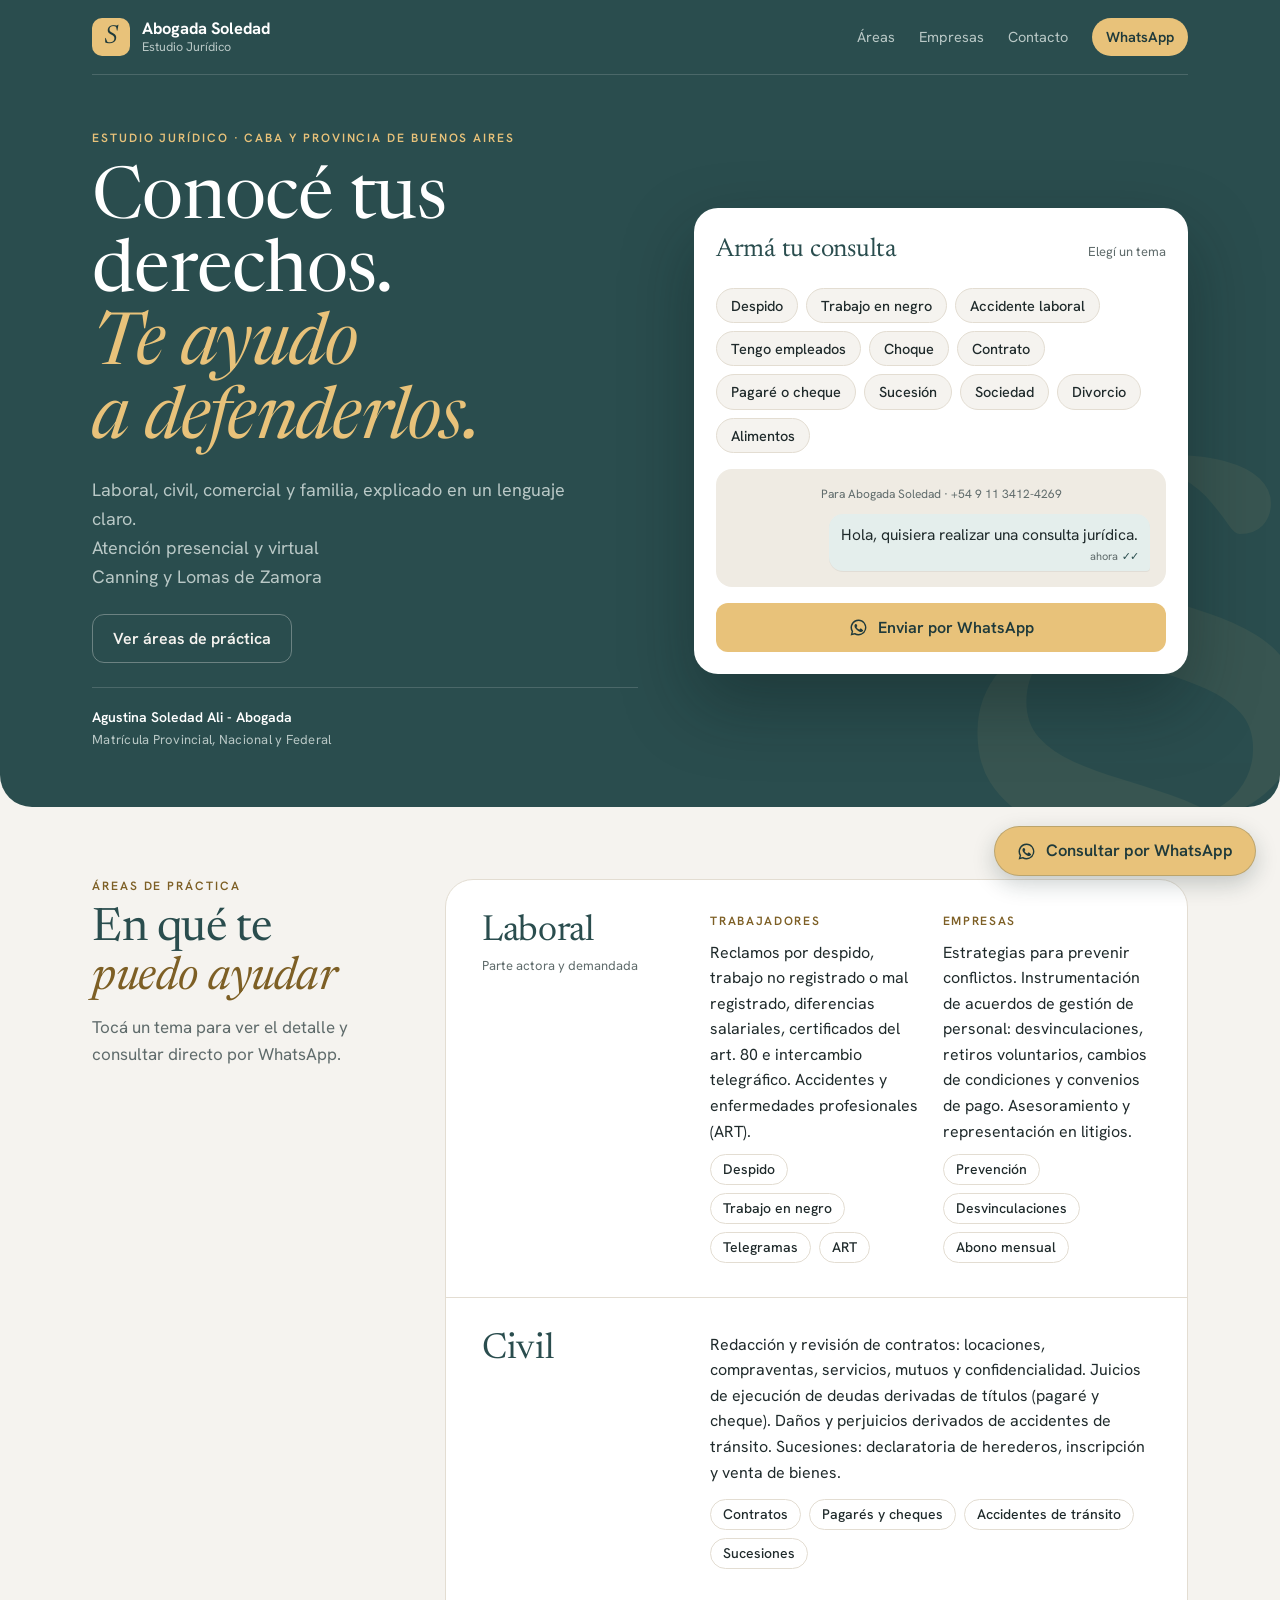
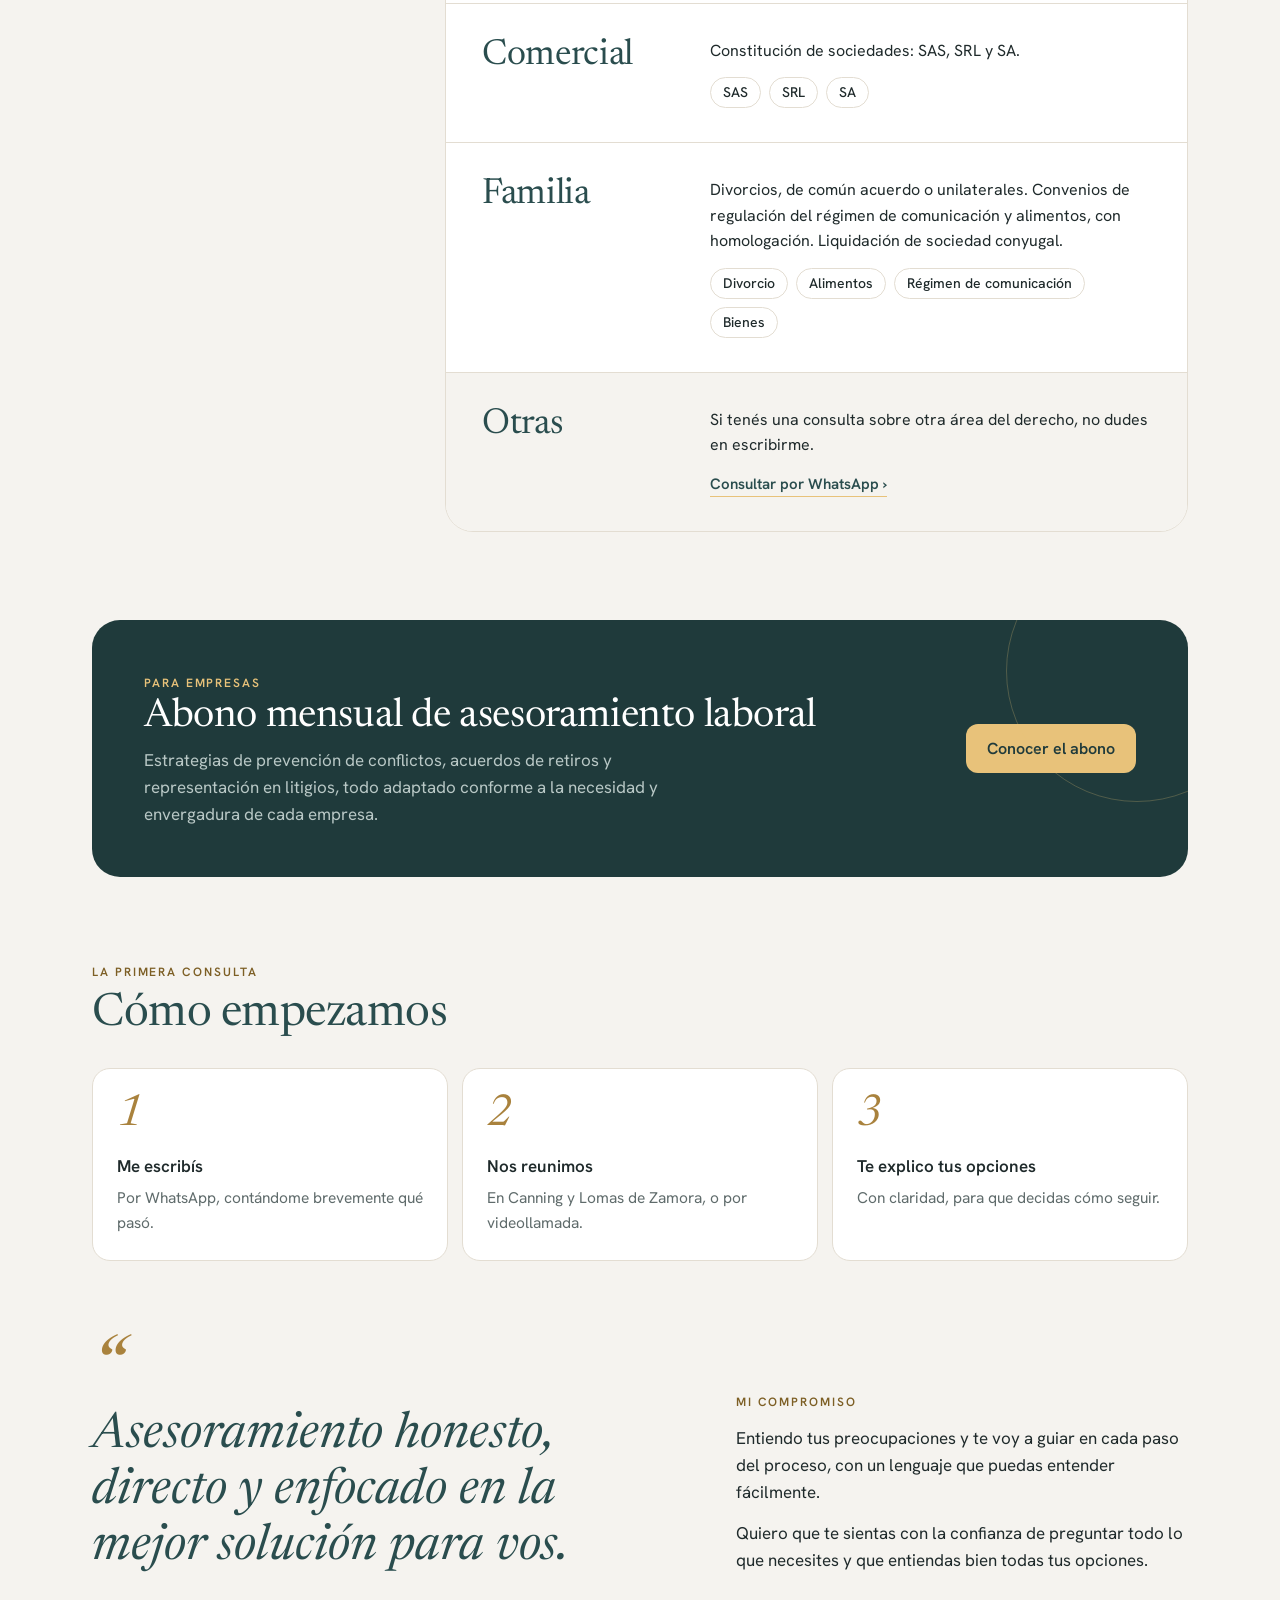
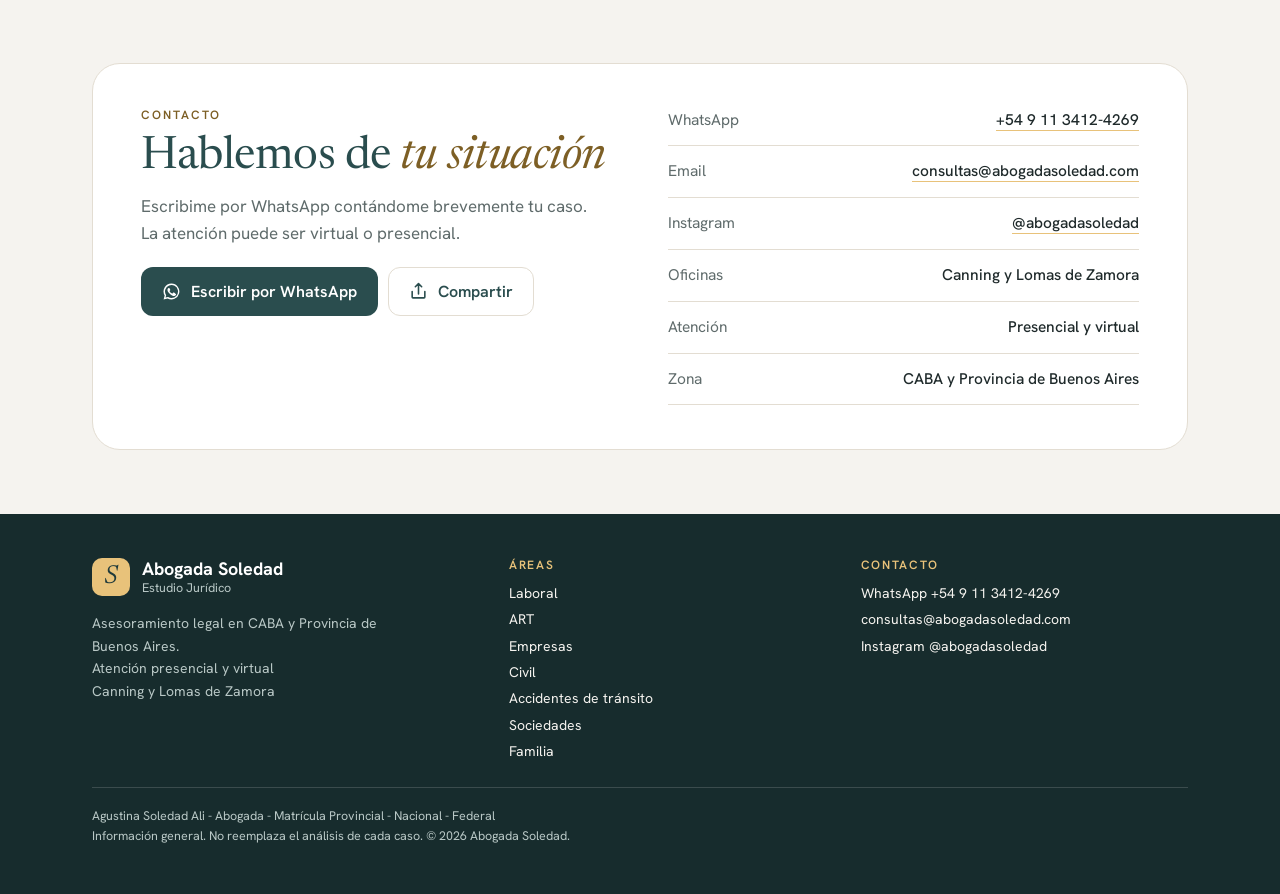
<file: index.html>
<!doctype html>
<html lang="es-AR">
<head>
<meta charset="utf-8">
<meta name="viewport" content="width=device-width,initial-scale=1,viewport-fit=cover">
<title>Abogada Soledad · Estudio Jurídico en CABA y Provincia de Buenos Aires</title>
<meta name="description" content="Laboral, ART, civil, comercial y familia. Consultas por WhatsApp. Atención presencial y virtual. Canning y Lomas de Zamora.">
<link rel="canonical" href="https://abogadasoledad.com/">
<meta name="theme-color" content="#2A4D4E">
<meta property="og:type" content="website">
<meta property="og:locale" content="es_AR">
<meta property="og:site_name" content="Abogada Soledad">
<meta property="og:title" content="Abogada Soledad · Estudio Jurídico en CABA y Provincia de Buenos Aires">
<meta property="og:description" content="Laboral, ART, civil, comercial y familia. Consultas por WhatsApp. Atención presencial y virtual. Canning y Lomas de Zamora.">
<meta property="og:url" content="https://abogadasoledad.com/">
<meta property="og:image" content="https://abogadasoledad.com/og/home.png?v=muopwb9u">
<meta property="og:image:width" content="1200">
<meta property="og:image:height" content="630">
<meta name="twitter:card" content="summary_large_image">
<link rel="icon" href="/favicon.svg" type="image/svg+xml">
<link rel="apple-touch-icon" href="/apple-touch-icon.png">
<link rel="preconnect" href="https://fonts.googleapis.com">
<link rel="preconnect" href="https://fonts.gstatic.com" crossorigin>
<link rel="stylesheet" href="https://fonts.googleapis.com/css2?family=Hanken+Grotesk:wght@400;500;600;700&family=Newsreader:ital,opsz,wght@0,6..72,400;0,6..72,500;1,6..72,400&display=swap">
<link rel="stylesheet" href="/assets/site.css?v=muopwb9u">
<script type="application/ld+json">{"@context":"https://schema.org","@type":"LegalService","name":"Abogada Soledad · Estudio Jurídico","url":"https://abogadasoledad.com/","telephone":"+5491134124269","email":"consultas@abogadasoledad.com","image":"https://abogadasoledad.com/og/home.png","sameAs":["https://www.instagram.com/abogadasoledad/"],"areaServed":["Ciudad Autónoma de Buenos Aires","Provincia de Buenos Aires"],"address":[{"@type":"PostalAddress","addressLocality":"Canning","addressRegion":"Buenos Aires","addressCountry":"AR"},{"@type":"PostalAddress","addressLocality":"Lomas de Zamora","addressRegion":"Buenos Aires","addressCountry":"AR"}],"knowsAbout":["Derecho laboral","ART","Derecho civil","Sucesiones","Sociedades","Derecho de familia"]}</script>
</head>
<body>
<header class="hero"><div class="in">
  <div class="top"><a class="brand" href="/"><span class="mark" aria-hidden="true">S</span><span><b>Abogada Soledad</b><small>Estudio Jurídico</small></span></a>
    <nav class="nav"><a class="lg" href="#areas">Áreas</a><a class="lg" href="/empresas/">Empresas</a><a class="lg" href="#contacto">Contacto</a>
      <a class="pill" href="https://wa.me/5491134124269?text=Hola%2C%20quisiera%20realizar%20una%20consulta%20jur%C3%ADdica." data-wa target="_blank" rel="noopener">WhatsApp</a></nav>
  </div>
  <div class="hero-grid">
    <div class="hero-copy">
      <span class="kicker">Estudio Jurídico · CABA y Provincia de Buenos Aires</span>
      <h1>Conocé tus derechos. <em>Te ayudo a defenderlos.</em></h1>
      <p class="lead">Laboral, civil, comercial y familia, explicado en un lenguaje claro.<br>Atención presencial y virtual<br>Canning y Lomas de Zamora</p>
      <div class="ctas"><a class="btn btn-ghost" href="#areas">Ver áreas de práctica</a></div>
      <div class="creds"><b>Agustina Soledad Ali - Abogada</b><span>Matrícula Provincial, Nacional y Federal</span></div>
    </div>
    <div class="composer" id="composer" data-generic="Hola, quisiera realizar una consulta jurídica.">
      <div class="composer-h"><h2>Armá tu consulta</h2><span>Elegí un tema</span></div>
      <div class="chips"><button type="button" class="chip" aria-pressed="false" data-msg="por un despido." data-href="/laboral/" data-area="Laboral">Despido</button><button type="button" class="chip" aria-pressed="false" data-msg="por trabajo no registrado." data-href="/laboral/" data-area="Laboral">Trabajo en negro</button><button type="button" class="chip" aria-pressed="false" data-msg="por un accidente de trabajo (ART)." data-href="/art/" data-area="ART">Accidente laboral</button><button type="button" class="chip" aria-pressed="false" data-msg="por asesoramiento laboral para mi empresa." data-href="/empresas/" data-area="Empresas">Tengo empleados</button><button type="button" class="chip" aria-pressed="false" data-msg="por un accidente de tránsito." data-href="/transito/" data-area="Tránsito">Choque</button><button type="button" class="chip" aria-pressed="false" data-msg="por un contrato." data-href="/civil/" data-area="Civil">Contrato</button><button type="button" class="chip" aria-pressed="false" data-msg="por el cobro de un pagaré o cheque." data-href="/civil/" data-area="Civil">Pagaré o cheque</button><button type="button" class="chip" aria-pressed="false" data-msg="por una sucesión." data-href="/civil/" data-area="Civil">Sucesión</button><button type="button" class="chip" aria-pressed="false" data-msg="por la constitución de una sociedad." data-href="/sociedades/" data-area="Sociedades">Sociedad</button><button type="button" class="chip" aria-pressed="false" data-msg="por un divorcio." data-href="/familia/" data-area="Familia">Divorcio</button><button type="button" class="chip" aria-pressed="false" data-msg="por alimentos." data-href="/familia/" data-area="Familia">Alimentos</button></div>
      <div class="chat" aria-live="polite"><span class="to">Para Abogada Soledad · +54 9 11 3412-4269</span>
        <p class="bubble"><span id="c-msg">Hola, quisiera realizar una consulta jurídica.</span><span class="meta">ahora<b>✓✓</b></span></p></div>
      <div class="composer-actions">
        <a class="btn btn-gold" id="c-send" href="https://wa.me/5491134124269?text=Hola%2C%20quisiera%20realizar%20una%20consulta%20jur%C3%ADdica." data-wa target="_blank" rel="noopener"><svg viewBox="0 0 24 24" fill="currentColor" aria-hidden="true"><path d="M12 2a10 10 0 0 0-8.6 15.1L2 22l5-1.3A10 10 0 1 0 12 2Zm0 18.2a8.2 8.2 0 0 1-4.2-1.2l-.3-.2-3 .8.8-2.9-.2-.3A8.2 8.2 0 1 1 12 20.2Zm4.5-6.1c-.2-.1-1.5-.7-1.7-.8-.2-.1-.4-.1-.6.1l-.8 1c-.1.2-.3.2-.5.1a6.7 6.7 0 0 1-3.3-2.9c-.2-.4.3-.4.8-1.3.1-.2 0-.3 0-.4l-.8-1.8c-.2-.5-.4-.4-.6-.4h-.5a1 1 0 0 0-.7.3 3 3 0 0 0-.9 2.2 5.2 5.2 0 0 0 1.1 2.8 11.9 11.9 0 0 0 4.6 4c1.7.7 2.4.8 3.2.7.5-.1 1.5-.6 1.8-1.2.2-.6.2-1.1.1-1.2l-.4-.2Z"/></svg>Enviar por WhatsApp</a>
        <a class="more" id="c-more" href="#areas" hidden>Ver más ›</a>
      </div>
    </div>
  </div>
</div></header>

<main class="in">
  <section class="sec split" id="areas">
    <div class="sec-h"><span class="kicker">Áreas de práctica</span><h2>En qué te <em>puedo ayudar</em></h2><p>Tocá un tema para ver el detalle y consultar directo por WhatsApp.</p></div>
    <div class="areas"><article class="area" id="laboral"><div class="area-name"><h3>Laboral</h3><span>Parte actora y demandada</span></div>
        <div class="area-body"><div class="area-cols"><div class="area-col"><h4>Trabajadores</h4><p>Reclamos por despido, trabajo no registrado o mal registrado, diferencias salariales, certificados del art. 80 e intercambio telegráfico. Accidentes y enfermedades profesionales (ART).</p><div class="chips"><a class="chip" href="/laboral/">Despido</a><a class="chip" href="/laboral/">Trabajo en negro</a><a class="chip" href="/laboral/">Telegramas</a><a class="chip" href="/art/">ART</a></div></div><div class="area-col"><h4>Empresas</h4><p>Estrategias para prevenir conflictos. Instrumentación de acuerdos de gestión de personal: desvinculaciones, retiros voluntarios, cambios de condiciones y convenios de pago. Asesoramiento y representación en litigios.</p><div class="chips"><a class="chip" href="/empresas/">Prevención</a><a class="chip" href="/empresas/">Desvinculaciones</a><a class="chip" href="/empresas/">Abono mensual</a></div></div></div></div></article><article class="area" id="civil"><div class="area-name"><h3>Civil</h3></div>
        <div class="area-body"><p>Redacción y revisión de contratos: locaciones, compraventas, servicios, mutuos y confidencialidad. Juicios de ejecución de deudas derivadas de títulos (pagaré y cheque). Daños y perjuicios derivados de accidentes de tránsito. Sucesiones: declaratoria de herederos, inscripción y venta de bienes.</p><div class="chips"><a class="chip" href="/civil/">Contratos</a><a class="chip" href="/civil/">Pagarés y cheques</a><a class="chip" href="/transito/">Accidentes de tránsito</a><a class="chip" href="/civil/">Sucesiones</a></div></div></article><article class="area" id="comercial"><div class="area-name"><h3>Comercial</h3></div>
        <div class="area-body"><p>Constitución de sociedades: SAS, SRL y SA.</p><div class="chips"><a class="chip" href="/sociedades/">SAS</a><a class="chip" href="/sociedades/">SRL</a><a class="chip" href="/sociedades/">SA</a></div></div></article><article class="area" id="familia"><div class="area-name"><h3>Familia</h3></div>
        <div class="area-body"><p>Divorcios, de común acuerdo o unilaterales. Convenios de regulación del régimen de comunicación y alimentos, con homologación. Liquidación de sociedad conyugal.</p><div class="chips"><a class="chip" href="/familia/">Divorcio</a><a class="chip" href="/familia/">Alimentos</a><a class="chip" href="/familia/">Régimen de comunicación</a><a class="chip" href="/familia/">Bienes</a></div></div></article>
      <article class="area other"><div class="area-name"><h3>Otras</h3></div>
        <div class="area-body"><p>Si tenés una consulta sobre otra área del derecho, no dudes en escribirme.</p>
        <a class="go-link" href="https://wa.me/5491134124269?text=Hola%2C%20quisiera%20realizar%20una%20consulta%20jur%C3%ADdica." data-wa target="_blank" rel="noopener">Consultar por WhatsApp ›</a></div></article>
    </div>
  </section>

  <section class="band"><div><span class="kicker">Para empresas</span><h2>Abono mensual de asesoramiento laboral</h2><p>Estrategias de prevención de conflictos, acuerdos de retiros y representación en litigios, todo adaptado conforme a la necesidad y envergadura de cada empresa.</p></div>
    <a class="btn btn-gold" href="/empresas/">Conocer el abono</a></section>

  <section class="sec"><div class="sec-h"><span class="kicker">La primera consulta</span><h2>Cómo empezamos</h2></div>
    <ol class="steps">
      <li><strong>Me escribís</strong><span>Por WhatsApp, contándome brevemente qué pasó.</span></li>
      <li><strong>Nos reunimos</strong><span>En Canning y Lomas de Zamora, o por videollamada.</span></li>
      <li><strong>Te explico tus opciones</strong><span>Con claridad, para que decidas cómo seguir.</span></li>
    </ol></section>

  <section class="quote-sec">
    <p class="quote">Asesoramiento honesto, directo y enfocado en la mejor solución para vos.</p>
    <div class="prose"><span class="kicker">Mi compromiso</span>
      <p>Entiendo tus preocupaciones y te voy a guiar en cada paso del proceso, con un lenguaje que puedas entender fácilmente.</p>
      <p>Quiero que te sientas con la confianza de preguntar todo lo que necesites y que entiendas bien todas tus opciones.</p>
    </div>
  </section>

  <section class="contact" id="contacto">
    <div class="sec-h"><span class="kicker">Contacto</span><h2>Hablemos de <em>tu situación</em></h2><p>Escribime por WhatsApp contándome brevemente tu caso. La atención puede ser virtual o presencial.</p>
      <div class="row" style="padding-top:10px"><a class="btn btn-teal" href="https://wa.me/5491134124269?text=Hola%2C%20quisiera%20realizar%20una%20consulta%20jur%C3%ADdica." data-wa target="_blank" rel="noopener"><svg viewBox="0 0 24 24" fill="currentColor" aria-hidden="true"><path d="M12 2a10 10 0 0 0-8.6 15.1L2 22l5-1.3A10 10 0 1 0 12 2Zm0 18.2a8.2 8.2 0 0 1-4.2-1.2l-.3-.2-3 .8.8-2.9-.2-.3A8.2 8.2 0 1 1 12 20.2Zm4.5-6.1c-.2-.1-1.5-.7-1.7-.8-.2-.1-.4-.1-.6.1l-.8 1c-.1.2-.3.2-.5.1a6.7 6.7 0 0 1-3.3-2.9c-.2-.4.3-.4.8-1.3.1-.2 0-.3 0-.4l-.8-1.8c-.2-.5-.4-.4-.6-.4h-.5a1 1 0 0 0-.7.3 3 3 0 0 0-.9 2.2 5.2 5.2 0 0 0 1.1 2.8 11.9 11.9 0 0 0 4.6 4c1.7.7 2.4.8 3.2.7.5-.1 1.5-.6 1.8-1.2.2-.6.2-1.1.1-1.2l-.4-.2Z"/></svg>Escribir por WhatsApp</a><button type="button" class="btn btn-line" data-share data-url="https://abogadasoledad.com/" data-text="Abogada Soledad · Asesoramiento legal en CABA y Provincia de Buenos Aires"><svg viewBox="0 0 24 24" fill="none" stroke="currentColor" stroke-width="2" stroke-linecap="round" stroke-linejoin="round" aria-hidden="true"><path d="M4 12v7a1 1 0 0 0 1 1h14a1 1 0 0 0 1-1v-7M16 6l-4-4-4 4M12 2v13"/></svg>Compartir</button></div></div>
    <div class="info">
      <div><span>WhatsApp</span><span><a href="https://wa.me/5491134124269">+54 9 11 3412-4269</a></span></div>
      <div><span>Email</span><span><a href="mailto:consultas@abogadasoledad.com">consultas@abogadasoledad.com</a></span></div>
      <div><span>Instagram</span><span><a href="https://www.instagram.com/abogadasoledad/">@abogadasoledad</a></span></div>
      <div><span>Oficinas</span><span>Canning y Lomas de Zamora</span></div>
      <div><span>Atención</span><span>Presencial y virtual</span></div>
      <div><span>Zona</span><span>CABA y Provincia de Buenos Aires</span></div>
    </div>
  </section>
</main>

<footer><div class="in foot">
  <div><a class="brand" href="/"><span class="mark" aria-hidden="true">S</span><span><b>Abogada Soledad</b><small>Estudio Jurídico</small></span></a><p style="padding-top:12px;max-width:40ch">Asesoramiento legal en CABA y Provincia de Buenos Aires.<br>Atención presencial y virtual<br>Canning y Lomas de Zamora</p></div>
  <div><h4>Áreas</h4><a href="/laboral/">Laboral</a><a href="/art/">ART</a><a href="/empresas/">Empresas</a><a href="/civil/">Civil</a><a href="/transito/">Accidentes de tránsito</a><a href="/sociedades/">Sociedades</a><a href="/familia/">Familia</a></div>
  <div><h4>Contacto</h4><a href="https://wa.me/5491134124269">WhatsApp +54 9 11 3412-4269</a><a href="mailto:consultas@abogadasoledad.com">consultas@abogadasoledad.com</a><a href="https://www.instagram.com/abogadasoledad/">Instagram @abogadasoledad</a></div>
  <p class="fine">Agustina Soledad Ali - Abogada - Matrícula Provincial - Nacional - Federal<br>Información general. No reemplaza el análisis de cada caso. © 2026 Abogada Soledad.</p>
</div></footer>
<div class="bar"><a class="btn btn-gold" href="https://wa.me/5491134124269?text=Hola%2C%20quisiera%20realizar%20una%20consulta%20jur%C3%ADdica." data-wa target="_blank" rel="noopener"><svg viewBox="0 0 24 24" fill="currentColor" aria-hidden="true"><path d="M12 2a10 10 0 0 0-8.6 15.1L2 22l5-1.3A10 10 0 1 0 12 2Zm0 18.2a8.2 8.2 0 0 1-4.2-1.2l-.3-.2-3 .8.8-2.9-.2-.3A8.2 8.2 0 1 1 12 20.2Zm4.5-6.1c-.2-.1-1.5-.7-1.7-.8-.2-.1-.4-.1-.6.1l-.8 1c-.1.2-.3.2-.5.1a6.7 6.7 0 0 1-3.3-2.9c-.2-.4.3-.4.8-1.3.1-.2 0-.3 0-.4l-.8-1.8c-.2-.5-.4-.4-.6-.4h-.5a1 1 0 0 0-.7.3 3 3 0 0 0-.9 2.2 5.2 5.2 0 0 0 1.1 2.8 11.9 11.9 0 0 0 4.6 4c1.7.7 2.4.8 3.2.7.5-.1 1.5-.6 1.8-1.2.2-.6.2-1.1.1-1.2l-.4-.2Z"/></svg>Consultar por WhatsApp</a></div>
<script>
(function(){
  var q=new URLSearchParams(location.search),c=q.get("c")||q.get("utm_campaign");
  c=c?c.replace(/[^\w\- ]/g,"").slice(0,40):"";
  function ref(href){if(!c)return href;var u=new URL(href),t=u.searchParams.get("text")||"";return u.origin+u.pathname+"?text="+encodeURIComponent(t+" [ref: "+c+"]");}
  document.querySelectorAll("a[data-wa]").forEach(function(a){a.href=ref(a.href);});
  document.querySelectorAll("[data-share]").forEach(function(b){b.addEventListener("click",function(){
    var url=b.dataset.url,text=b.dataset.text;
    if(navigator.share){navigator.share({title:document.title,text:text,url:url}).catch(function(){});}
    else{window.open("https://wa.me/?text="+encodeURIComponent(text+" "+url),"_blank","noopener");}
  });});
  var box=document.getElementById("composer");
  if(box){
    var msg=document.getElementById("c-msg"),send=document.getElementById("c-send"),more=document.getElementById("c-more");
    box.querySelectorAll("[data-msg]").forEach(function(b){b.addEventListener("click",function(){
      var on=b.getAttribute("aria-pressed")!=="true";
      box.querySelectorAll("[data-msg]").forEach(function(x){x.setAttribute("aria-pressed","false");});
      var text=on?"Hola, quisiera consultar "+b.dataset.msg:box.dataset.generic;
      if(on)b.setAttribute("aria-pressed","true");
      msg.textContent=text;
      send.href=ref("https://wa.me/5491134124269?text="+encodeURIComponent(text));
      if(on){more.hidden=false;more.href=b.dataset.href;more.textContent="Ver más sobre "+b.dataset.area+" ›";}else{more.hidden=true;}
    });});
  }
})();
</script>
</body></html>
</file>
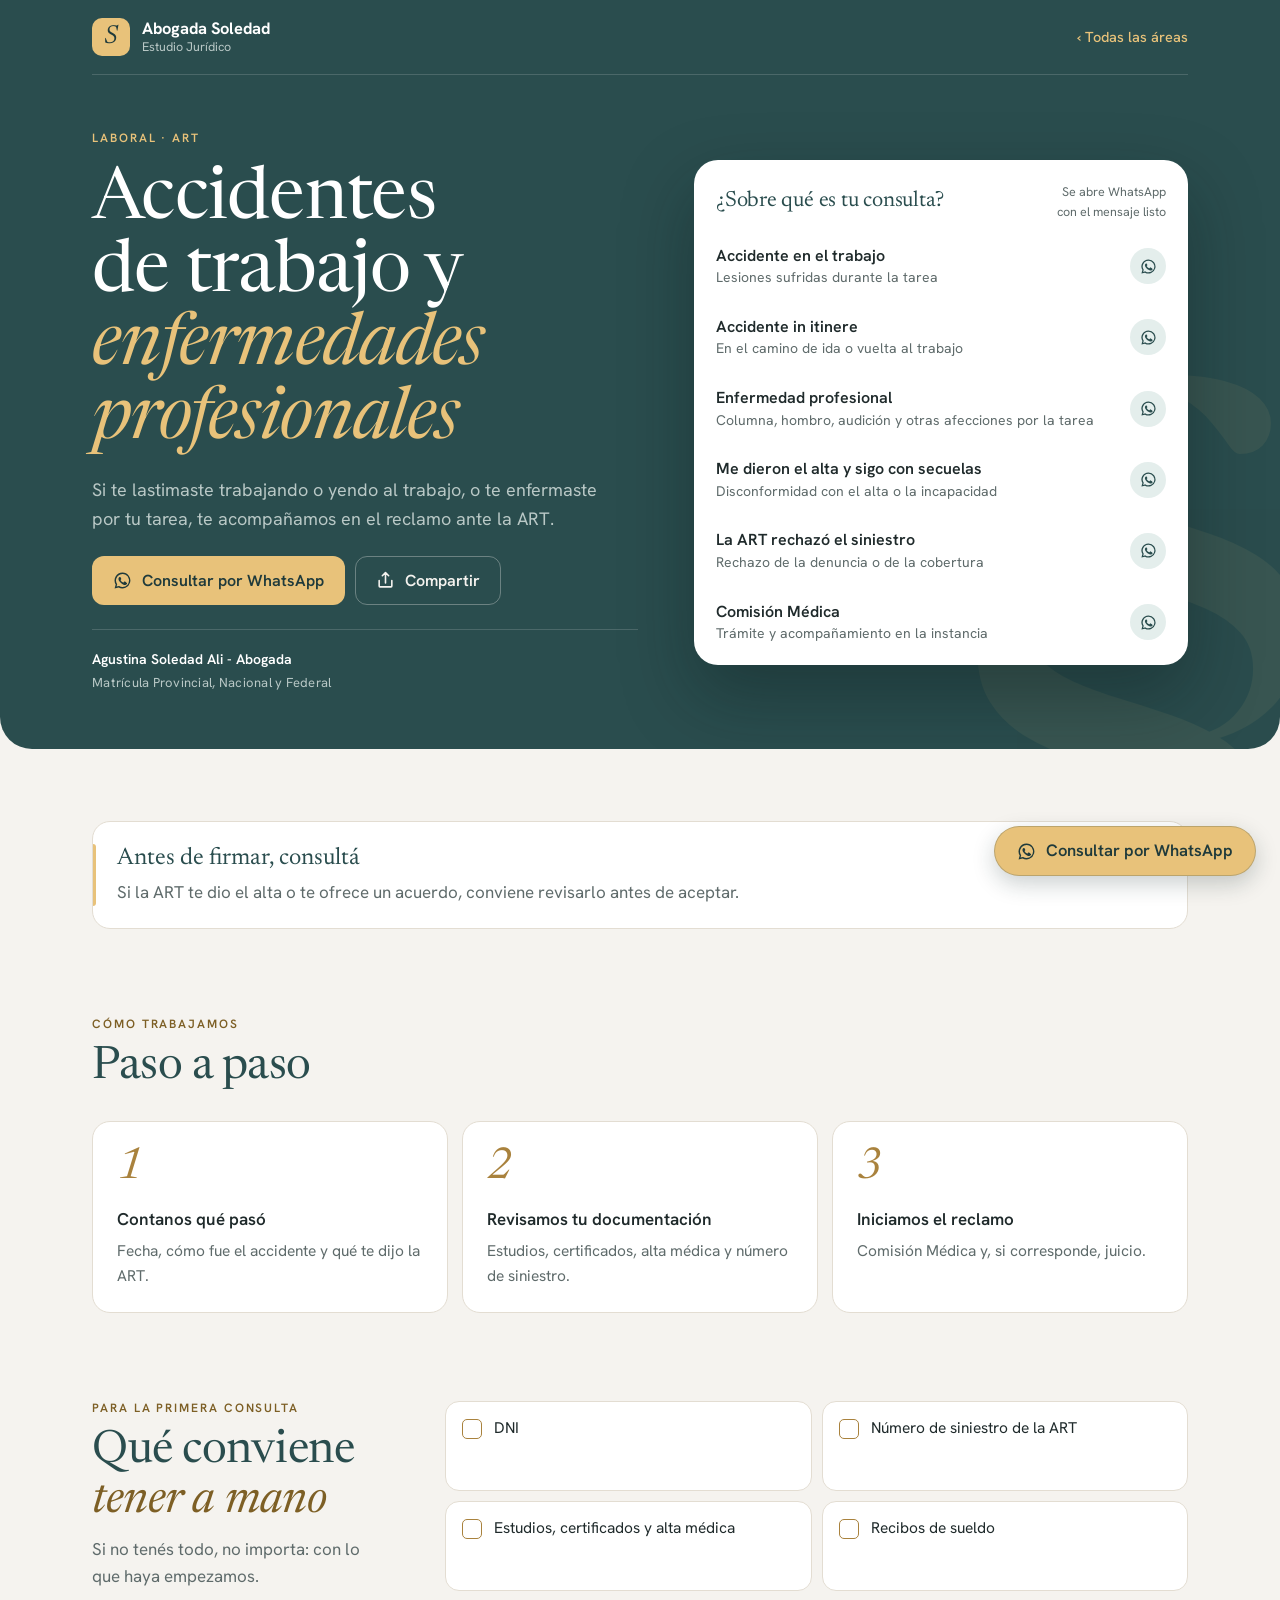
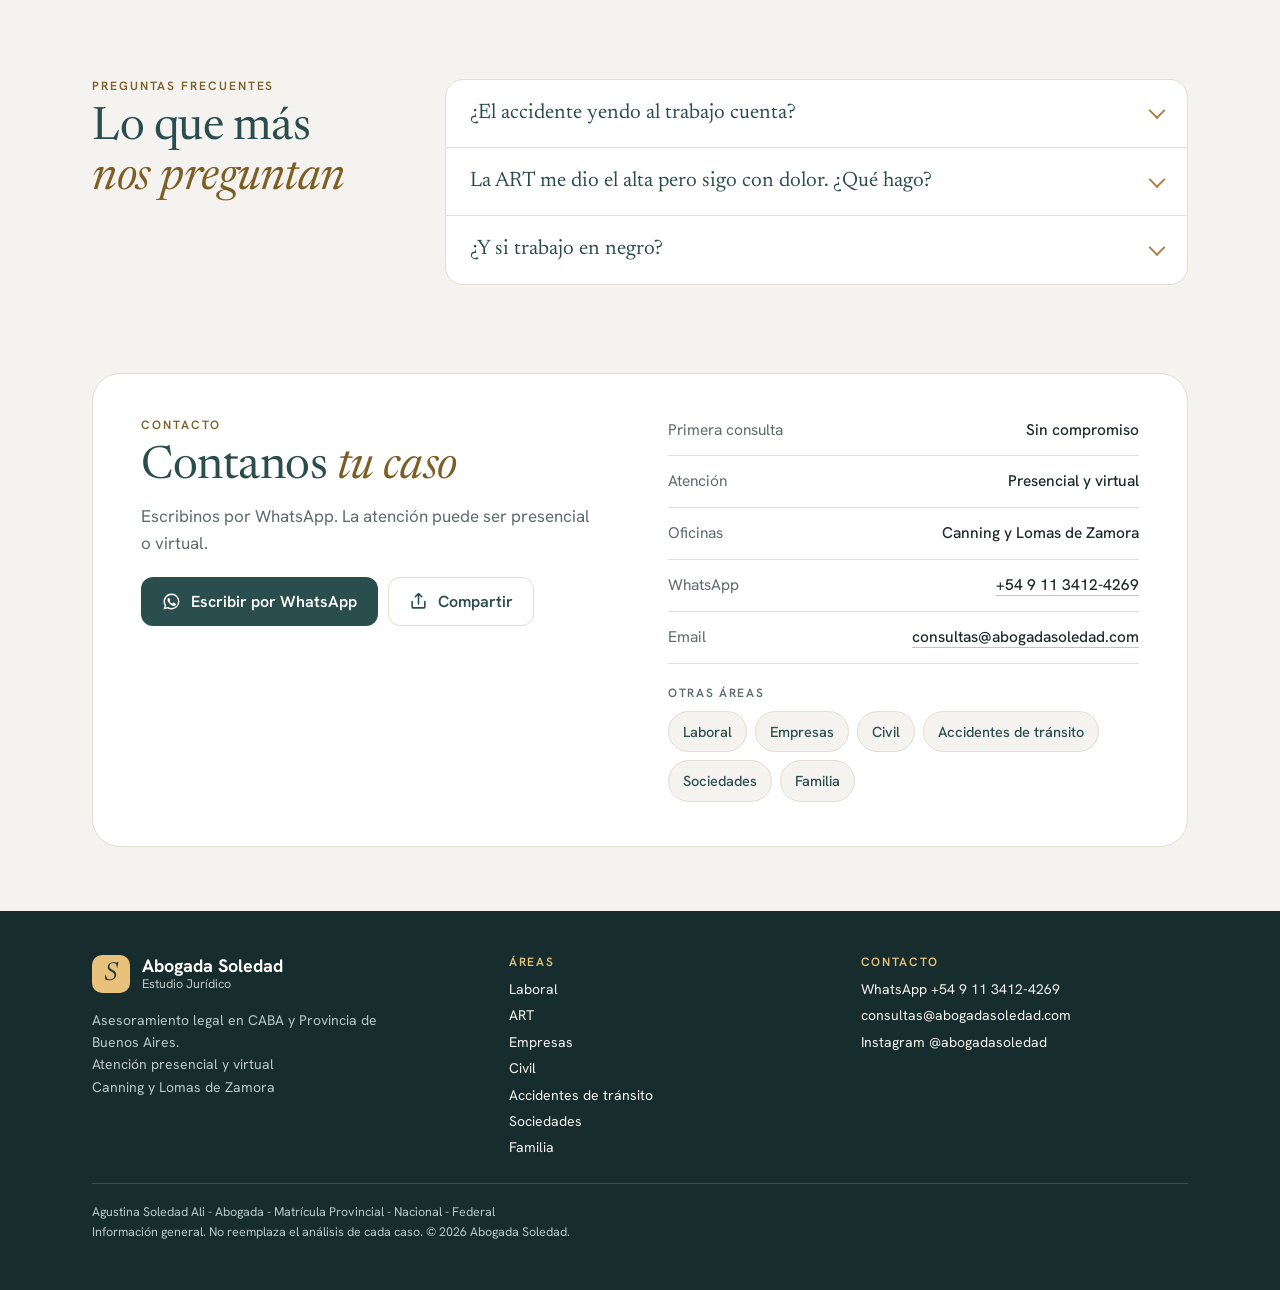
<file: art/index.html>
<!doctype html>
<html lang="es-AR">
<head>
<meta charset="utf-8">
<meta name="viewport" content="width=device-width,initial-scale=1,viewport-fit=cover">
<title>Accidentes de trabajo y enfermedades profesionales (ART) · Abogada Soledad</title>
<meta name="description" content="Accidentes en el trabajo o en el trayecto, enfermedades profesionales, altas con secuelas y rechazos de la ART.">
<link rel="canonical" href="https://abogadasoledad.com/art/">
<meta name="theme-color" content="#2A4D4E">
<meta property="og:type" content="website">
<meta property="og:locale" content="es_AR">
<meta property="og:site_name" content="Abogada Soledad">
<meta property="og:title" content="Accidentes de trabajo y enfermedades profesionales (ART) · Abogada Soledad">
<meta property="og:description" content="Accidentes en el trabajo o en el trayecto, enfermedades profesionales, altas con secuelas y rechazos de la ART.">
<meta property="og:url" content="https://abogadasoledad.com/art/">
<meta property="og:image" content="https://abogadasoledad.com/og/art.png?v=muopwb9u">
<meta property="og:image:width" content="1200">
<meta property="og:image:height" content="630">
<meta name="twitter:card" content="summary_large_image">
<link rel="icon" href="/favicon.svg" type="image/svg+xml">
<link rel="apple-touch-icon" href="/apple-touch-icon.png">
<link rel="preconnect" href="https://fonts.googleapis.com">
<link rel="preconnect" href="https://fonts.gstatic.com" crossorigin>
<link rel="stylesheet" href="https://fonts.googleapis.com/css2?family=Hanken+Grotesk:wght@400;500;600;700&family=Newsreader:ital,opsz,wght@0,6..72,400;0,6..72,500;1,6..72,400&display=swap">
<link rel="stylesheet" href="/assets/site.css?v=muopwb9u">
<script type="application/ld+json">{"@context":"https://schema.org","@type":"LegalService","name":"Abogada Soledad · Estudio Jurídico","url":"https://abogadasoledad.com/","telephone":"+5491134124269","email":"consultas@abogadasoledad.com","image":"https://abogadasoledad.com/og/home.png","sameAs":["https://www.instagram.com/abogadasoledad/"],"areaServed":["Ciudad Autónoma de Buenos Aires","Provincia de Buenos Aires"],"address":[{"@type":"PostalAddress","addressLocality":"Canning","addressRegion":"Buenos Aires","addressCountry":"AR"},{"@type":"PostalAddress","addressLocality":"Lomas de Zamora","addressRegion":"Buenos Aires","addressCountry":"AR"}],"knowsAbout":["Derecho laboral","ART","Derecho civil","Sucesiones","Sociedades","Derecho de familia"]}</script>
</head>
<body>
<header class="hero"><div class="in">
  <div class="top"><a class="brand" href="/"><span class="mark" aria-hidden="true">S</span><span><b>Abogada Soledad</b><small>Estudio Jurídico</small></span></a><nav class="nav"><a class="back" href="/">‹ Todas las áreas</a></nav></div>
  <div class="hero-grid">
    <div class="hero-copy">
      <span class="kicker">Laboral · ART</span>
      <h1>Accidentes de trabajo y <em>enfermedades profesionales</em></h1>
      <p class="lead">Si te lastimaste trabajando o yendo al trabajo, o te enfermaste por tu tarea, te acompañamos en el reclamo ante la ART.</p>
      <div class="ctas">
        <a class="btn btn-gold" href="https://wa.me/5491134124269?text=Hola%2C%20vengo%20de%20la%20p%C3%A1gina%20de%20ART.%20Quisiera%20consultar%20por%20un%20accidente%20de%20trabajo%20(ART)." data-wa target="_blank" rel="noopener"><svg viewBox="0 0 24 24" fill="currentColor" aria-hidden="true"><path d="M12 2a10 10 0 0 0-8.6 15.1L2 22l5-1.3A10 10 0 1 0 12 2Zm0 18.2a8.2 8.2 0 0 1-4.2-1.2l-.3-.2-3 .8.8-2.9-.2-.3A8.2 8.2 0 1 1 12 20.2Zm4.5-6.1c-.2-.1-1.5-.7-1.7-.8-.2-.1-.4-.1-.6.1l-.8 1c-.1.2-.3.2-.5.1a6.7 6.7 0 0 1-3.3-2.9c-.2-.4.3-.4.8-1.3.1-.2 0-.3 0-.4l-.8-1.8c-.2-.5-.4-.4-.6-.4h-.5a1 1 0 0 0-.7.3 3 3 0 0 0-.9 2.2 5.2 5.2 0 0 0 1.1 2.8 11.9 11.9 0 0 0 4.6 4c1.7.7 2.4.8 3.2.7.5-.1 1.5-.6 1.8-1.2.2-.6.2-1.1.1-1.2l-.4-.2Z"/></svg>Consultar por WhatsApp</a>
        <button type="button" class="btn btn-ghost" data-share data-url="https://abogadasoledad.com/art/" data-text="Accidentes de trabajo y enfermedades profesionales · Abogada Soledad"><svg viewBox="0 0 24 24" fill="none" stroke="currentColor" stroke-width="2" stroke-linecap="round" stroke-linejoin="round" aria-hidden="true"><path d="M4 12v7a1 1 0 0 0 1 1h14a1 1 0 0 0 1-1v-7M16 6l-4-4-4 4M12 2v13"/></svg>Compartir</button>
      </div>
      <div class="creds"><b>Agustina Soledad Ali - Abogada</b><span>Matrícula Provincial, Nacional y Federal</span></div>
    </div>
    <div class="topics">
    <div class="topics-h"><h2>¿Sobre qué es tu consulta?</h2><span>Se abre WhatsApp<br>con el mensaje listo</span></div>
    <ul class="list"><li><a href="https://wa.me/5491134124269?text=Hola%2C%20vengo%20de%20la%20p%C3%A1gina%20de%20ART.%20Quisiera%20consultar%20por%20un%20accidente%20en%20el%20trabajo." data-wa target="_blank" rel="noopener"><strong>Accidente en el trabajo</strong><small>Lesiones sufridas durante la tarea</small><span class="go"><svg viewBox="0 0 24 24" fill="currentColor" aria-hidden="true"><path d="M12 2a10 10 0 0 0-8.6 15.1L2 22l5-1.3A10 10 0 1 0 12 2Zm0 18.2a8.2 8.2 0 0 1-4.2-1.2l-.3-.2-3 .8.8-2.9-.2-.3A8.2 8.2 0 1 1 12 20.2Zm4.5-6.1c-.2-.1-1.5-.7-1.7-.8-.2-.1-.4-.1-.6.1l-.8 1c-.1.2-.3.2-.5.1a6.7 6.7 0 0 1-3.3-2.9c-.2-.4.3-.4.8-1.3.1-.2 0-.3 0-.4l-.8-1.8c-.2-.5-.4-.4-.6-.4h-.5a1 1 0 0 0-.7.3 3 3 0 0 0-.9 2.2 5.2 5.2 0 0 0 1.1 2.8 11.9 11.9 0 0 0 4.6 4c1.7.7 2.4.8 3.2.7.5-.1 1.5-.6 1.8-1.2.2-.6.2-1.1.1-1.2l-.4-.2Z"/></svg></span></a></li><li><a href="https://wa.me/5491134124269?text=Hola%2C%20vengo%20de%20la%20p%C3%A1gina%20de%20ART.%20Quisiera%20consultar%20por%20un%20accidente%20in%20itinere%20(yendo%20o%20volviendo%20del%20trabajo)." data-wa target="_blank" rel="noopener"><strong>Accidente in itinere</strong><small>En el camino de ida o vuelta al trabajo</small><span class="go"><svg viewBox="0 0 24 24" fill="currentColor" aria-hidden="true"><path d="M12 2a10 10 0 0 0-8.6 15.1L2 22l5-1.3A10 10 0 1 0 12 2Zm0 18.2a8.2 8.2 0 0 1-4.2-1.2l-.3-.2-3 .8.8-2.9-.2-.3A8.2 8.2 0 1 1 12 20.2Zm4.5-6.1c-.2-.1-1.5-.7-1.7-.8-.2-.1-.4-.1-.6.1l-.8 1c-.1.2-.3.2-.5.1a6.7 6.7 0 0 1-3.3-2.9c-.2-.4.3-.4.8-1.3.1-.2 0-.3 0-.4l-.8-1.8c-.2-.5-.4-.4-.6-.4h-.5a1 1 0 0 0-.7.3 3 3 0 0 0-.9 2.2 5.2 5.2 0 0 0 1.1 2.8 11.9 11.9 0 0 0 4.6 4c1.7.7 2.4.8 3.2.7.5-.1 1.5-.6 1.8-1.2.2-.6.2-1.1.1-1.2l-.4-.2Z"/></svg></span></a></li><li><a href="https://wa.me/5491134124269?text=Hola%2C%20vengo%20de%20la%20p%C3%A1gina%20de%20ART.%20Quisiera%20consultar%20por%20una%20enfermedad%20profesional." data-wa target="_blank" rel="noopener"><strong>Enfermedad profesional</strong><small>Columna, hombro, audición y otras afecciones por la tarea</small><span class="go"><svg viewBox="0 0 24 24" fill="currentColor" aria-hidden="true"><path d="M12 2a10 10 0 0 0-8.6 15.1L2 22l5-1.3A10 10 0 1 0 12 2Zm0 18.2a8.2 8.2 0 0 1-4.2-1.2l-.3-.2-3 .8.8-2.9-.2-.3A8.2 8.2 0 1 1 12 20.2Zm4.5-6.1c-.2-.1-1.5-.7-1.7-.8-.2-.1-.4-.1-.6.1l-.8 1c-.1.2-.3.2-.5.1a6.7 6.7 0 0 1-3.3-2.9c-.2-.4.3-.4.8-1.3.1-.2 0-.3 0-.4l-.8-1.8c-.2-.5-.4-.4-.6-.4h-.5a1 1 0 0 0-.7.3 3 3 0 0 0-.9 2.2 5.2 5.2 0 0 0 1.1 2.8 11.9 11.9 0 0 0 4.6 4c1.7.7 2.4.8 3.2.7.5-.1 1.5-.6 1.8-1.2.2-.6.2-1.1.1-1.2l-.4-.2Z"/></svg></span></a></li><li><a href="https://wa.me/5491134124269?text=Hola%2C%20vengo%20de%20la%20p%C3%A1gina%20de%20ART.%20Quisiera%20consultar%20porque%20la%20ART%20me%20dio%20el%20alta%20y%20sigo%20con%20secuelas." data-wa target="_blank" rel="noopener"><strong>Me dieron el alta y sigo con secuelas</strong><small>Disconformidad con el alta o la incapacidad</small><span class="go"><svg viewBox="0 0 24 24" fill="currentColor" aria-hidden="true"><path d="M12 2a10 10 0 0 0-8.6 15.1L2 22l5-1.3A10 10 0 1 0 12 2Zm0 18.2a8.2 8.2 0 0 1-4.2-1.2l-.3-.2-3 .8.8-2.9-.2-.3A8.2 8.2 0 1 1 12 20.2Zm4.5-6.1c-.2-.1-1.5-.7-1.7-.8-.2-.1-.4-.1-.6.1l-.8 1c-.1.2-.3.2-.5.1a6.7 6.7 0 0 1-3.3-2.9c-.2-.4.3-.4.8-1.3.1-.2 0-.3 0-.4l-.8-1.8c-.2-.5-.4-.4-.6-.4h-.5a1 1 0 0 0-.7.3 3 3 0 0 0-.9 2.2 5.2 5.2 0 0 0 1.1 2.8 11.9 11.9 0 0 0 4.6 4c1.7.7 2.4.8 3.2.7.5-.1 1.5-.6 1.8-1.2.2-.6.2-1.1.1-1.2l-.4-.2Z"/></svg></span></a></li><li><a href="https://wa.me/5491134124269?text=Hola%2C%20vengo%20de%20la%20p%C3%A1gina%20de%20ART.%20Quisiera%20consultar%20porque%20la%20ART%20rechaz%C3%B3%20mi%20siniestro." data-wa target="_blank" rel="noopener"><strong>La ART rechazó el siniestro</strong><small>Rechazo de la denuncia o de la cobertura</small><span class="go"><svg viewBox="0 0 24 24" fill="currentColor" aria-hidden="true"><path d="M12 2a10 10 0 0 0-8.6 15.1L2 22l5-1.3A10 10 0 1 0 12 2Zm0 18.2a8.2 8.2 0 0 1-4.2-1.2l-.3-.2-3 .8.8-2.9-.2-.3A8.2 8.2 0 1 1 12 20.2Zm4.5-6.1c-.2-.1-1.5-.7-1.7-.8-.2-.1-.4-.1-.6.1l-.8 1c-.1.2-.3.2-.5.1a6.7 6.7 0 0 1-3.3-2.9c-.2-.4.3-.4.8-1.3.1-.2 0-.3 0-.4l-.8-1.8c-.2-.5-.4-.4-.6-.4h-.5a1 1 0 0 0-.7.3 3 3 0 0 0-.9 2.2 5.2 5.2 0 0 0 1.1 2.8 11.9 11.9 0 0 0 4.6 4c1.7.7 2.4.8 3.2.7.5-.1 1.5-.6 1.8-1.2.2-.6.2-1.1.1-1.2l-.4-.2Z"/></svg></span></a></li><li><a href="https://wa.me/5491134124269?text=Hola%2C%20vengo%20de%20la%20p%C3%A1gina%20de%20ART.%20Quisiera%20consultar%20por%20un%20tr%C3%A1mite%20ante%20la%20Comisi%C3%B3n%20M%C3%A9dica." data-wa target="_blank" rel="noopener"><strong>Comisión Médica</strong><small>Trámite y acompañamiento en la instancia</small><span class="go"><svg viewBox="0 0 24 24" fill="currentColor" aria-hidden="true"><path d="M12 2a10 10 0 0 0-8.6 15.1L2 22l5-1.3A10 10 0 1 0 12 2Zm0 18.2a8.2 8.2 0 0 1-4.2-1.2l-.3-.2-3 .8.8-2.9-.2-.3A8.2 8.2 0 1 1 12 20.2Zm4.5-6.1c-.2-.1-1.5-.7-1.7-.8-.2-.1-.4-.1-.6.1l-.8 1c-.1.2-.3.2-.5.1a6.7 6.7 0 0 1-3.3-2.9c-.2-.4.3-.4.8-1.3.1-.2 0-.3 0-.4l-.8-1.8c-.2-.5-.4-.4-.6-.4h-.5a1 1 0 0 0-.7.3 3 3 0 0 0-.9 2.2 5.2 5.2 0 0 0 1.1 2.8 11.9 11.9 0 0 0 4.6 4c1.7.7 2.4.8 3.2.7.5-.1 1.5-.6 1.8-1.2.2-.6.2-1.1.1-1.2l-.4-.2Z"/></svg></span></a></li></ul>
  </div>
  </div>
</div></header>

<main class="in">
  <aside class="note"><strong>Antes de firmar, consultá</strong><span>Si la ART te dio el alta o te ofrece un acuerdo, conviene revisarlo antes de aceptar.</span></aside>

  

  <section class="sec"><div class="sec-h"><span class="kicker">Cómo trabajamos</span><h2>Paso a paso</h2></div>
    <ol class="steps"><li><strong>Contanos qué pasó</strong><span>Fecha, cómo fue el accidente y qué te dijo la ART.</span></li><li><strong>Revisamos tu documentación</strong><span>Estudios, certificados, alta médica y número de siniestro.</span></li><li><strong>Iniciamos el reclamo</strong><span>Comisión Médica y, si corresponde, juicio.</span></li></ol></section>

  <section class="sec split"><div class="sec-h"><span class="kicker">Para la primera consulta</span><h2>Qué conviene <em>tener a mano</em></h2><p>Si no tenés todo, no importa: con lo que haya empezamos.</p></div>
    <ul class="bring"><li>DNI</li><li>Número de siniestro de la ART</li><li>Estudios, certificados y alta médica</li><li>Recibos de sueldo</li></ul></section>

  <section class="sec split"><div class="sec-h"><span class="kicker">Preguntas frecuentes</span><h2>Lo que más <em>nos preguntan</em></h2></div>
    <div class="faq"><details><summary>¿El accidente yendo al trabajo cuenta?</summary><p>Sí. El accidente in itinere, en el trayecto entre tu casa y el trabajo, está cubierto por la ART.</p></details><details><summary>La ART me dio el alta pero sigo con dolor. ¿Qué hago?</summary><p>Se puede cuestionar el alta y pedir que se determine la incapacidad ante la Comisión Médica. Después, si corresponde, se puede ir a juicio.</p></details><details><summary>¿Y si trabajo en negro?</summary><p>Igual podés reclamar. En ese caso el reclamo se dirige al empleador, además de regularizar la relación.</p></details></div></section>

  <section class="contact">
    <div class="sec-h"><span class="kicker">Contacto</span><h2>Contanos <em>tu caso</em></h2><p>Escribinos por WhatsApp. La atención puede ser presencial o virtual.</p>
      <div class="row" style="padding-top:10px"><a class="btn btn-teal" href="https://wa.me/5491134124269?text=Hola%2C%20vengo%20de%20la%20p%C3%A1gina%20de%20ART.%20Quisiera%20consultar%20por%20un%20accidente%20de%20trabajo%20(ART)." data-wa target="_blank" rel="noopener"><svg viewBox="0 0 24 24" fill="currentColor" aria-hidden="true"><path d="M12 2a10 10 0 0 0-8.6 15.1L2 22l5-1.3A10 10 0 1 0 12 2Zm0 18.2a8.2 8.2 0 0 1-4.2-1.2l-.3-.2-3 .8.8-2.9-.2-.3A8.2 8.2 0 1 1 12 20.2Zm4.5-6.1c-.2-.1-1.5-.7-1.7-.8-.2-.1-.4-.1-.6.1l-.8 1c-.1.2-.3.2-.5.1a6.7 6.7 0 0 1-3.3-2.9c-.2-.4.3-.4.8-1.3.1-.2 0-.3 0-.4l-.8-1.8c-.2-.5-.4-.4-.6-.4h-.5a1 1 0 0 0-.7.3 3 3 0 0 0-.9 2.2 5.2 5.2 0 0 0 1.1 2.8 11.9 11.9 0 0 0 4.6 4c1.7.7 2.4.8 3.2.7.5-.1 1.5-.6 1.8-1.2.2-.6.2-1.1.1-1.2l-.4-.2Z"/></svg>Escribir por WhatsApp</a><button type="button" class="btn btn-line" data-share data-url="https://abogadasoledad.com/art/" data-text="Accidentes de trabajo y enfermedades profesionales · Abogada Soledad"><svg viewBox="0 0 24 24" fill="none" stroke="currentColor" stroke-width="2" stroke-linecap="round" stroke-linejoin="round" aria-hidden="true"><path d="M4 12v7a1 1 0 0 0 1 1h14a1 1 0 0 0 1-1v-7M16 6l-4-4-4 4M12 2v13"/></svg>Compartir</button></div></div>
    <div style="display:flex;flex-direction:column;gap:22px;min-width:0">
      <div class="info">
        <div><span>Primera consulta</span><span>Sin compromiso</span></div><div><span>Atención</span><span>Presencial y virtual</span></div><div><span>Oficinas</span><span>Canning y Lomas de Zamora</span></div><div><span>WhatsApp</span><span><a href="https://wa.me/5491134124269">+54 9 11 3412-4269</a></span></div><div><span>Email</span><span><a href="mailto:consultas@abogadasoledad.com">consultas@abogadasoledad.com</a></span></div>
      </div>
      <div style="display:flex;flex-direction:column;gap:10px"><span class="mini-label">Otras áreas</span>
        <nav class="others"><a href="/laboral/">Laboral</a><a href="/empresas/">Empresas</a><a href="/civil/">Civil</a><a href="/transito/">Accidentes de tránsito</a><a href="/sociedades/">Sociedades</a><a href="/familia/">Familia</a></nav></div>
    </div>
  </section>
</main>

<footer><div class="in foot">
  <div><a class="brand" href="/"><span class="mark" aria-hidden="true">S</span><span><b>Abogada Soledad</b><small>Estudio Jurídico</small></span></a><p style="padding-top:12px;max-width:40ch">Asesoramiento legal en CABA y Provincia de Buenos Aires.<br>Atención presencial y virtual<br>Canning y Lomas de Zamora</p></div>
  <div><h4>Áreas</h4><a href="/laboral/">Laboral</a><a href="/art/">ART</a><a href="/empresas/">Empresas</a><a href="/civil/">Civil</a><a href="/transito/">Accidentes de tránsito</a><a href="/sociedades/">Sociedades</a><a href="/familia/">Familia</a></div>
  <div><h4>Contacto</h4><a href="https://wa.me/5491134124269">WhatsApp +54 9 11 3412-4269</a><a href="mailto:consultas@abogadasoledad.com">consultas@abogadasoledad.com</a><a href="https://www.instagram.com/abogadasoledad/">Instagram @abogadasoledad</a></div>
  <p class="fine">Agustina Soledad Ali - Abogada - Matrícula Provincial - Nacional - Federal<br>Información general. No reemplaza el análisis de cada caso. © 2026 Abogada Soledad.</p>
</div></footer>
<div class="bar"><a class="btn btn-gold" href="https://wa.me/5491134124269?text=Hola%2C%20vengo%20de%20la%20p%C3%A1gina%20de%20ART.%20Quisiera%20consultar%20por%20un%20accidente%20de%20trabajo%20(ART)." data-wa target="_blank" rel="noopener"><svg viewBox="0 0 24 24" fill="currentColor" aria-hidden="true"><path d="M12 2a10 10 0 0 0-8.6 15.1L2 22l5-1.3A10 10 0 1 0 12 2Zm0 18.2a8.2 8.2 0 0 1-4.2-1.2l-.3-.2-3 .8.8-2.9-.2-.3A8.2 8.2 0 1 1 12 20.2Zm4.5-6.1c-.2-.1-1.5-.7-1.7-.8-.2-.1-.4-.1-.6.1l-.8 1c-.1.2-.3.2-.5.1a6.7 6.7 0 0 1-3.3-2.9c-.2-.4.3-.4.8-1.3.1-.2 0-.3 0-.4l-.8-1.8c-.2-.5-.4-.4-.6-.4h-.5a1 1 0 0 0-.7.3 3 3 0 0 0-.9 2.2 5.2 5.2 0 0 0 1.1 2.8 11.9 11.9 0 0 0 4.6 4c1.7.7 2.4.8 3.2.7.5-.1 1.5-.6 1.8-1.2.2-.6.2-1.1.1-1.2l-.4-.2Z"/></svg>Consultar por WhatsApp</a></div>
<script>
(function(){
  var q=new URLSearchParams(location.search),c=q.get("c")||q.get("utm_campaign");
  c=c?c.replace(/[^\w\- ]/g,"").slice(0,40):"";
  function ref(href){if(!c)return href;var u=new URL(href),t=u.searchParams.get("text")||"";return u.origin+u.pathname+"?text="+encodeURIComponent(t+" [ref: "+c+"]");}
  document.querySelectorAll("a[data-wa]").forEach(function(a){a.href=ref(a.href);});
  document.querySelectorAll("[data-share]").forEach(function(b){b.addEventListener("click",function(){
    var url=b.dataset.url,text=b.dataset.text;
    if(navigator.share){navigator.share({title:document.title,text:text,url:url}).catch(function(){});}
    else{window.open("https://wa.me/?text="+encodeURIComponent(text+" "+url),"_blank","noopener");}
  });});
  var box=document.getElementById("composer");
  if(box){
    var msg=document.getElementById("c-msg"),send=document.getElementById("c-send"),more=document.getElementById("c-more");
    box.querySelectorAll("[data-msg]").forEach(function(b){b.addEventListener("click",function(){
      var on=b.getAttribute("aria-pressed")!=="true";
      box.querySelectorAll("[data-msg]").forEach(function(x){x.setAttribute("aria-pressed","false");});
      var text=on?"Hola, quisiera consultar "+b.dataset.msg:box.dataset.generic;
      if(on)b.setAttribute("aria-pressed","true");
      msg.textContent=text;
      send.href=ref("https://wa.me/5491134124269?text="+encodeURIComponent(text));
      if(on){more.hidden=false;more.href=b.dataset.href;more.textContent="Ver más sobre "+b.dataset.area+" ›";}else{more.hidden=true;}
    });});
  }
})();
</script>
</body></html>
</file>
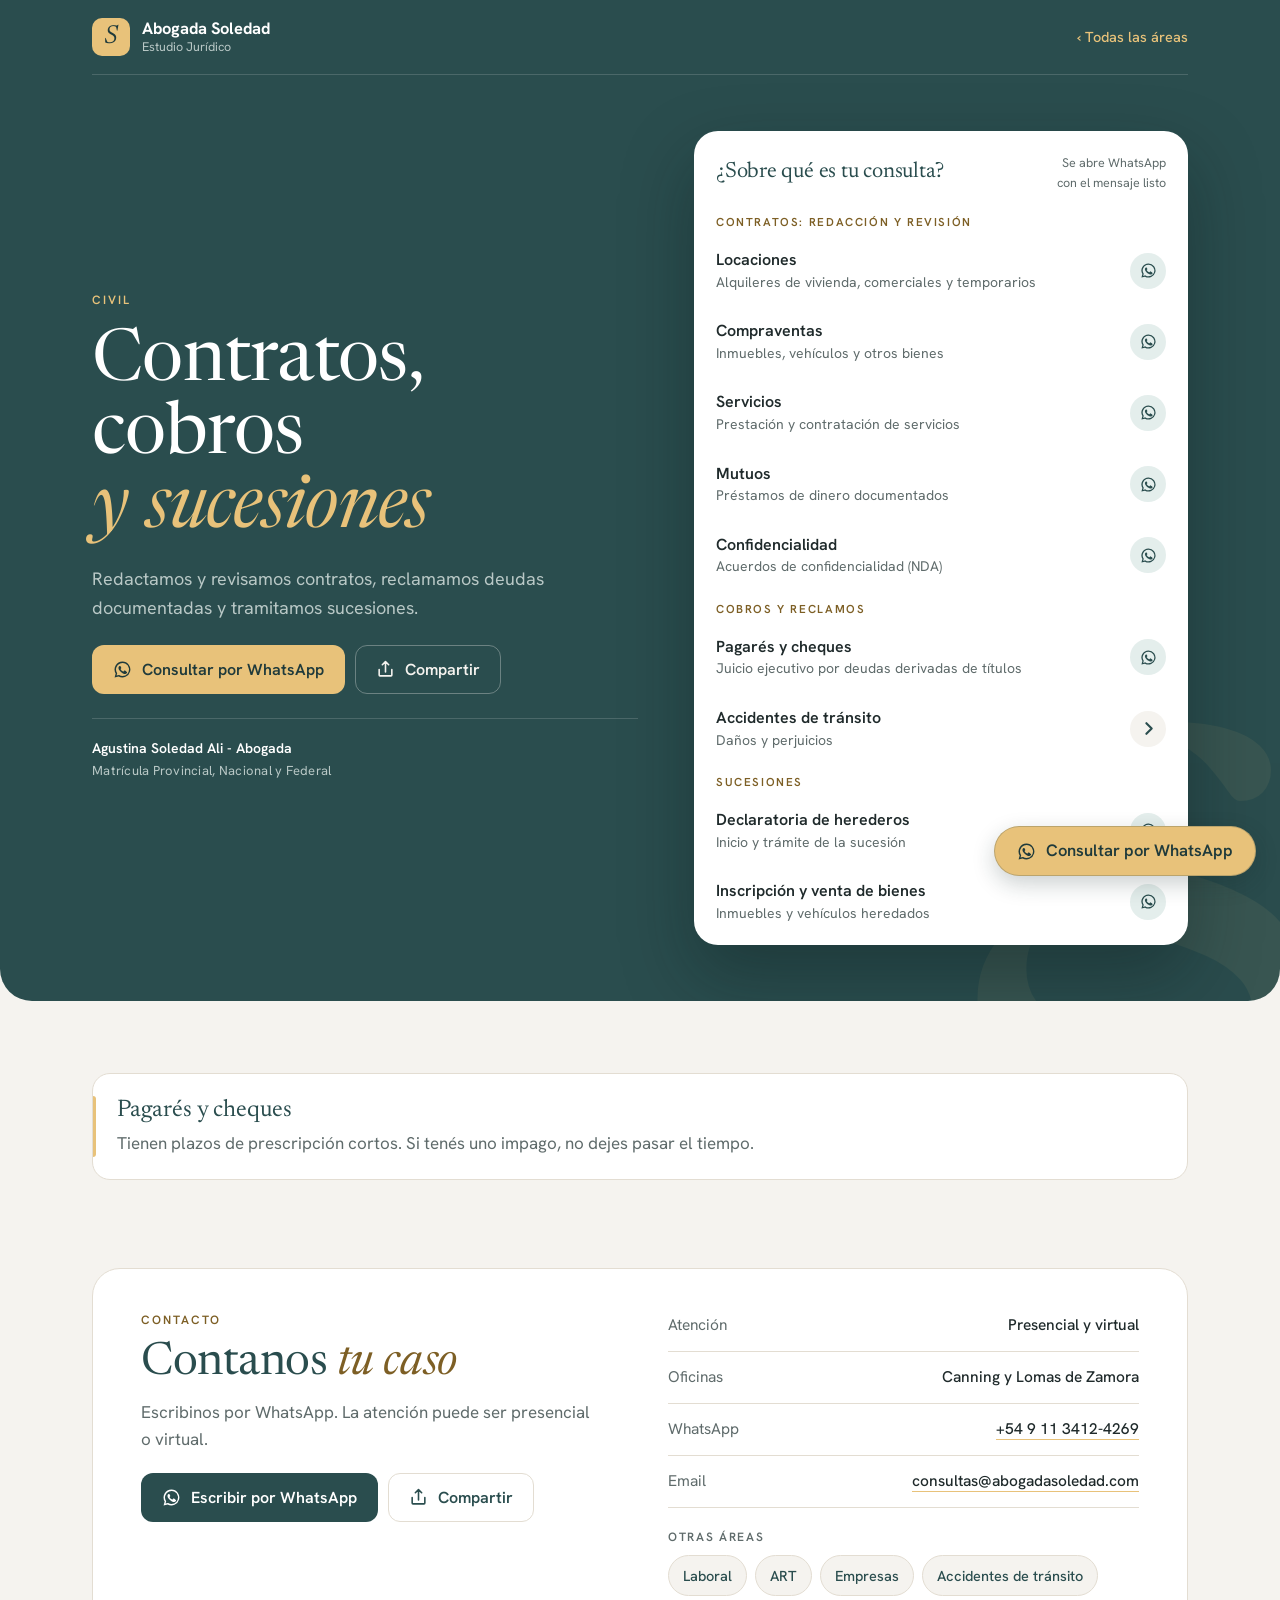
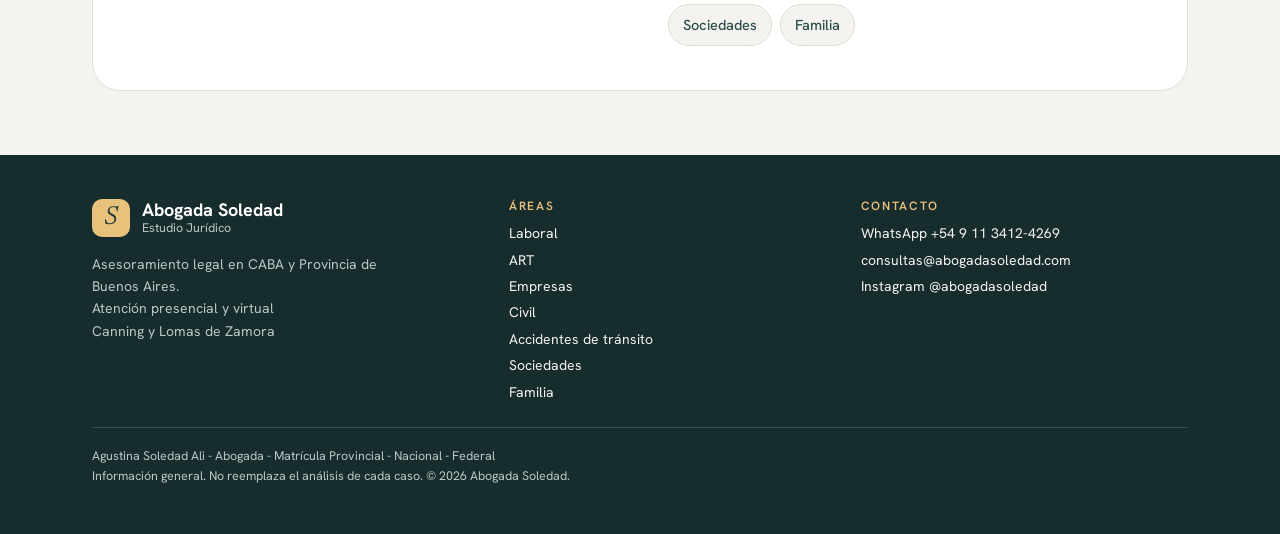
<file: civil/index.html>
<!doctype html>
<html lang="es-AR">
<head>
<meta charset="utf-8">
<meta name="viewport" content="width=device-width,initial-scale=1,viewport-fit=cover">
<title>Contratos, cobro de pagarés y cheques, y sucesiones · Abogada Soledad</title>
<meta name="description" content="Redacción y revisión de contratos, juicios ejecutivos por pagarés y cheques, accidentes de tránsito y sucesiones.">
<link rel="canonical" href="https://abogadasoledad.com/civil/">
<meta name="theme-color" content="#2A4D4E">
<meta property="og:type" content="website">
<meta property="og:locale" content="es_AR">
<meta property="og:site_name" content="Abogada Soledad">
<meta property="og:title" content="Contratos, cobro de pagarés y cheques, y sucesiones · Abogada Soledad">
<meta property="og:description" content="Redacción y revisión de contratos, juicios ejecutivos por pagarés y cheques, accidentes de tránsito y sucesiones.">
<meta property="og:url" content="https://abogadasoledad.com/civil/">
<meta property="og:image" content="https://abogadasoledad.com/og/civil.png?v=muopwb9u">
<meta property="og:image:width" content="1200">
<meta property="og:image:height" content="630">
<meta name="twitter:card" content="summary_large_image">
<link rel="icon" href="/favicon.svg" type="image/svg+xml">
<link rel="apple-touch-icon" href="/apple-touch-icon.png">
<link rel="preconnect" href="https://fonts.googleapis.com">
<link rel="preconnect" href="https://fonts.gstatic.com" crossorigin>
<link rel="stylesheet" href="https://fonts.googleapis.com/css2?family=Hanken+Grotesk:wght@400;500;600;700&family=Newsreader:ital,opsz,wght@0,6..72,400;0,6..72,500;1,6..72,400&display=swap">
<link rel="stylesheet" href="/assets/site.css?v=muopwb9u">
<script type="application/ld+json">{"@context":"https://schema.org","@type":"LegalService","name":"Abogada Soledad · Estudio Jurídico","url":"https://abogadasoledad.com/","telephone":"+5491134124269","email":"consultas@abogadasoledad.com","image":"https://abogadasoledad.com/og/home.png","sameAs":["https://www.instagram.com/abogadasoledad/"],"areaServed":["Ciudad Autónoma de Buenos Aires","Provincia de Buenos Aires"],"address":[{"@type":"PostalAddress","addressLocality":"Canning","addressRegion":"Buenos Aires","addressCountry":"AR"},{"@type":"PostalAddress","addressLocality":"Lomas de Zamora","addressRegion":"Buenos Aires","addressCountry":"AR"}],"knowsAbout":["Derecho laboral","ART","Derecho civil","Sucesiones","Sociedades","Derecho de familia"]}</script>
</head>
<body>
<header class="hero"><div class="in">
  <div class="top"><a class="brand" href="/"><span class="mark" aria-hidden="true">S</span><span><b>Abogada Soledad</b><small>Estudio Jurídico</small></span></a><nav class="nav"><a class="back" href="/">‹ Todas las áreas</a></nav></div>
  <div class="hero-grid">
    <div class="hero-copy">
      <span class="kicker">Civil</span>
      <h1>Contratos, cobros <em>y sucesiones</em></h1>
      <p class="lead">Redactamos y revisamos contratos, reclamamos deudas documentadas y tramitamos sucesiones.</p>
      <div class="ctas">
        <a class="btn btn-gold" href="https://wa.me/5491134124269?text=Hola%2C%20vengo%20de%20la%20p%C3%A1gina%20de%20Civil.%20Quisiera%20consultar%20civil." data-wa target="_blank" rel="noopener"><svg viewBox="0 0 24 24" fill="currentColor" aria-hidden="true"><path d="M12 2a10 10 0 0 0-8.6 15.1L2 22l5-1.3A10 10 0 1 0 12 2Zm0 18.2a8.2 8.2 0 0 1-4.2-1.2l-.3-.2-3 .8.8-2.9-.2-.3A8.2 8.2 0 1 1 12 20.2Zm4.5-6.1c-.2-.1-1.5-.7-1.7-.8-.2-.1-.4-.1-.6.1l-.8 1c-.1.2-.3.2-.5.1a6.7 6.7 0 0 1-3.3-2.9c-.2-.4.3-.4.8-1.3.1-.2 0-.3 0-.4l-.8-1.8c-.2-.5-.4-.4-.6-.4h-.5a1 1 0 0 0-.7.3 3 3 0 0 0-.9 2.2 5.2 5.2 0 0 0 1.1 2.8 11.9 11.9 0 0 0 4.6 4c1.7.7 2.4.8 3.2.7.5-.1 1.5-.6 1.8-1.2.2-.6.2-1.1.1-1.2l-.4-.2Z"/></svg>Consultar por WhatsApp</a>
        <button type="button" class="btn btn-ghost" data-share data-url="https://abogadasoledad.com/civil/" data-text="Contratos, cobros y sucesiones · Abogada Soledad"><svg viewBox="0 0 24 24" fill="none" stroke="currentColor" stroke-width="2" stroke-linecap="round" stroke-linejoin="round" aria-hidden="true"><path d="M4 12v7a1 1 0 0 0 1 1h14a1 1 0 0 0 1-1v-7M16 6l-4-4-4 4M12 2v13"/></svg>Compartir</button>
      </div>
      <div class="creds"><b>Agustina Soledad Ali - Abogada</b><span>Matrícula Provincial, Nacional y Federal</span></div>
    </div>
    <div class="topics">
    <div class="topics-h"><h2>¿Sobre qué es tu consulta?</h2><span>Se abre WhatsApp<br>con el mensaje listo</span></div>
    <div class="group-label">Contratos: redacción y revisión</div><ul class="list"><li><a href="https://wa.me/5491134124269?text=Hola%2C%20vengo%20de%20la%20p%C3%A1gina%20de%20Civil.%20Quisiera%20consultar%20por%20un%20contrato%20de%20locaci%C3%B3n." data-wa target="_blank" rel="noopener"><strong>Locaciones</strong><small>Alquileres de vivienda, comerciales y temporarios</small><span class="go"><svg viewBox="0 0 24 24" fill="currentColor" aria-hidden="true"><path d="M12 2a10 10 0 0 0-8.6 15.1L2 22l5-1.3A10 10 0 1 0 12 2Zm0 18.2a8.2 8.2 0 0 1-4.2-1.2l-.3-.2-3 .8.8-2.9-.2-.3A8.2 8.2 0 1 1 12 20.2Zm4.5-6.1c-.2-.1-1.5-.7-1.7-.8-.2-.1-.4-.1-.6.1l-.8 1c-.1.2-.3.2-.5.1a6.7 6.7 0 0 1-3.3-2.9c-.2-.4.3-.4.8-1.3.1-.2 0-.3 0-.4l-.8-1.8c-.2-.5-.4-.4-.6-.4h-.5a1 1 0 0 0-.7.3 3 3 0 0 0-.9 2.2 5.2 5.2 0 0 0 1.1 2.8 11.9 11.9 0 0 0 4.6 4c1.7.7 2.4.8 3.2.7.5-.1 1.5-.6 1.8-1.2.2-.6.2-1.1.1-1.2l-.4-.2Z"/></svg></span></a></li><li><a href="https://wa.me/5491134124269?text=Hola%2C%20vengo%20de%20la%20p%C3%A1gina%20de%20Civil.%20Quisiera%20consultar%20por%20un%20contrato%20de%20compraventa." data-wa target="_blank" rel="noopener"><strong>Compraventas</strong><small>Inmuebles, vehículos y otros bienes</small><span class="go"><svg viewBox="0 0 24 24" fill="currentColor" aria-hidden="true"><path d="M12 2a10 10 0 0 0-8.6 15.1L2 22l5-1.3A10 10 0 1 0 12 2Zm0 18.2a8.2 8.2 0 0 1-4.2-1.2l-.3-.2-3 .8.8-2.9-.2-.3A8.2 8.2 0 1 1 12 20.2Zm4.5-6.1c-.2-.1-1.5-.7-1.7-.8-.2-.1-.4-.1-.6.1l-.8 1c-.1.2-.3.2-.5.1a6.7 6.7 0 0 1-3.3-2.9c-.2-.4.3-.4.8-1.3.1-.2 0-.3 0-.4l-.8-1.8c-.2-.5-.4-.4-.6-.4h-.5a1 1 0 0 0-.7.3 3 3 0 0 0-.9 2.2 5.2 5.2 0 0 0 1.1 2.8 11.9 11.9 0 0 0 4.6 4c1.7.7 2.4.8 3.2.7.5-.1 1.5-.6 1.8-1.2.2-.6.2-1.1.1-1.2l-.4-.2Z"/></svg></span></a></li><li><a href="https://wa.me/5491134124269?text=Hola%2C%20vengo%20de%20la%20p%C3%A1gina%20de%20Civil.%20Quisiera%20consultar%20por%20un%20contrato%20de%20servicios." data-wa target="_blank" rel="noopener"><strong>Servicios</strong><small>Prestación y contratación de servicios</small><span class="go"><svg viewBox="0 0 24 24" fill="currentColor" aria-hidden="true"><path d="M12 2a10 10 0 0 0-8.6 15.1L2 22l5-1.3A10 10 0 1 0 12 2Zm0 18.2a8.2 8.2 0 0 1-4.2-1.2l-.3-.2-3 .8.8-2.9-.2-.3A8.2 8.2 0 1 1 12 20.2Zm4.5-6.1c-.2-.1-1.5-.7-1.7-.8-.2-.1-.4-.1-.6.1l-.8 1c-.1.2-.3.2-.5.1a6.7 6.7 0 0 1-3.3-2.9c-.2-.4.3-.4.8-1.3.1-.2 0-.3 0-.4l-.8-1.8c-.2-.5-.4-.4-.6-.4h-.5a1 1 0 0 0-.7.3 3 3 0 0 0-.9 2.2 5.2 5.2 0 0 0 1.1 2.8 11.9 11.9 0 0 0 4.6 4c1.7.7 2.4.8 3.2.7.5-.1 1.5-.6 1.8-1.2.2-.6.2-1.1.1-1.2l-.4-.2Z"/></svg></span></a></li><li><a href="https://wa.me/5491134124269?text=Hola%2C%20vengo%20de%20la%20p%C3%A1gina%20de%20Civil.%20Quisiera%20consultar%20por%20un%20contrato%20de%20mutuo%20(pr%C3%A9stamo)." data-wa target="_blank" rel="noopener"><strong>Mutuos</strong><small>Préstamos de dinero documentados</small><span class="go"><svg viewBox="0 0 24 24" fill="currentColor" aria-hidden="true"><path d="M12 2a10 10 0 0 0-8.6 15.1L2 22l5-1.3A10 10 0 1 0 12 2Zm0 18.2a8.2 8.2 0 0 1-4.2-1.2l-.3-.2-3 .8.8-2.9-.2-.3A8.2 8.2 0 1 1 12 20.2Zm4.5-6.1c-.2-.1-1.5-.7-1.7-.8-.2-.1-.4-.1-.6.1l-.8 1c-.1.2-.3.2-.5.1a6.7 6.7 0 0 1-3.3-2.9c-.2-.4.3-.4.8-1.3.1-.2 0-.3 0-.4l-.8-1.8c-.2-.5-.4-.4-.6-.4h-.5a1 1 0 0 0-.7.3 3 3 0 0 0-.9 2.2 5.2 5.2 0 0 0 1.1 2.8 11.9 11.9 0 0 0 4.6 4c1.7.7 2.4.8 3.2.7.5-.1 1.5-.6 1.8-1.2.2-.6.2-1.1.1-1.2l-.4-.2Z"/></svg></span></a></li><li><a href="https://wa.me/5491134124269?text=Hola%2C%20vengo%20de%20la%20p%C3%A1gina%20de%20Civil.%20Quisiera%20consultar%20por%20un%20acuerdo%20de%20confidencialidad." data-wa target="_blank" rel="noopener"><strong>Confidencialidad</strong><small>Acuerdos de confidencialidad (NDA)</small><span class="go"><svg viewBox="0 0 24 24" fill="currentColor" aria-hidden="true"><path d="M12 2a10 10 0 0 0-8.6 15.1L2 22l5-1.3A10 10 0 1 0 12 2Zm0 18.2a8.2 8.2 0 0 1-4.2-1.2l-.3-.2-3 .8.8-2.9-.2-.3A8.2 8.2 0 1 1 12 20.2Zm4.5-6.1c-.2-.1-1.5-.7-1.7-.8-.2-.1-.4-.1-.6.1l-.8 1c-.1.2-.3.2-.5.1a6.7 6.7 0 0 1-3.3-2.9c-.2-.4.3-.4.8-1.3.1-.2 0-.3 0-.4l-.8-1.8c-.2-.5-.4-.4-.6-.4h-.5a1 1 0 0 0-.7.3 3 3 0 0 0-.9 2.2 5.2 5.2 0 0 0 1.1 2.8 11.9 11.9 0 0 0 4.6 4c1.7.7 2.4.8 3.2.7.5-.1 1.5-.6 1.8-1.2.2-.6.2-1.1.1-1.2l-.4-.2Z"/></svg></span></a></li></ul><div class="group-label">Cobros y reclamos</div><ul class="list"><li><a href="https://wa.me/5491134124269?text=Hola%2C%20vengo%20de%20la%20p%C3%A1gina%20de%20Civil.%20Quisiera%20consultar%20por%20el%20cobro%20de%20un%20pagar%C3%A9%20o%20cheque." data-wa target="_blank" rel="noopener"><strong>Pagarés y cheques</strong><small>Juicio ejecutivo por deudas derivadas de títulos</small><span class="go"><svg viewBox="0 0 24 24" fill="currentColor" aria-hidden="true"><path d="M12 2a10 10 0 0 0-8.6 15.1L2 22l5-1.3A10 10 0 1 0 12 2Zm0 18.2a8.2 8.2 0 0 1-4.2-1.2l-.3-.2-3 .8.8-2.9-.2-.3A8.2 8.2 0 1 1 12 20.2Zm4.5-6.1c-.2-.1-1.5-.7-1.7-.8-.2-.1-.4-.1-.6.1l-.8 1c-.1.2-.3.2-.5.1a6.7 6.7 0 0 1-3.3-2.9c-.2-.4.3-.4.8-1.3.1-.2 0-.3 0-.4l-.8-1.8c-.2-.5-.4-.4-.6-.4h-.5a1 1 0 0 0-.7.3 3 3 0 0 0-.9 2.2 5.2 5.2 0 0 0 1.1 2.8 11.9 11.9 0 0 0 4.6 4c1.7.7 2.4.8 3.2.7.5-.1 1.5-.6 1.8-1.2.2-.6.2-1.1.1-1.2l-.4-.2Z"/></svg></span></a></li><li><a href="/transito/"><strong>Accidentes de tránsito</strong><small>Daños y perjuicios</small><span class="go"><svg viewBox="0 0 16 16" fill="none" stroke="currentColor" stroke-width="2" stroke-linecap="round" stroke-linejoin="round" aria-hidden="true"><path d="M6 3l5 5-5 5"/></svg></span></a></li></ul><div class="group-label">Sucesiones</div><ul class="list"><li><a href="https://wa.me/5491134124269?text=Hola%2C%20vengo%20de%20la%20p%C3%A1gina%20de%20Civil.%20Quisiera%20consultar%20por%20una%20sucesi%C3%B3n." data-wa target="_blank" rel="noopener"><strong>Declaratoria de herederos</strong><small>Inicio y trámite de la sucesión</small><span class="go"><svg viewBox="0 0 24 24" fill="currentColor" aria-hidden="true"><path d="M12 2a10 10 0 0 0-8.6 15.1L2 22l5-1.3A10 10 0 1 0 12 2Zm0 18.2a8.2 8.2 0 0 1-4.2-1.2l-.3-.2-3 .8.8-2.9-.2-.3A8.2 8.2 0 1 1 12 20.2Zm4.5-6.1c-.2-.1-1.5-.7-1.7-.8-.2-.1-.4-.1-.6.1l-.8 1c-.1.2-.3.2-.5.1a6.7 6.7 0 0 1-3.3-2.9c-.2-.4.3-.4.8-1.3.1-.2 0-.3 0-.4l-.8-1.8c-.2-.5-.4-.4-.6-.4h-.5a1 1 0 0 0-.7.3 3 3 0 0 0-.9 2.2 5.2 5.2 0 0 0 1.1 2.8 11.9 11.9 0 0 0 4.6 4c1.7.7 2.4.8 3.2.7.5-.1 1.5-.6 1.8-1.2.2-.6.2-1.1.1-1.2l-.4-.2Z"/></svg></span></a></li><li><a href="https://wa.me/5491134124269?text=Hola%2C%20vengo%20de%20la%20p%C3%A1gina%20de%20Civil.%20Quisiera%20consultar%20por%20la%20inscripci%C3%B3n%20o%20venta%20de%20bienes%20heredados." data-wa target="_blank" rel="noopener"><strong>Inscripción y venta de bienes</strong><small>Inmuebles y vehículos heredados</small><span class="go"><svg viewBox="0 0 24 24" fill="currentColor" aria-hidden="true"><path d="M12 2a10 10 0 0 0-8.6 15.1L2 22l5-1.3A10 10 0 1 0 12 2Zm0 18.2a8.2 8.2 0 0 1-4.2-1.2l-.3-.2-3 .8.8-2.9-.2-.3A8.2 8.2 0 1 1 12 20.2Zm4.5-6.1c-.2-.1-1.5-.7-1.7-.8-.2-.1-.4-.1-.6.1l-.8 1c-.1.2-.3.2-.5.1a6.7 6.7 0 0 1-3.3-2.9c-.2-.4.3-.4.8-1.3.1-.2 0-.3 0-.4l-.8-1.8c-.2-.5-.4-.4-.6-.4h-.5a1 1 0 0 0-.7.3 3 3 0 0 0-.9 2.2 5.2 5.2 0 0 0 1.1 2.8 11.9 11.9 0 0 0 4.6 4c1.7.7 2.4.8 3.2.7.5-.1 1.5-.6 1.8-1.2.2-.6.2-1.1.1-1.2l-.4-.2Z"/></svg></span></a></li></ul>
  </div>
  </div>
</div></header>

<main class="in">
  <aside class="note"><strong>Pagarés y cheques</strong><span>Tienen plazos de prescripción cortos. Si tenés uno impago, no dejes pasar el tiempo.</span></aside>

  

  

  

  

  <section class="contact">
    <div class="sec-h"><span class="kicker">Contacto</span><h2>Contanos <em>tu caso</em></h2><p>Escribinos por WhatsApp. La atención puede ser presencial o virtual.</p>
      <div class="row" style="padding-top:10px"><a class="btn btn-teal" href="https://wa.me/5491134124269?text=Hola%2C%20vengo%20de%20la%20p%C3%A1gina%20de%20Civil.%20Quisiera%20consultar%20civil." data-wa target="_blank" rel="noopener"><svg viewBox="0 0 24 24" fill="currentColor" aria-hidden="true"><path d="M12 2a10 10 0 0 0-8.6 15.1L2 22l5-1.3A10 10 0 1 0 12 2Zm0 18.2a8.2 8.2 0 0 1-4.2-1.2l-.3-.2-3 .8.8-2.9-.2-.3A8.2 8.2 0 1 1 12 20.2Zm4.5-6.1c-.2-.1-1.5-.7-1.7-.8-.2-.1-.4-.1-.6.1l-.8 1c-.1.2-.3.2-.5.1a6.7 6.7 0 0 1-3.3-2.9c-.2-.4.3-.4.8-1.3.1-.2 0-.3 0-.4l-.8-1.8c-.2-.5-.4-.4-.6-.4h-.5a1 1 0 0 0-.7.3 3 3 0 0 0-.9 2.2 5.2 5.2 0 0 0 1.1 2.8 11.9 11.9 0 0 0 4.6 4c1.7.7 2.4.8 3.2.7.5-.1 1.5-.6 1.8-1.2.2-.6.2-1.1.1-1.2l-.4-.2Z"/></svg>Escribir por WhatsApp</a><button type="button" class="btn btn-line" data-share data-url="https://abogadasoledad.com/civil/" data-text="Contratos, cobros y sucesiones · Abogada Soledad"><svg viewBox="0 0 24 24" fill="none" stroke="currentColor" stroke-width="2" stroke-linecap="round" stroke-linejoin="round" aria-hidden="true"><path d="M4 12v7a1 1 0 0 0 1 1h14a1 1 0 0 0 1-1v-7M16 6l-4-4-4 4M12 2v13"/></svg>Compartir</button></div></div>
    <div style="display:flex;flex-direction:column;gap:22px;min-width:0">
      <div class="info">
        <div><span>Atención</span><span>Presencial y virtual</span></div><div><span>Oficinas</span><span>Canning y Lomas de Zamora</span></div><div><span>WhatsApp</span><span><a href="https://wa.me/5491134124269">+54 9 11 3412-4269</a></span></div><div><span>Email</span><span><a href="mailto:consultas@abogadasoledad.com">consultas@abogadasoledad.com</a></span></div>
      </div>
      <div style="display:flex;flex-direction:column;gap:10px"><span class="mini-label">Otras áreas</span>
        <nav class="others"><a href="/laboral/">Laboral</a><a href="/art/">ART</a><a href="/empresas/">Empresas</a><a href="/transito/">Accidentes de tránsito</a><a href="/sociedades/">Sociedades</a><a href="/familia/">Familia</a></nav></div>
    </div>
  </section>
</main>

<footer><div class="in foot">
  <div><a class="brand" href="/"><span class="mark" aria-hidden="true">S</span><span><b>Abogada Soledad</b><small>Estudio Jurídico</small></span></a><p style="padding-top:12px;max-width:40ch">Asesoramiento legal en CABA y Provincia de Buenos Aires.<br>Atención presencial y virtual<br>Canning y Lomas de Zamora</p></div>
  <div><h4>Áreas</h4><a href="/laboral/">Laboral</a><a href="/art/">ART</a><a href="/empresas/">Empresas</a><a href="/civil/">Civil</a><a href="/transito/">Accidentes de tránsito</a><a href="/sociedades/">Sociedades</a><a href="/familia/">Familia</a></div>
  <div><h4>Contacto</h4><a href="https://wa.me/5491134124269">WhatsApp +54 9 11 3412-4269</a><a href="mailto:consultas@abogadasoledad.com">consultas@abogadasoledad.com</a><a href="https://www.instagram.com/abogadasoledad/">Instagram @abogadasoledad</a></div>
  <p class="fine">Agustina Soledad Ali - Abogada - Matrícula Provincial - Nacional - Federal<br>Información general. No reemplaza el análisis de cada caso. © 2026 Abogada Soledad.</p>
</div></footer>
<div class="bar"><a class="btn btn-gold" href="https://wa.me/5491134124269?text=Hola%2C%20vengo%20de%20la%20p%C3%A1gina%20de%20Civil.%20Quisiera%20consultar%20civil." data-wa target="_blank" rel="noopener"><svg viewBox="0 0 24 24" fill="currentColor" aria-hidden="true"><path d="M12 2a10 10 0 0 0-8.6 15.1L2 22l5-1.3A10 10 0 1 0 12 2Zm0 18.2a8.2 8.2 0 0 1-4.2-1.2l-.3-.2-3 .8.8-2.9-.2-.3A8.2 8.2 0 1 1 12 20.2Zm4.5-6.1c-.2-.1-1.5-.7-1.7-.8-.2-.1-.4-.1-.6.1l-.8 1c-.1.2-.3.2-.5.1a6.7 6.7 0 0 1-3.3-2.9c-.2-.4.3-.4.8-1.3.1-.2 0-.3 0-.4l-.8-1.8c-.2-.5-.4-.4-.6-.4h-.5a1 1 0 0 0-.7.3 3 3 0 0 0-.9 2.2 5.2 5.2 0 0 0 1.1 2.8 11.9 11.9 0 0 0 4.6 4c1.7.7 2.4.8 3.2.7.5-.1 1.5-.6 1.8-1.2.2-.6.2-1.1.1-1.2l-.4-.2Z"/></svg>Consultar por WhatsApp</a></div>
<script>
(function(){
  var q=new URLSearchParams(location.search),c=q.get("c")||q.get("utm_campaign");
  c=c?c.replace(/[^\w\- ]/g,"").slice(0,40):"";
  function ref(href){if(!c)return href;var u=new URL(href),t=u.searchParams.get("text")||"";return u.origin+u.pathname+"?text="+encodeURIComponent(t+" [ref: "+c+"]");}
  document.querySelectorAll("a[data-wa]").forEach(function(a){a.href=ref(a.href);});
  document.querySelectorAll("[data-share]").forEach(function(b){b.addEventListener("click",function(){
    var url=b.dataset.url,text=b.dataset.text;
    if(navigator.share){navigator.share({title:document.title,text:text,url:url}).catch(function(){});}
    else{window.open("https://wa.me/?text="+encodeURIComponent(text+" "+url),"_blank","noopener");}
  });});
  var box=document.getElementById("composer");
  if(box){
    var msg=document.getElementById("c-msg"),send=document.getElementById("c-send"),more=document.getElementById("c-more");
    box.querySelectorAll("[data-msg]").forEach(function(b){b.addEventListener("click",function(){
      var on=b.getAttribute("aria-pressed")!=="true";
      box.querySelectorAll("[data-msg]").forEach(function(x){x.setAttribute("aria-pressed","false");});
      var text=on?"Hola, quisiera consultar "+b.dataset.msg:box.dataset.generic;
      if(on)b.setAttribute("aria-pressed","true");
      msg.textContent=text;
      send.href=ref("https://wa.me/5491134124269?text="+encodeURIComponent(text));
      if(on){more.hidden=false;more.href=b.dataset.href;more.textContent="Ver más sobre "+b.dataset.area+" ›";}else{more.hidden=true;}
    });});
  }
})();
</script>
</body></html>
</file>
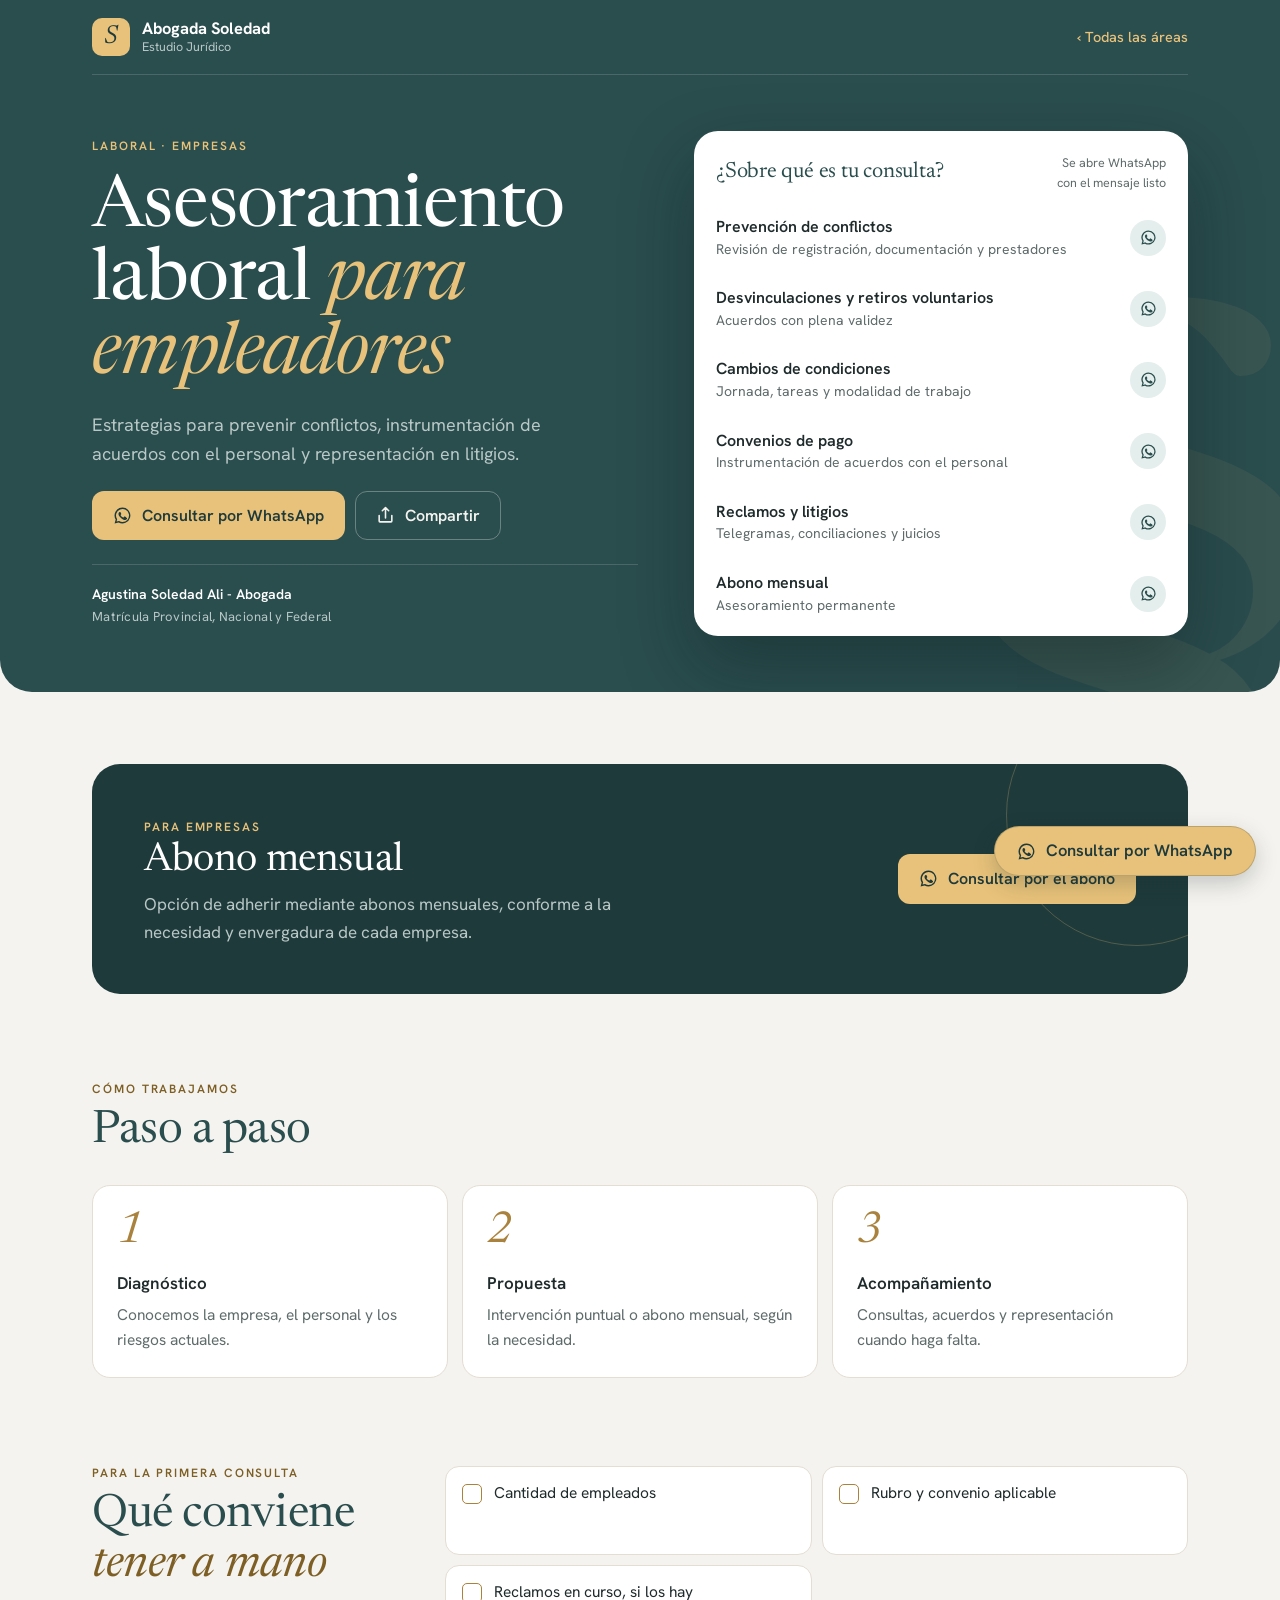
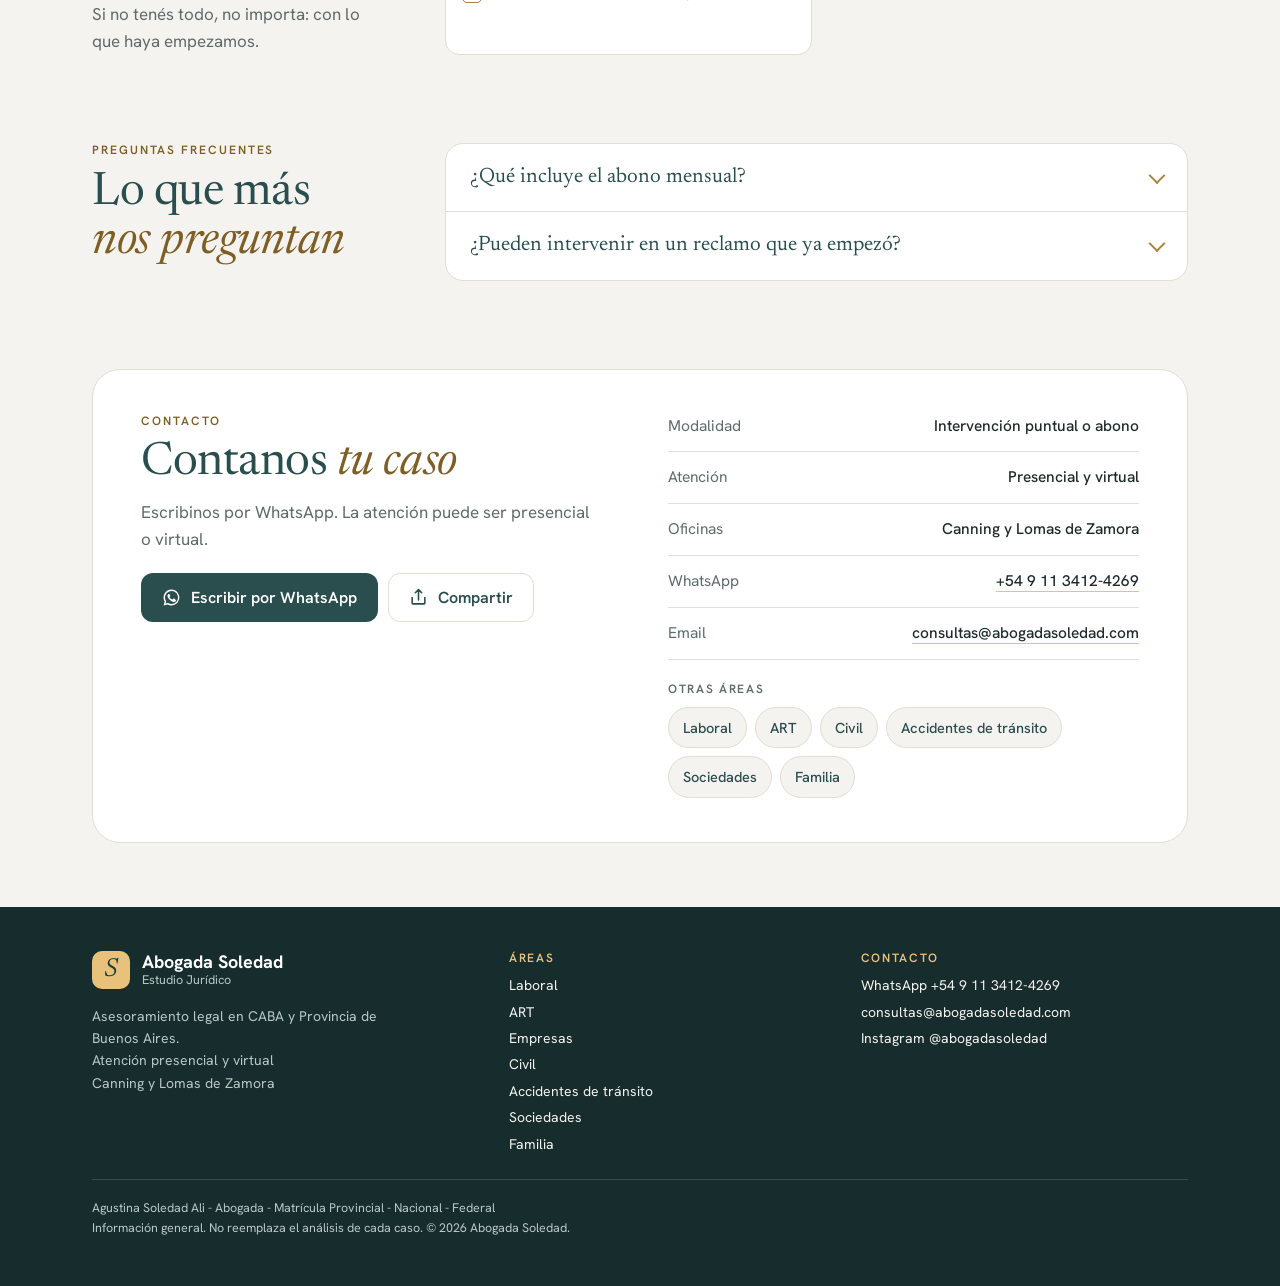
<file: empresas/index.html>
<!doctype html>
<html lang="es-AR">
<head>
<meta charset="utf-8">
<meta name="viewport" content="width=device-width,initial-scale=1,viewport-fit=cover">
<title>Asesoramiento laboral para empresas y empleadores · Abogada Soledad</title>
<meta name="description" content="Prevención de conflictos, desvinculaciones, retiros voluntarios, convenios de pago y litigios. Opción de abono mensual.">
<link rel="canonical" href="https://abogadasoledad.com/empresas/">
<meta name="theme-color" content="#2A4D4E">
<meta property="og:type" content="website">
<meta property="og:locale" content="es_AR">
<meta property="og:site_name" content="Abogada Soledad">
<meta property="og:title" content="Asesoramiento laboral para empresas y empleadores · Abogada Soledad">
<meta property="og:description" content="Prevención de conflictos, desvinculaciones, retiros voluntarios, convenios de pago y litigios. Opción de abono mensual.">
<meta property="og:url" content="https://abogadasoledad.com/empresas/">
<meta property="og:image" content="https://abogadasoledad.com/og/empresas.png?v=muopwb9u">
<meta property="og:image:width" content="1200">
<meta property="og:image:height" content="630">
<meta name="twitter:card" content="summary_large_image">
<link rel="icon" href="/favicon.svg" type="image/svg+xml">
<link rel="apple-touch-icon" href="/apple-touch-icon.png">
<link rel="preconnect" href="https://fonts.googleapis.com">
<link rel="preconnect" href="https://fonts.gstatic.com" crossorigin>
<link rel="stylesheet" href="https://fonts.googleapis.com/css2?family=Hanken+Grotesk:wght@400;500;600;700&family=Newsreader:ital,opsz,wght@0,6..72,400;0,6..72,500;1,6..72,400&display=swap">
<link rel="stylesheet" href="/assets/site.css?v=muopwb9u">
<script type="application/ld+json">{"@context":"https://schema.org","@type":"LegalService","name":"Abogada Soledad · Estudio Jurídico","url":"https://abogadasoledad.com/","telephone":"+5491134124269","email":"consultas@abogadasoledad.com","image":"https://abogadasoledad.com/og/home.png","sameAs":["https://www.instagram.com/abogadasoledad/"],"areaServed":["Ciudad Autónoma de Buenos Aires","Provincia de Buenos Aires"],"address":[{"@type":"PostalAddress","addressLocality":"Canning","addressRegion":"Buenos Aires","addressCountry":"AR"},{"@type":"PostalAddress","addressLocality":"Lomas de Zamora","addressRegion":"Buenos Aires","addressCountry":"AR"}],"knowsAbout":["Derecho laboral","ART","Derecho civil","Sucesiones","Sociedades","Derecho de familia"]}</script>
</head>
<body>
<header class="hero"><div class="in">
  <div class="top"><a class="brand" href="/"><span class="mark" aria-hidden="true">S</span><span><b>Abogada Soledad</b><small>Estudio Jurídico</small></span></a><nav class="nav"><a class="back" href="/">‹ Todas las áreas</a></nav></div>
  <div class="hero-grid">
    <div class="hero-copy">
      <span class="kicker">Laboral · Empresas</span>
      <h1>Asesoramiento laboral <em>para empleadores</em></h1>
      <p class="lead">Estrategias para prevenir conflictos, instrumentación de acuerdos con el personal y representación en litigios.</p>
      <div class="ctas">
        <a class="btn btn-gold" href="https://wa.me/5491134124269?text=Hola%2C%20vengo%20de%20la%20p%C3%A1gina%20de%20Empresas.%20Quisiera%20consultar%20por%20asesoramiento%20laboral%20para%20mi%20empresa." data-wa target="_blank" rel="noopener"><svg viewBox="0 0 24 24" fill="currentColor" aria-hidden="true"><path d="M12 2a10 10 0 0 0-8.6 15.1L2 22l5-1.3A10 10 0 1 0 12 2Zm0 18.2a8.2 8.2 0 0 1-4.2-1.2l-.3-.2-3 .8.8-2.9-.2-.3A8.2 8.2 0 1 1 12 20.2Zm4.5-6.1c-.2-.1-1.5-.7-1.7-.8-.2-.1-.4-.1-.6.1l-.8 1c-.1.2-.3.2-.5.1a6.7 6.7 0 0 1-3.3-2.9c-.2-.4.3-.4.8-1.3.1-.2 0-.3 0-.4l-.8-1.8c-.2-.5-.4-.4-.6-.4h-.5a1 1 0 0 0-.7.3 3 3 0 0 0-.9 2.2 5.2 5.2 0 0 0 1.1 2.8 11.9 11.9 0 0 0 4.6 4c1.7.7 2.4.8 3.2.7.5-.1 1.5-.6 1.8-1.2.2-.6.2-1.1.1-1.2l-.4-.2Z"/></svg>Consultar por WhatsApp</a>
        <button type="button" class="btn btn-ghost" data-share data-url="https://abogadasoledad.com/empresas/" data-text="Asesoramiento laboral para empleadores · Abogada Soledad"><svg viewBox="0 0 24 24" fill="none" stroke="currentColor" stroke-width="2" stroke-linecap="round" stroke-linejoin="round" aria-hidden="true"><path d="M4 12v7a1 1 0 0 0 1 1h14a1 1 0 0 0 1-1v-7M16 6l-4-4-4 4M12 2v13"/></svg>Compartir</button>
      </div>
      <div class="creds"><b>Agustina Soledad Ali - Abogada</b><span>Matrícula Provincial, Nacional y Federal</span></div>
    </div>
    <div class="topics">
    <div class="topics-h"><h2>¿Sobre qué es tu consulta?</h2><span>Se abre WhatsApp<br>con el mensaje listo</span></div>
    <ul class="list"><li><a href="https://wa.me/5491134124269?text=Hola%2C%20vengo%20de%20la%20p%C3%A1gina%20de%20Empresas.%20Quisiera%20consultar%20sobre%20prevenci%C3%B3n%20de%20conflictos%20laborales%20en%20mi%20empresa." data-wa target="_blank" rel="noopener"><strong>Prevención de conflictos</strong><small>Revisión de registración, documentación y prestadores</small><span class="go"><svg viewBox="0 0 24 24" fill="currentColor" aria-hidden="true"><path d="M12 2a10 10 0 0 0-8.6 15.1L2 22l5-1.3A10 10 0 1 0 12 2Zm0 18.2a8.2 8.2 0 0 1-4.2-1.2l-.3-.2-3 .8.8-2.9-.2-.3A8.2 8.2 0 1 1 12 20.2Zm4.5-6.1c-.2-.1-1.5-.7-1.7-.8-.2-.1-.4-.1-.6.1l-.8 1c-.1.2-.3.2-.5.1a6.7 6.7 0 0 1-3.3-2.9c-.2-.4.3-.4.8-1.3.1-.2 0-.3 0-.4l-.8-1.8c-.2-.5-.4-.4-.6-.4h-.5a1 1 0 0 0-.7.3 3 3 0 0 0-.9 2.2 5.2 5.2 0 0 0 1.1 2.8 11.9 11.9 0 0 0 4.6 4c1.7.7 2.4.8 3.2.7.5-.1 1.5-.6 1.8-1.2.2-.6.2-1.1.1-1.2l-.4-.2Z"/></svg></span></a></li><li><a href="https://wa.me/5491134124269?text=Hola%2C%20vengo%20de%20la%20p%C3%A1gina%20de%20Empresas.%20Quisiera%20consultar%20por%20una%20desvinculaci%C3%B3n%20o%20retiro%20voluntario." data-wa target="_blank" rel="noopener"><strong>Desvinculaciones y retiros voluntarios</strong><small>Acuerdos con plena validez</small><span class="go"><svg viewBox="0 0 24 24" fill="currentColor" aria-hidden="true"><path d="M12 2a10 10 0 0 0-8.6 15.1L2 22l5-1.3A10 10 0 1 0 12 2Zm0 18.2a8.2 8.2 0 0 1-4.2-1.2l-.3-.2-3 .8.8-2.9-.2-.3A8.2 8.2 0 1 1 12 20.2Zm4.5-6.1c-.2-.1-1.5-.7-1.7-.8-.2-.1-.4-.1-.6.1l-.8 1c-.1.2-.3.2-.5.1a6.7 6.7 0 0 1-3.3-2.9c-.2-.4.3-.4.8-1.3.1-.2 0-.3 0-.4l-.8-1.8c-.2-.5-.4-.4-.6-.4h-.5a1 1 0 0 0-.7.3 3 3 0 0 0-.9 2.2 5.2 5.2 0 0 0 1.1 2.8 11.9 11.9 0 0 0 4.6 4c1.7.7 2.4.8 3.2.7.5-.1 1.5-.6 1.8-1.2.2-.6.2-1.1.1-1.2l-.4-.2Z"/></svg></span></a></li><li><a href="https://wa.me/5491134124269?text=Hola%2C%20vengo%20de%20la%20p%C3%A1gina%20de%20Empresas.%20Quisiera%20consultar%20por%20un%20cambio%20de%20condiciones%20de%20trabajo." data-wa target="_blank" rel="noopener"><strong>Cambios de condiciones</strong><small>Jornada, tareas y modalidad de trabajo</small><span class="go"><svg viewBox="0 0 24 24" fill="currentColor" aria-hidden="true"><path d="M12 2a10 10 0 0 0-8.6 15.1L2 22l5-1.3A10 10 0 1 0 12 2Zm0 18.2a8.2 8.2 0 0 1-4.2-1.2l-.3-.2-3 .8.8-2.9-.2-.3A8.2 8.2 0 1 1 12 20.2Zm4.5-6.1c-.2-.1-1.5-.7-1.7-.8-.2-.1-.4-.1-.6.1l-.8 1c-.1.2-.3.2-.5.1a6.7 6.7 0 0 1-3.3-2.9c-.2-.4.3-.4.8-1.3.1-.2 0-.3 0-.4l-.8-1.8c-.2-.5-.4-.4-.6-.4h-.5a1 1 0 0 0-.7.3 3 3 0 0 0-.9 2.2 5.2 5.2 0 0 0 1.1 2.8 11.9 11.9 0 0 0 4.6 4c1.7.7 2.4.8 3.2.7.5-.1 1.5-.6 1.8-1.2.2-.6.2-1.1.1-1.2l-.4-.2Z"/></svg></span></a></li><li><a href="https://wa.me/5491134124269?text=Hola%2C%20vengo%20de%20la%20p%C3%A1gina%20de%20Empresas.%20Quisiera%20consultar%20por%20un%20convenio%20de%20pago%20con%20personal." data-wa target="_blank" rel="noopener"><strong>Convenios de pago</strong><small>Instrumentación de acuerdos con el personal</small><span class="go"><svg viewBox="0 0 24 24" fill="currentColor" aria-hidden="true"><path d="M12 2a10 10 0 0 0-8.6 15.1L2 22l5-1.3A10 10 0 1 0 12 2Zm0 18.2a8.2 8.2 0 0 1-4.2-1.2l-.3-.2-3 .8.8-2.9-.2-.3A8.2 8.2 0 1 1 12 20.2Zm4.5-6.1c-.2-.1-1.5-.7-1.7-.8-.2-.1-.4-.1-.6.1l-.8 1c-.1.2-.3.2-.5.1a6.7 6.7 0 0 1-3.3-2.9c-.2-.4.3-.4.8-1.3.1-.2 0-.3 0-.4l-.8-1.8c-.2-.5-.4-.4-.6-.4h-.5a1 1 0 0 0-.7.3 3 3 0 0 0-.9 2.2 5.2 5.2 0 0 0 1.1 2.8 11.9 11.9 0 0 0 4.6 4c1.7.7 2.4.8 3.2.7.5-.1 1.5-.6 1.8-1.2.2-.6.2-1.1.1-1.2l-.4-.2Z"/></svg></span></a></li><li><a href="https://wa.me/5491134124269?text=Hola%2C%20vengo%20de%20la%20p%C3%A1gina%20de%20Empresas.%20Quisiera%20consultar%20por%20un%20reclamo%20o%20litigio%20laboral." data-wa target="_blank" rel="noopener"><strong>Reclamos y litigios</strong><small>Telegramas, conciliaciones y juicios</small><span class="go"><svg viewBox="0 0 24 24" fill="currentColor" aria-hidden="true"><path d="M12 2a10 10 0 0 0-8.6 15.1L2 22l5-1.3A10 10 0 1 0 12 2Zm0 18.2a8.2 8.2 0 0 1-4.2-1.2l-.3-.2-3 .8.8-2.9-.2-.3A8.2 8.2 0 1 1 12 20.2Zm4.5-6.1c-.2-.1-1.5-.7-1.7-.8-.2-.1-.4-.1-.6.1l-.8 1c-.1.2-.3.2-.5.1a6.7 6.7 0 0 1-3.3-2.9c-.2-.4.3-.4.8-1.3.1-.2 0-.3 0-.4l-.8-1.8c-.2-.5-.4-.4-.6-.4h-.5a1 1 0 0 0-.7.3 3 3 0 0 0-.9 2.2 5.2 5.2 0 0 0 1.1 2.8 11.9 11.9 0 0 0 4.6 4c1.7.7 2.4.8 3.2.7.5-.1 1.5-.6 1.8-1.2.2-.6.2-1.1.1-1.2l-.4-.2Z"/></svg></span></a></li><li><a href="https://wa.me/5491134124269?text=Hola%2C%20vengo%20de%20la%20p%C3%A1gina%20de%20Empresas.%20Quisiera%20consultar%20por%20el%20abono%20mensual%20de%20asesoramiento%20laboral." data-wa target="_blank" rel="noopener"><strong>Abono mensual</strong><small>Asesoramiento permanente</small><span class="go"><svg viewBox="0 0 24 24" fill="currentColor" aria-hidden="true"><path d="M12 2a10 10 0 0 0-8.6 15.1L2 22l5-1.3A10 10 0 1 0 12 2Zm0 18.2a8.2 8.2 0 0 1-4.2-1.2l-.3-.2-3 .8.8-2.9-.2-.3A8.2 8.2 0 1 1 12 20.2Zm4.5-6.1c-.2-.1-1.5-.7-1.7-.8-.2-.1-.4-.1-.6.1l-.8 1c-.1.2-.3.2-.5.1a6.7 6.7 0 0 1-3.3-2.9c-.2-.4.3-.4.8-1.3.1-.2 0-.3 0-.4l-.8-1.8c-.2-.5-.4-.4-.6-.4h-.5a1 1 0 0 0-.7.3 3 3 0 0 0-.9 2.2 5.2 5.2 0 0 0 1.1 2.8 11.9 11.9 0 0 0 4.6 4c1.7.7 2.4.8 3.2.7.5-.1 1.5-.6 1.8-1.2.2-.6.2-1.1.1-1.2l-.4-.2Z"/></svg></span></a></li></ul>
  </div>
  </div>
</div></header>

<main class="in">
  

  <section class="band"><div><span class="kicker">Para empresas</span><h2>Abono mensual</h2><p>Opción de adherir mediante abonos mensuales, conforme a la necesidad y envergadura de cada empresa.</p></div>
    <a class="btn btn-gold" href="https://wa.me/5491134124269?text=Hola%2C%20vengo%20de%20la%20p%C3%A1gina%20de%20Empresas.%20Quisiera%20consultar%20por%20el%20abono%20mensual%20de%20asesoramiento%20laboral." data-wa target="_blank" rel="noopener"><svg viewBox="0 0 24 24" fill="currentColor" aria-hidden="true"><path d="M12 2a10 10 0 0 0-8.6 15.1L2 22l5-1.3A10 10 0 1 0 12 2Zm0 18.2a8.2 8.2 0 0 1-4.2-1.2l-.3-.2-3 .8.8-2.9-.2-.3A8.2 8.2 0 1 1 12 20.2Zm4.5-6.1c-.2-.1-1.5-.7-1.7-.8-.2-.1-.4-.1-.6.1l-.8 1c-.1.2-.3.2-.5.1a6.7 6.7 0 0 1-3.3-2.9c-.2-.4.3-.4.8-1.3.1-.2 0-.3 0-.4l-.8-1.8c-.2-.5-.4-.4-.6-.4h-.5a1 1 0 0 0-.7.3 3 3 0 0 0-.9 2.2 5.2 5.2 0 0 0 1.1 2.8 11.9 11.9 0 0 0 4.6 4c1.7.7 2.4.8 3.2.7.5-.1 1.5-.6 1.8-1.2.2-.6.2-1.1.1-1.2l-.4-.2Z"/></svg>Consultar por el abono</a></section>

  <section class="sec"><div class="sec-h"><span class="kicker">Cómo trabajamos</span><h2>Paso a paso</h2></div>
    <ol class="steps"><li><strong>Diagnóstico</strong><span>Conocemos la empresa, el personal y los riesgos actuales.</span></li><li><strong>Propuesta</strong><span>Intervención puntual o abono mensual, según la necesidad.</span></li><li><strong>Acompañamiento</strong><span>Consultas, acuerdos y representación cuando haga falta.</span></li></ol></section>

  <section class="sec split"><div class="sec-h"><span class="kicker">Para la primera consulta</span><h2>Qué conviene <em>tener a mano</em></h2><p>Si no tenés todo, no importa: con lo que haya empezamos.</p></div>
    <ul class="bring"><li>Cantidad de empleados</li><li>Rubro y convenio aplicable</li><li>Reclamos en curso, si los hay</li></ul></section>

  <section class="sec split"><div class="sec-h"><span class="kicker">Preguntas frecuentes</span><h2>Lo que más <em>nos preguntan</em></h2></div>
    <div class="faq"><details><summary>¿Qué incluye el abono mensual?</summary><p>Se arma según la necesidad y envergadura de cada empresa. Lo definimos en una primera reunión.</p></details><details><summary>¿Pueden intervenir en un reclamo que ya empezó?</summary><p>Sí. Respondemos telegramas, asistimos a audiencias de conciliación y representamos a la empresa en juicio.</p></details></div></section>

  <section class="contact">
    <div class="sec-h"><span class="kicker">Contacto</span><h2>Contanos <em>tu caso</em></h2><p>Escribinos por WhatsApp. La atención puede ser presencial o virtual.</p>
      <div class="row" style="padding-top:10px"><a class="btn btn-teal" href="https://wa.me/5491134124269?text=Hola%2C%20vengo%20de%20la%20p%C3%A1gina%20de%20Empresas.%20Quisiera%20consultar%20por%20asesoramiento%20laboral%20para%20mi%20empresa." data-wa target="_blank" rel="noopener"><svg viewBox="0 0 24 24" fill="currentColor" aria-hidden="true"><path d="M12 2a10 10 0 0 0-8.6 15.1L2 22l5-1.3A10 10 0 1 0 12 2Zm0 18.2a8.2 8.2 0 0 1-4.2-1.2l-.3-.2-3 .8.8-2.9-.2-.3A8.2 8.2 0 1 1 12 20.2Zm4.5-6.1c-.2-.1-1.5-.7-1.7-.8-.2-.1-.4-.1-.6.1l-.8 1c-.1.2-.3.2-.5.1a6.7 6.7 0 0 1-3.3-2.9c-.2-.4.3-.4.8-1.3.1-.2 0-.3 0-.4l-.8-1.8c-.2-.5-.4-.4-.6-.4h-.5a1 1 0 0 0-.7.3 3 3 0 0 0-.9 2.2 5.2 5.2 0 0 0 1.1 2.8 11.9 11.9 0 0 0 4.6 4c1.7.7 2.4.8 3.2.7.5-.1 1.5-.6 1.8-1.2.2-.6.2-1.1.1-1.2l-.4-.2Z"/></svg>Escribir por WhatsApp</a><button type="button" class="btn btn-line" data-share data-url="https://abogadasoledad.com/empresas/" data-text="Asesoramiento laboral para empleadores · Abogada Soledad"><svg viewBox="0 0 24 24" fill="none" stroke="currentColor" stroke-width="2" stroke-linecap="round" stroke-linejoin="round" aria-hidden="true"><path d="M4 12v7a1 1 0 0 0 1 1h14a1 1 0 0 0 1-1v-7M16 6l-4-4-4 4M12 2v13"/></svg>Compartir</button></div></div>
    <div style="display:flex;flex-direction:column;gap:22px;min-width:0">
      <div class="info">
        <div><span>Modalidad</span><span>Intervención puntual o abono</span></div><div><span>Atención</span><span>Presencial y virtual</span></div><div><span>Oficinas</span><span>Canning y Lomas de Zamora</span></div><div><span>WhatsApp</span><span><a href="https://wa.me/5491134124269">+54 9 11 3412-4269</a></span></div><div><span>Email</span><span><a href="mailto:consultas@abogadasoledad.com">consultas@abogadasoledad.com</a></span></div>
      </div>
      <div style="display:flex;flex-direction:column;gap:10px"><span class="mini-label">Otras áreas</span>
        <nav class="others"><a href="/laboral/">Laboral</a><a href="/art/">ART</a><a href="/civil/">Civil</a><a href="/transito/">Accidentes de tránsito</a><a href="/sociedades/">Sociedades</a><a href="/familia/">Familia</a></nav></div>
    </div>
  </section>
</main>

<footer><div class="in foot">
  <div><a class="brand" href="/"><span class="mark" aria-hidden="true">S</span><span><b>Abogada Soledad</b><small>Estudio Jurídico</small></span></a><p style="padding-top:12px;max-width:40ch">Asesoramiento legal en CABA y Provincia de Buenos Aires.<br>Atención presencial y virtual<br>Canning y Lomas de Zamora</p></div>
  <div><h4>Áreas</h4><a href="/laboral/">Laboral</a><a href="/art/">ART</a><a href="/empresas/">Empresas</a><a href="/civil/">Civil</a><a href="/transito/">Accidentes de tránsito</a><a href="/sociedades/">Sociedades</a><a href="/familia/">Familia</a></div>
  <div><h4>Contacto</h4><a href="https://wa.me/5491134124269">WhatsApp +54 9 11 3412-4269</a><a href="mailto:consultas@abogadasoledad.com">consultas@abogadasoledad.com</a><a href="https://www.instagram.com/abogadasoledad/">Instagram @abogadasoledad</a></div>
  <p class="fine">Agustina Soledad Ali - Abogada - Matrícula Provincial - Nacional - Federal<br>Información general. No reemplaza el análisis de cada caso. © 2026 Abogada Soledad.</p>
</div></footer>
<div class="bar"><a class="btn btn-gold" href="https://wa.me/5491134124269?text=Hola%2C%20vengo%20de%20la%20p%C3%A1gina%20de%20Empresas.%20Quisiera%20consultar%20por%20asesoramiento%20laboral%20para%20mi%20empresa." data-wa target="_blank" rel="noopener"><svg viewBox="0 0 24 24" fill="currentColor" aria-hidden="true"><path d="M12 2a10 10 0 0 0-8.6 15.1L2 22l5-1.3A10 10 0 1 0 12 2Zm0 18.2a8.2 8.2 0 0 1-4.2-1.2l-.3-.2-3 .8.8-2.9-.2-.3A8.2 8.2 0 1 1 12 20.2Zm4.5-6.1c-.2-.1-1.5-.7-1.7-.8-.2-.1-.4-.1-.6.1l-.8 1c-.1.2-.3.2-.5.1a6.7 6.7 0 0 1-3.3-2.9c-.2-.4.3-.4.8-1.3.1-.2 0-.3 0-.4l-.8-1.8c-.2-.5-.4-.4-.6-.4h-.5a1 1 0 0 0-.7.3 3 3 0 0 0-.9 2.2 5.2 5.2 0 0 0 1.1 2.8 11.9 11.9 0 0 0 4.6 4c1.7.7 2.4.8 3.2.7.5-.1 1.5-.6 1.8-1.2.2-.6.2-1.1.1-1.2l-.4-.2Z"/></svg>Consultar por WhatsApp</a></div>
<script>
(function(){
  var q=new URLSearchParams(location.search),c=q.get("c")||q.get("utm_campaign");
  c=c?c.replace(/[^\w\- ]/g,"").slice(0,40):"";
  function ref(href){if(!c)return href;var u=new URL(href),t=u.searchParams.get("text")||"";return u.origin+u.pathname+"?text="+encodeURIComponent(t+" [ref: "+c+"]");}
  document.querySelectorAll("a[data-wa]").forEach(function(a){a.href=ref(a.href);});
  document.querySelectorAll("[data-share]").forEach(function(b){b.addEventListener("click",function(){
    var url=b.dataset.url,text=b.dataset.text;
    if(navigator.share){navigator.share({title:document.title,text:text,url:url}).catch(function(){});}
    else{window.open("https://wa.me/?text="+encodeURIComponent(text+" "+url),"_blank","noopener");}
  });});
  var box=document.getElementById("composer");
  if(box){
    var msg=document.getElementById("c-msg"),send=document.getElementById("c-send"),more=document.getElementById("c-more");
    box.querySelectorAll("[data-msg]").forEach(function(b){b.addEventListener("click",function(){
      var on=b.getAttribute("aria-pressed")!=="true";
      box.querySelectorAll("[data-msg]").forEach(function(x){x.setAttribute("aria-pressed","false");});
      var text=on?"Hola, quisiera consultar "+b.dataset.msg:box.dataset.generic;
      if(on)b.setAttribute("aria-pressed","true");
      msg.textContent=text;
      send.href=ref("https://wa.me/5491134124269?text="+encodeURIComponent(text));
      if(on){more.hidden=false;more.href=b.dataset.href;more.textContent="Ver más sobre "+b.dataset.area+" ›";}else{more.hidden=true;}
    });});
  }
})();
</script>
</body></html>
</file>
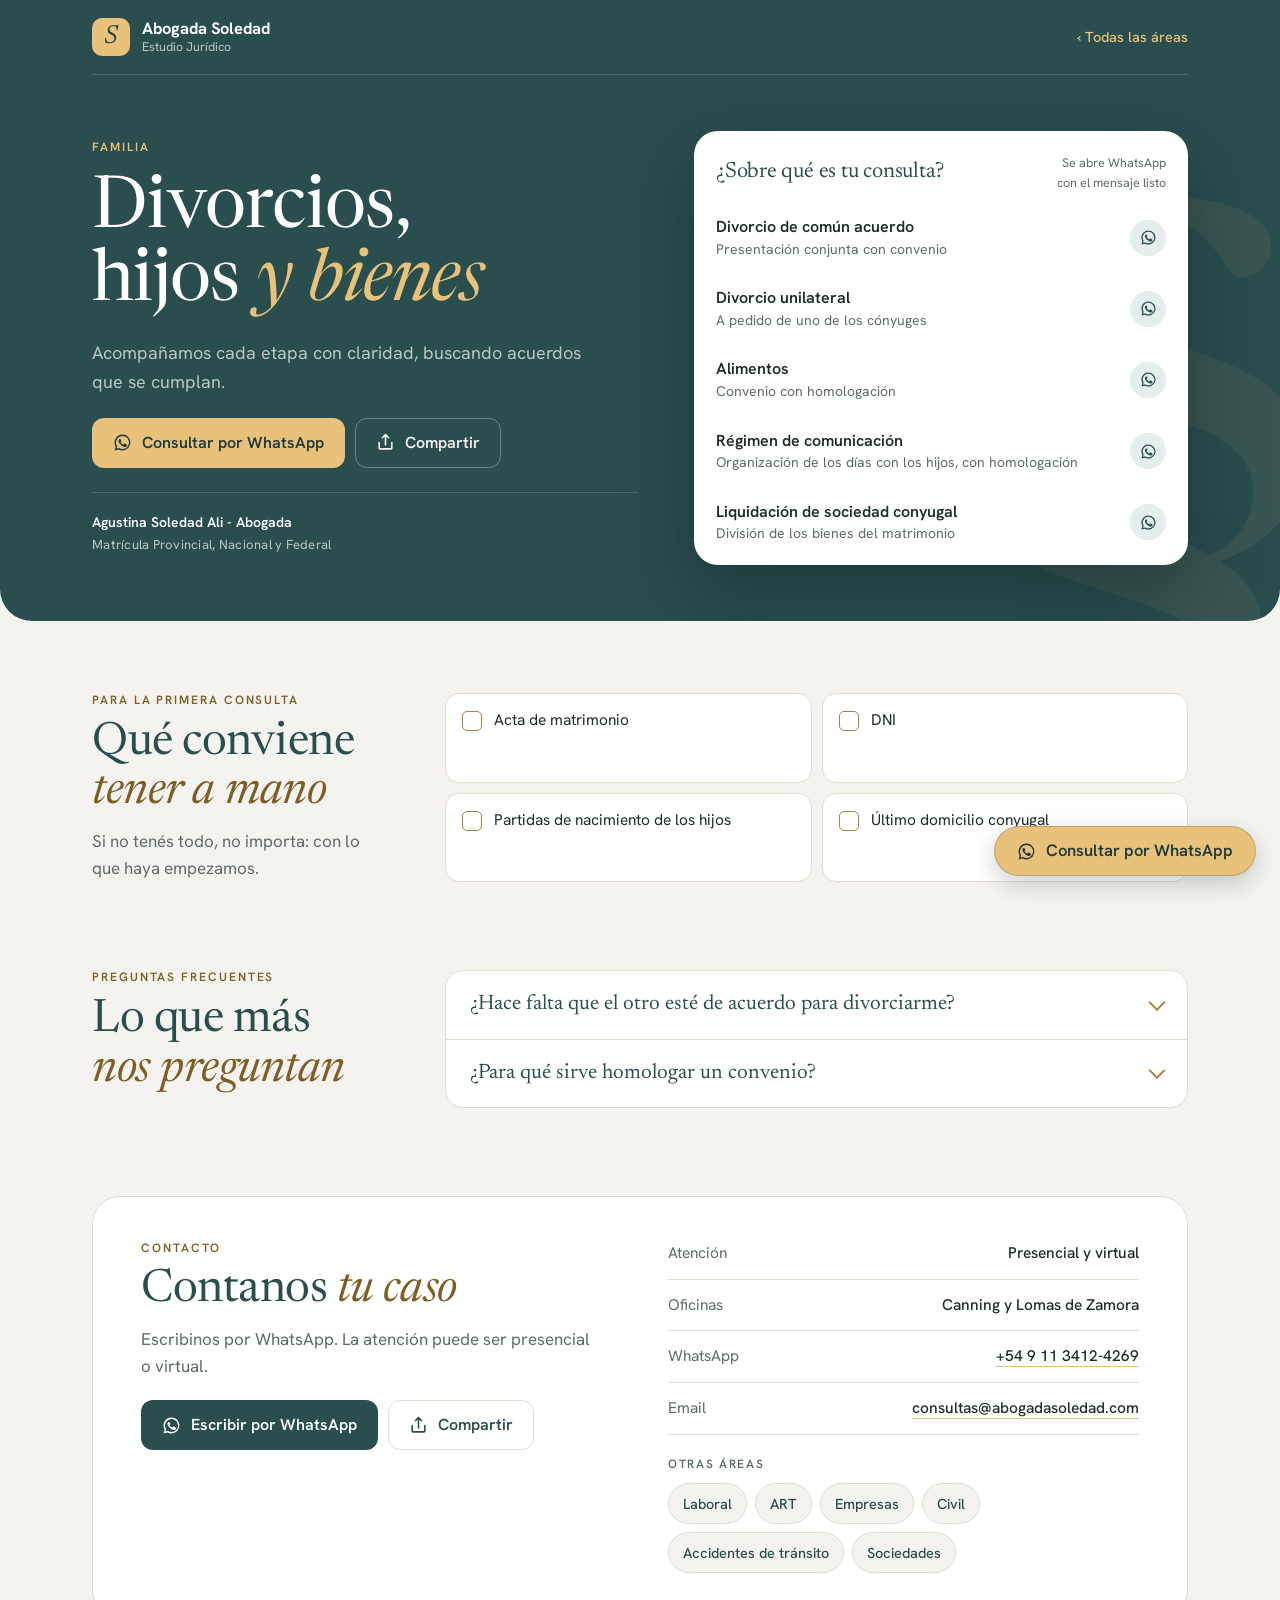
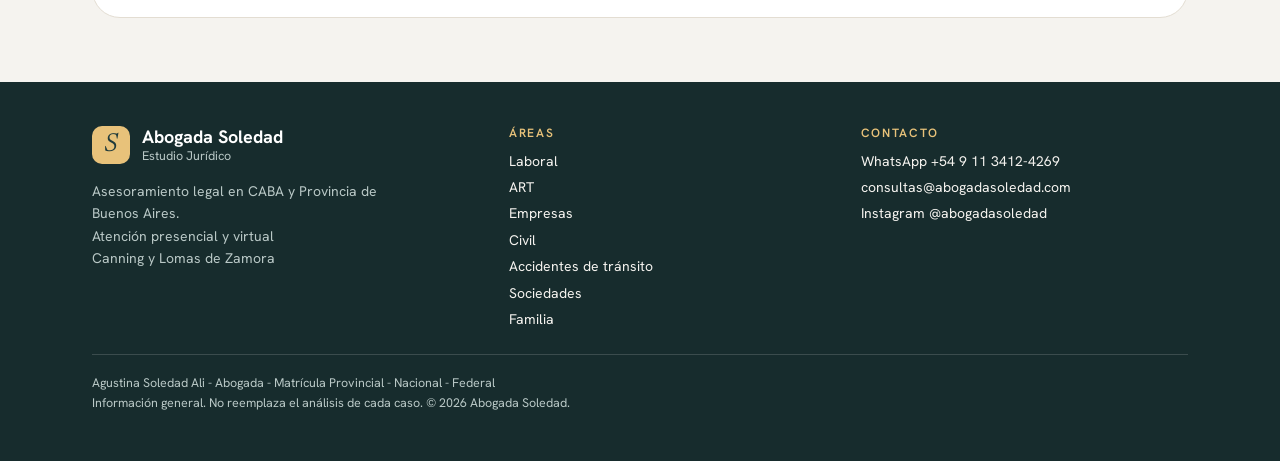
<file: familia/index.html>
<!doctype html>
<html lang="es-AR">
<head>
<meta charset="utf-8">
<meta name="viewport" content="width=device-width,initial-scale=1,viewport-fit=cover">
<title>Divorcios, alimentos y régimen de comunicación · Abogada Soledad</title>
<meta name="description" content="Divorcios de común acuerdo o unilaterales, convenios de alimentos y comunicación con homologación, y liquidación de bienes.">
<link rel="canonical" href="https://abogadasoledad.com/familia/">
<meta name="theme-color" content="#2A4D4E">
<meta property="og:type" content="website">
<meta property="og:locale" content="es_AR">
<meta property="og:site_name" content="Abogada Soledad">
<meta property="og:title" content="Divorcios, alimentos y régimen de comunicación · Abogada Soledad">
<meta property="og:description" content="Divorcios de común acuerdo o unilaterales, convenios de alimentos y comunicación con homologación, y liquidación de bienes.">
<meta property="og:url" content="https://abogadasoledad.com/familia/">
<meta property="og:image" content="https://abogadasoledad.com/og/familia.png?v=muopwb9u">
<meta property="og:image:width" content="1200">
<meta property="og:image:height" content="630">
<meta name="twitter:card" content="summary_large_image">
<link rel="icon" href="/favicon.svg" type="image/svg+xml">
<link rel="apple-touch-icon" href="/apple-touch-icon.png">
<link rel="preconnect" href="https://fonts.googleapis.com">
<link rel="preconnect" href="https://fonts.gstatic.com" crossorigin>
<link rel="stylesheet" href="https://fonts.googleapis.com/css2?family=Hanken+Grotesk:wght@400;500;600;700&family=Newsreader:ital,opsz,wght@0,6..72,400;0,6..72,500;1,6..72,400&display=swap">
<link rel="stylesheet" href="/assets/site.css?v=muopwb9u">
<script type="application/ld+json">{"@context":"https://schema.org","@type":"LegalService","name":"Abogada Soledad · Estudio Jurídico","url":"https://abogadasoledad.com/","telephone":"+5491134124269","email":"consultas@abogadasoledad.com","image":"https://abogadasoledad.com/og/home.png","sameAs":["https://www.instagram.com/abogadasoledad/"],"areaServed":["Ciudad Autónoma de Buenos Aires","Provincia de Buenos Aires"],"address":[{"@type":"PostalAddress","addressLocality":"Canning","addressRegion":"Buenos Aires","addressCountry":"AR"},{"@type":"PostalAddress","addressLocality":"Lomas de Zamora","addressRegion":"Buenos Aires","addressCountry":"AR"}],"knowsAbout":["Derecho laboral","ART","Derecho civil","Sucesiones","Sociedades","Derecho de familia"]}</script>
</head>
<body>
<header class="hero"><div class="in">
  <div class="top"><a class="brand" href="/"><span class="mark" aria-hidden="true">S</span><span><b>Abogada Soledad</b><small>Estudio Jurídico</small></span></a><nav class="nav"><a class="back" href="/">‹ Todas las áreas</a></nav></div>
  <div class="hero-grid">
    <div class="hero-copy">
      <span class="kicker">Familia</span>
      <h1>Divorcios, hijos <em>y bienes</em></h1>
      <p class="lead">Acompañamos cada etapa con claridad, buscando acuerdos que se cumplan.</p>
      <div class="ctas">
        <a class="btn btn-gold" href="https://wa.me/5491134124269?text=Hola%2C%20vengo%20de%20la%20p%C3%A1gina%20de%20Familia.%20Quisiera%20consultar%20de%20familia." data-wa target="_blank" rel="noopener"><svg viewBox="0 0 24 24" fill="currentColor" aria-hidden="true"><path d="M12 2a10 10 0 0 0-8.6 15.1L2 22l5-1.3A10 10 0 1 0 12 2Zm0 18.2a8.2 8.2 0 0 1-4.2-1.2l-.3-.2-3 .8.8-2.9-.2-.3A8.2 8.2 0 1 1 12 20.2Zm4.5-6.1c-.2-.1-1.5-.7-1.7-.8-.2-.1-.4-.1-.6.1l-.8 1c-.1.2-.3.2-.5.1a6.7 6.7 0 0 1-3.3-2.9c-.2-.4.3-.4.8-1.3.1-.2 0-.3 0-.4l-.8-1.8c-.2-.5-.4-.4-.6-.4h-.5a1 1 0 0 0-.7.3 3 3 0 0 0-.9 2.2 5.2 5.2 0 0 0 1.1 2.8 11.9 11.9 0 0 0 4.6 4c1.7.7 2.4.8 3.2.7.5-.1 1.5-.6 1.8-1.2.2-.6.2-1.1.1-1.2l-.4-.2Z"/></svg>Consultar por WhatsApp</a>
        <button type="button" class="btn btn-ghost" data-share data-url="https://abogadasoledad.com/familia/" data-text="Divorcios, hijos y bienes · Abogada Soledad"><svg viewBox="0 0 24 24" fill="none" stroke="currentColor" stroke-width="2" stroke-linecap="round" stroke-linejoin="round" aria-hidden="true"><path d="M4 12v7a1 1 0 0 0 1 1h14a1 1 0 0 0 1-1v-7M16 6l-4-4-4 4M12 2v13"/></svg>Compartir</button>
      </div>
      <div class="creds"><b>Agustina Soledad Ali - Abogada</b><span>Matrícula Provincial, Nacional y Federal</span></div>
    </div>
    <div class="topics">
    <div class="topics-h"><h2>¿Sobre qué es tu consulta?</h2><span>Se abre WhatsApp<br>con el mensaje listo</span></div>
    <ul class="list"><li><a href="https://wa.me/5491134124269?text=Hola%2C%20vengo%20de%20la%20p%C3%A1gina%20de%20Familia.%20Quisiera%20consultar%20por%20un%20divorcio%20de%20com%C3%BAn%20acuerdo." data-wa target="_blank" rel="noopener"><strong>Divorcio de común acuerdo</strong><small>Presentación conjunta con convenio</small><span class="go"><svg viewBox="0 0 24 24" fill="currentColor" aria-hidden="true"><path d="M12 2a10 10 0 0 0-8.6 15.1L2 22l5-1.3A10 10 0 1 0 12 2Zm0 18.2a8.2 8.2 0 0 1-4.2-1.2l-.3-.2-3 .8.8-2.9-.2-.3A8.2 8.2 0 1 1 12 20.2Zm4.5-6.1c-.2-.1-1.5-.7-1.7-.8-.2-.1-.4-.1-.6.1l-.8 1c-.1.2-.3.2-.5.1a6.7 6.7 0 0 1-3.3-2.9c-.2-.4.3-.4.8-1.3.1-.2 0-.3 0-.4l-.8-1.8c-.2-.5-.4-.4-.6-.4h-.5a1 1 0 0 0-.7.3 3 3 0 0 0-.9 2.2 5.2 5.2 0 0 0 1.1 2.8 11.9 11.9 0 0 0 4.6 4c1.7.7 2.4.8 3.2.7.5-.1 1.5-.6 1.8-1.2.2-.6.2-1.1.1-1.2l-.4-.2Z"/></svg></span></a></li><li><a href="https://wa.me/5491134124269?text=Hola%2C%20vengo%20de%20la%20p%C3%A1gina%20de%20Familia.%20Quisiera%20consultar%20por%20un%20divorcio%20unilateral." data-wa target="_blank" rel="noopener"><strong>Divorcio unilateral</strong><small>A pedido de uno de los cónyuges</small><span class="go"><svg viewBox="0 0 24 24" fill="currentColor" aria-hidden="true"><path d="M12 2a10 10 0 0 0-8.6 15.1L2 22l5-1.3A10 10 0 1 0 12 2Zm0 18.2a8.2 8.2 0 0 1-4.2-1.2l-.3-.2-3 .8.8-2.9-.2-.3A8.2 8.2 0 1 1 12 20.2Zm4.5-6.1c-.2-.1-1.5-.7-1.7-.8-.2-.1-.4-.1-.6.1l-.8 1c-.1.2-.3.2-.5.1a6.7 6.7 0 0 1-3.3-2.9c-.2-.4.3-.4.8-1.3.1-.2 0-.3 0-.4l-.8-1.8c-.2-.5-.4-.4-.6-.4h-.5a1 1 0 0 0-.7.3 3 3 0 0 0-.9 2.2 5.2 5.2 0 0 0 1.1 2.8 11.9 11.9 0 0 0 4.6 4c1.7.7 2.4.8 3.2.7.5-.1 1.5-.6 1.8-1.2.2-.6.2-1.1.1-1.2l-.4-.2Z"/></svg></span></a></li><li><a href="https://wa.me/5491134124269?text=Hola%2C%20vengo%20de%20la%20p%C3%A1gina%20de%20Familia.%20Quisiera%20consultar%20por%20alimentos." data-wa target="_blank" rel="noopener"><strong>Alimentos</strong><small>Convenio con homologación</small><span class="go"><svg viewBox="0 0 24 24" fill="currentColor" aria-hidden="true"><path d="M12 2a10 10 0 0 0-8.6 15.1L2 22l5-1.3A10 10 0 1 0 12 2Zm0 18.2a8.2 8.2 0 0 1-4.2-1.2l-.3-.2-3 .8.8-2.9-.2-.3A8.2 8.2 0 1 1 12 20.2Zm4.5-6.1c-.2-.1-1.5-.7-1.7-.8-.2-.1-.4-.1-.6.1l-.8 1c-.1.2-.3.2-.5.1a6.7 6.7 0 0 1-3.3-2.9c-.2-.4.3-.4.8-1.3.1-.2 0-.3 0-.4l-.8-1.8c-.2-.5-.4-.4-.6-.4h-.5a1 1 0 0 0-.7.3 3 3 0 0 0-.9 2.2 5.2 5.2 0 0 0 1.1 2.8 11.9 11.9 0 0 0 4.6 4c1.7.7 2.4.8 3.2.7.5-.1 1.5-.6 1.8-1.2.2-.6.2-1.1.1-1.2l-.4-.2Z"/></svg></span></a></li><li><a href="https://wa.me/5491134124269?text=Hola%2C%20vengo%20de%20la%20p%C3%A1gina%20de%20Familia.%20Quisiera%20consultar%20por%20el%20r%C3%A9gimen%20de%20comunicaci%C3%B3n%20con%20mis%20hijos." data-wa target="_blank" rel="noopener"><strong>Régimen de comunicación</strong><small>Organización de los días con los hijos, con homologación</small><span class="go"><svg viewBox="0 0 24 24" fill="currentColor" aria-hidden="true"><path d="M12 2a10 10 0 0 0-8.6 15.1L2 22l5-1.3A10 10 0 1 0 12 2Zm0 18.2a8.2 8.2 0 0 1-4.2-1.2l-.3-.2-3 .8.8-2.9-.2-.3A8.2 8.2 0 1 1 12 20.2Zm4.5-6.1c-.2-.1-1.5-.7-1.7-.8-.2-.1-.4-.1-.6.1l-.8 1c-.1.2-.3.2-.5.1a6.7 6.7 0 0 1-3.3-2.9c-.2-.4.3-.4.8-1.3.1-.2 0-.3 0-.4l-.8-1.8c-.2-.5-.4-.4-.6-.4h-.5a1 1 0 0 0-.7.3 3 3 0 0 0-.9 2.2 5.2 5.2 0 0 0 1.1 2.8 11.9 11.9 0 0 0 4.6 4c1.7.7 2.4.8 3.2.7.5-.1 1.5-.6 1.8-1.2.2-.6.2-1.1.1-1.2l-.4-.2Z"/></svg></span></a></li><li><a href="https://wa.me/5491134124269?text=Hola%2C%20vengo%20de%20la%20p%C3%A1gina%20de%20Familia.%20Quisiera%20consultar%20por%20la%20liquidaci%C3%B3n%20de%20la%20sociedad%20conyugal." data-wa target="_blank" rel="noopener"><strong>Liquidación de sociedad conyugal</strong><small>División de los bienes del matrimonio</small><span class="go"><svg viewBox="0 0 24 24" fill="currentColor" aria-hidden="true"><path d="M12 2a10 10 0 0 0-8.6 15.1L2 22l5-1.3A10 10 0 1 0 12 2Zm0 18.2a8.2 8.2 0 0 1-4.2-1.2l-.3-.2-3 .8.8-2.9-.2-.3A8.2 8.2 0 1 1 12 20.2Zm4.5-6.1c-.2-.1-1.5-.7-1.7-.8-.2-.1-.4-.1-.6.1l-.8 1c-.1.2-.3.2-.5.1a6.7 6.7 0 0 1-3.3-2.9c-.2-.4.3-.4.8-1.3.1-.2 0-.3 0-.4l-.8-1.8c-.2-.5-.4-.4-.6-.4h-.5a1 1 0 0 0-.7.3 3 3 0 0 0-.9 2.2 5.2 5.2 0 0 0 1.1 2.8 11.9 11.9 0 0 0 4.6 4c1.7.7 2.4.8 3.2.7.5-.1 1.5-.6 1.8-1.2.2-.6.2-1.1.1-1.2l-.4-.2Z"/></svg></span></a></li></ul>
  </div>
  </div>
</div></header>

<main class="in">
  

  

  

  <section class="sec split"><div class="sec-h"><span class="kicker">Para la primera consulta</span><h2>Qué conviene <em>tener a mano</em></h2><p>Si no tenés todo, no importa: con lo que haya empezamos.</p></div>
    <ul class="bring"><li>Acta de matrimonio</li><li>DNI</li><li>Partidas de nacimiento de los hijos</li><li>Último domicilio conyugal</li></ul></section>

  <section class="sec split"><div class="sec-h"><span class="kicker">Preguntas frecuentes</span><h2>Lo que más <em>nos preguntan</em></h2></div>
    <div class="faq"><details><summary>¿Hace falta que el otro esté de acuerdo para divorciarme?</summary><p>No. El divorcio puede pedirse de común acuerdo o por uno solo de los cónyuges, sin explicar causas.</p></details><details><summary>¿Para qué sirve homologar un convenio?</summary><p>La homologación judicial hace que lo acordado sobre alimentos y comunicación sea obligatorio y se pueda exigir si no se cumple.</p></details></div></section>

  <section class="contact">
    <div class="sec-h"><span class="kicker">Contacto</span><h2>Contanos <em>tu caso</em></h2><p>Escribinos por WhatsApp. La atención puede ser presencial o virtual.</p>
      <div class="row" style="padding-top:10px"><a class="btn btn-teal" href="https://wa.me/5491134124269?text=Hola%2C%20vengo%20de%20la%20p%C3%A1gina%20de%20Familia.%20Quisiera%20consultar%20de%20familia." data-wa target="_blank" rel="noopener"><svg viewBox="0 0 24 24" fill="currentColor" aria-hidden="true"><path d="M12 2a10 10 0 0 0-8.6 15.1L2 22l5-1.3A10 10 0 1 0 12 2Zm0 18.2a8.2 8.2 0 0 1-4.2-1.2l-.3-.2-3 .8.8-2.9-.2-.3A8.2 8.2 0 1 1 12 20.2Zm4.5-6.1c-.2-.1-1.5-.7-1.7-.8-.2-.1-.4-.1-.6.1l-.8 1c-.1.2-.3.2-.5.1a6.7 6.7 0 0 1-3.3-2.9c-.2-.4.3-.4.8-1.3.1-.2 0-.3 0-.4l-.8-1.8c-.2-.5-.4-.4-.6-.4h-.5a1 1 0 0 0-.7.3 3 3 0 0 0-.9 2.2 5.2 5.2 0 0 0 1.1 2.8 11.9 11.9 0 0 0 4.6 4c1.7.7 2.4.8 3.2.7.5-.1 1.5-.6 1.8-1.2.2-.6.2-1.1.1-1.2l-.4-.2Z"/></svg>Escribir por WhatsApp</a><button type="button" class="btn btn-line" data-share data-url="https://abogadasoledad.com/familia/" data-text="Divorcios, hijos y bienes · Abogada Soledad"><svg viewBox="0 0 24 24" fill="none" stroke="currentColor" stroke-width="2" stroke-linecap="round" stroke-linejoin="round" aria-hidden="true"><path d="M4 12v7a1 1 0 0 0 1 1h14a1 1 0 0 0 1-1v-7M16 6l-4-4-4 4M12 2v13"/></svg>Compartir</button></div></div>
    <div style="display:flex;flex-direction:column;gap:22px;min-width:0">
      <div class="info">
        <div><span>Atención</span><span>Presencial y virtual</span></div><div><span>Oficinas</span><span>Canning y Lomas de Zamora</span></div><div><span>WhatsApp</span><span><a href="https://wa.me/5491134124269">+54 9 11 3412-4269</a></span></div><div><span>Email</span><span><a href="mailto:consultas@abogadasoledad.com">consultas@abogadasoledad.com</a></span></div>
      </div>
      <div style="display:flex;flex-direction:column;gap:10px"><span class="mini-label">Otras áreas</span>
        <nav class="others"><a href="/laboral/">Laboral</a><a href="/art/">ART</a><a href="/empresas/">Empresas</a><a href="/civil/">Civil</a><a href="/transito/">Accidentes de tránsito</a><a href="/sociedades/">Sociedades</a></nav></div>
    </div>
  </section>
</main>

<footer><div class="in foot">
  <div><a class="brand" href="/"><span class="mark" aria-hidden="true">S</span><span><b>Abogada Soledad</b><small>Estudio Jurídico</small></span></a><p style="padding-top:12px;max-width:40ch">Asesoramiento legal en CABA y Provincia de Buenos Aires.<br>Atención presencial y virtual<br>Canning y Lomas de Zamora</p></div>
  <div><h4>Áreas</h4><a href="/laboral/">Laboral</a><a href="/art/">ART</a><a href="/empresas/">Empresas</a><a href="/civil/">Civil</a><a href="/transito/">Accidentes de tránsito</a><a href="/sociedades/">Sociedades</a><a href="/familia/">Familia</a></div>
  <div><h4>Contacto</h4><a href="https://wa.me/5491134124269">WhatsApp +54 9 11 3412-4269</a><a href="mailto:consultas@abogadasoledad.com">consultas@abogadasoledad.com</a><a href="https://www.instagram.com/abogadasoledad/">Instagram @abogadasoledad</a></div>
  <p class="fine">Agustina Soledad Ali - Abogada - Matrícula Provincial - Nacional - Federal<br>Información general. No reemplaza el análisis de cada caso. © 2026 Abogada Soledad.</p>
</div></footer>
<div class="bar"><a class="btn btn-gold" href="https://wa.me/5491134124269?text=Hola%2C%20vengo%20de%20la%20p%C3%A1gina%20de%20Familia.%20Quisiera%20consultar%20de%20familia." data-wa target="_blank" rel="noopener"><svg viewBox="0 0 24 24" fill="currentColor" aria-hidden="true"><path d="M12 2a10 10 0 0 0-8.6 15.1L2 22l5-1.3A10 10 0 1 0 12 2Zm0 18.2a8.2 8.2 0 0 1-4.2-1.2l-.3-.2-3 .8.8-2.9-.2-.3A8.2 8.2 0 1 1 12 20.2Zm4.5-6.1c-.2-.1-1.5-.7-1.7-.8-.2-.1-.4-.1-.6.1l-.8 1c-.1.2-.3.2-.5.1a6.7 6.7 0 0 1-3.3-2.9c-.2-.4.3-.4.8-1.3.1-.2 0-.3 0-.4l-.8-1.8c-.2-.5-.4-.4-.6-.4h-.5a1 1 0 0 0-.7.3 3 3 0 0 0-.9 2.2 5.2 5.2 0 0 0 1.1 2.8 11.9 11.9 0 0 0 4.6 4c1.7.7 2.4.8 3.2.7.5-.1 1.5-.6 1.8-1.2.2-.6.2-1.1.1-1.2l-.4-.2Z"/></svg>Consultar por WhatsApp</a></div>
<script>
(function(){
  var q=new URLSearchParams(location.search),c=q.get("c")||q.get("utm_campaign");
  c=c?c.replace(/[^\w\- ]/g,"").slice(0,40):"";
  function ref(href){if(!c)return href;var u=new URL(href),t=u.searchParams.get("text")||"";return u.origin+u.pathname+"?text="+encodeURIComponent(t+" [ref: "+c+"]");}
  document.querySelectorAll("a[data-wa]").forEach(function(a){a.href=ref(a.href);});
  document.querySelectorAll("[data-share]").forEach(function(b){b.addEventListener("click",function(){
    var url=b.dataset.url,text=b.dataset.text;
    if(navigator.share){navigator.share({title:document.title,text:text,url:url}).catch(function(){});}
    else{window.open("https://wa.me/?text="+encodeURIComponent(text+" "+url),"_blank","noopener");}
  });});
  var box=document.getElementById("composer");
  if(box){
    var msg=document.getElementById("c-msg"),send=document.getElementById("c-send"),more=document.getElementById("c-more");
    box.querySelectorAll("[data-msg]").forEach(function(b){b.addEventListener("click",function(){
      var on=b.getAttribute("aria-pressed")!=="true";
      box.querySelectorAll("[data-msg]").forEach(function(x){x.setAttribute("aria-pressed","false");});
      var text=on?"Hola, quisiera consultar "+b.dataset.msg:box.dataset.generic;
      if(on)b.setAttribute("aria-pressed","true");
      msg.textContent=text;
      send.href=ref("https://wa.me/5491134124269?text="+encodeURIComponent(text));
      if(on){more.hidden=false;more.href=b.dataset.href;more.textContent="Ver más sobre "+b.dataset.area+" ›";}else{more.hidden=true;}
    });});
  }
})();
</script>
</body></html>
</file>
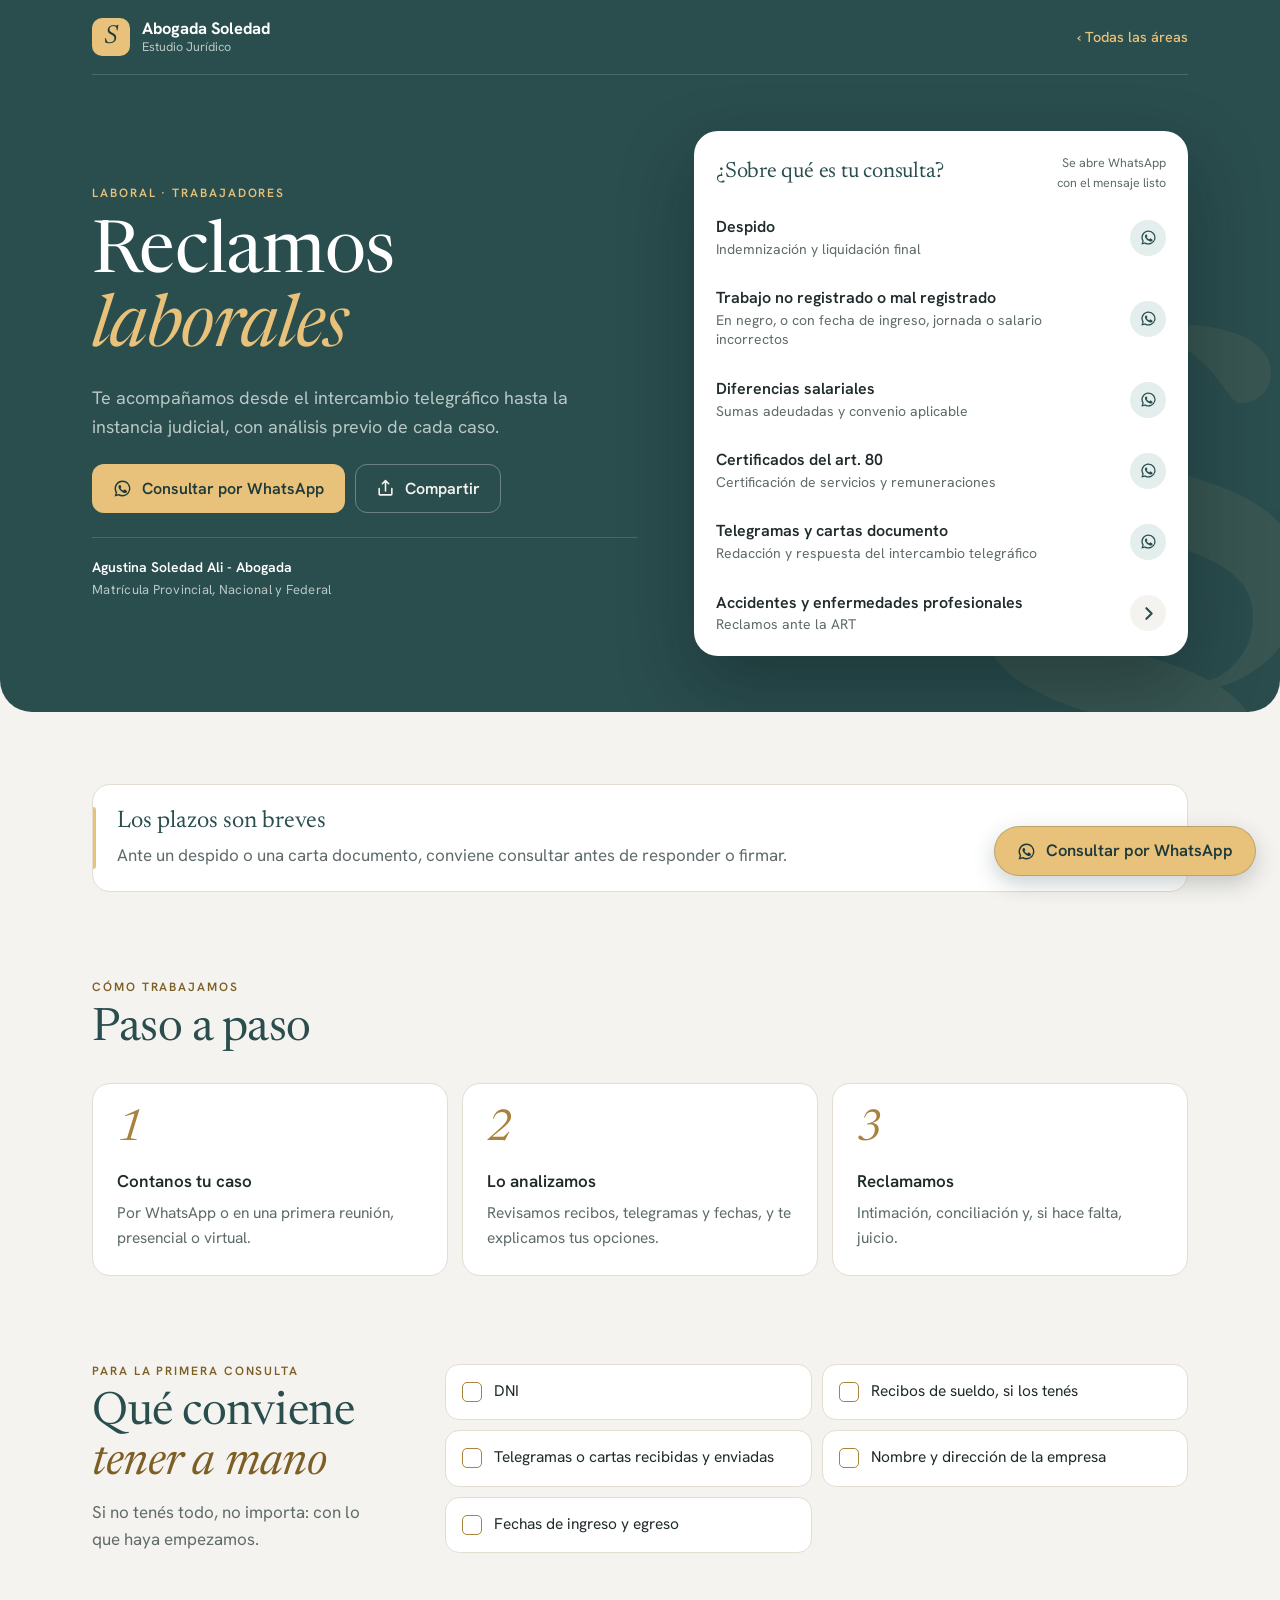
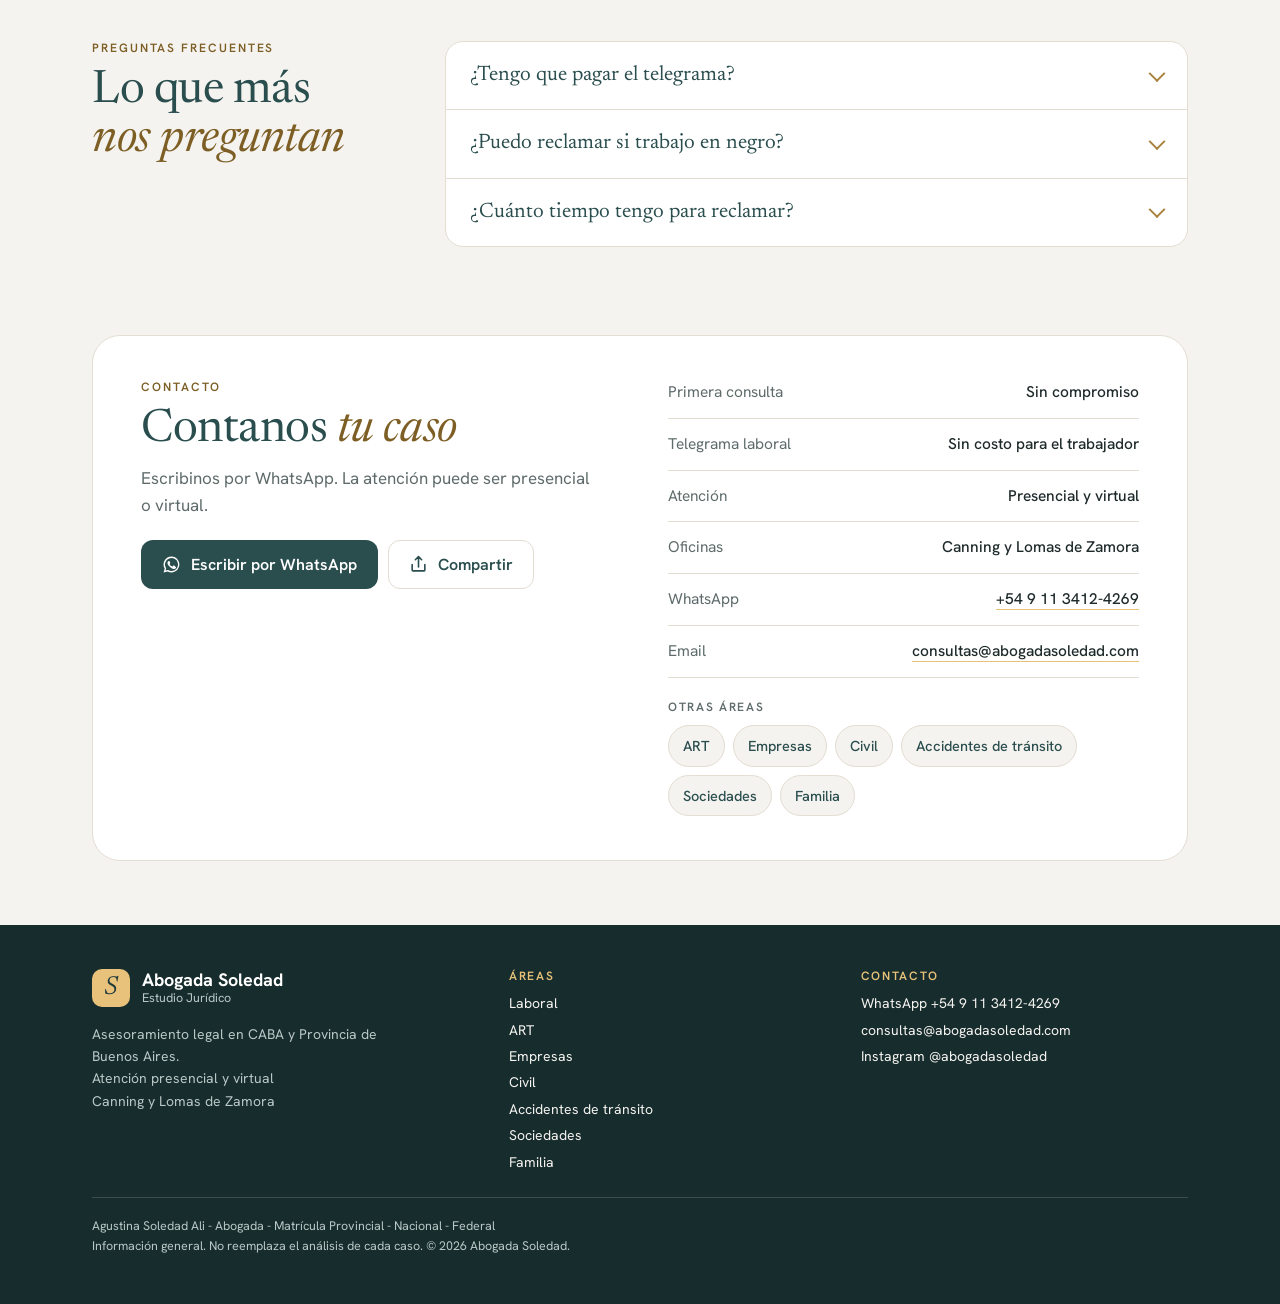
<file: laboral/index.html>
<!doctype html>
<html lang="es-AR">
<head>
<meta charset="utf-8">
<meta name="viewport" content="width=device-width,initial-scale=1,viewport-fit=cover">
<title>Reclamos laborales: despidos, trabajo en negro y ART · Abogada Soledad</title>
<meta name="description" content="Despido, trabajo no registrado, diferencias salariales, certificados y telegramas. Consultá por WhatsApp.">
<link rel="canonical" href="https://abogadasoledad.com/laboral/">
<meta name="theme-color" content="#2A4D4E">
<meta property="og:type" content="website">
<meta property="og:locale" content="es_AR">
<meta property="og:site_name" content="Abogada Soledad">
<meta property="og:title" content="Reclamos laborales: despidos, trabajo en negro y ART · Abogada Soledad">
<meta property="og:description" content="Despido, trabajo no registrado, diferencias salariales, certificados y telegramas. Consultá por WhatsApp.">
<meta property="og:url" content="https://abogadasoledad.com/laboral/">
<meta property="og:image" content="https://abogadasoledad.com/og/laboral.png?v=muopwb9u">
<meta property="og:image:width" content="1200">
<meta property="og:image:height" content="630">
<meta name="twitter:card" content="summary_large_image">
<link rel="icon" href="/favicon.svg" type="image/svg+xml">
<link rel="apple-touch-icon" href="/apple-touch-icon.png">
<link rel="preconnect" href="https://fonts.googleapis.com">
<link rel="preconnect" href="https://fonts.gstatic.com" crossorigin>
<link rel="stylesheet" href="https://fonts.googleapis.com/css2?family=Hanken+Grotesk:wght@400;500;600;700&family=Newsreader:ital,opsz,wght@0,6..72,400;0,6..72,500;1,6..72,400&display=swap">
<link rel="stylesheet" href="/assets/site.css?v=muopwb9u">
<script type="application/ld+json">{"@context":"https://schema.org","@type":"LegalService","name":"Abogada Soledad · Estudio Jurídico","url":"https://abogadasoledad.com/","telephone":"+5491134124269","email":"consultas@abogadasoledad.com","image":"https://abogadasoledad.com/og/home.png","sameAs":["https://www.instagram.com/abogadasoledad/"],"areaServed":["Ciudad Autónoma de Buenos Aires","Provincia de Buenos Aires"],"address":[{"@type":"PostalAddress","addressLocality":"Canning","addressRegion":"Buenos Aires","addressCountry":"AR"},{"@type":"PostalAddress","addressLocality":"Lomas de Zamora","addressRegion":"Buenos Aires","addressCountry":"AR"}],"knowsAbout":["Derecho laboral","ART","Derecho civil","Sucesiones","Sociedades","Derecho de familia"]}</script>
</head>
<body>
<header class="hero"><div class="in">
  <div class="top"><a class="brand" href="/"><span class="mark" aria-hidden="true">S</span><span><b>Abogada Soledad</b><small>Estudio Jurídico</small></span></a><nav class="nav"><a class="back" href="/">‹ Todas las áreas</a></nav></div>
  <div class="hero-grid">
    <div class="hero-copy">
      <span class="kicker">Laboral · Trabajadores</span>
      <h1>Reclamos <em>laborales</em></h1>
      <p class="lead">Te acompañamos desde el intercambio telegráfico hasta la instancia judicial, con análisis previo de cada caso.</p>
      <div class="ctas">
        <a class="btn btn-gold" href="https://wa.me/5491134124269?text=Hola%2C%20vengo%20de%20la%20p%C3%A1gina%20de%20Laboral.%20Quisiera%20consultar%20por%20un%20tema%20laboral." data-wa target="_blank" rel="noopener"><svg viewBox="0 0 24 24" fill="currentColor" aria-hidden="true"><path d="M12 2a10 10 0 0 0-8.6 15.1L2 22l5-1.3A10 10 0 1 0 12 2Zm0 18.2a8.2 8.2 0 0 1-4.2-1.2l-.3-.2-3 .8.8-2.9-.2-.3A8.2 8.2 0 1 1 12 20.2Zm4.5-6.1c-.2-.1-1.5-.7-1.7-.8-.2-.1-.4-.1-.6.1l-.8 1c-.1.2-.3.2-.5.1a6.7 6.7 0 0 1-3.3-2.9c-.2-.4.3-.4.8-1.3.1-.2 0-.3 0-.4l-.8-1.8c-.2-.5-.4-.4-.6-.4h-.5a1 1 0 0 0-.7.3 3 3 0 0 0-.9 2.2 5.2 5.2 0 0 0 1.1 2.8 11.9 11.9 0 0 0 4.6 4c1.7.7 2.4.8 3.2.7.5-.1 1.5-.6 1.8-1.2.2-.6.2-1.1.1-1.2l-.4-.2Z"/></svg>Consultar por WhatsApp</a>
        <button type="button" class="btn btn-ghost" data-share data-url="https://abogadasoledad.com/laboral/" data-text="Reclamos laborales · Abogada Soledad"><svg viewBox="0 0 24 24" fill="none" stroke="currentColor" stroke-width="2" stroke-linecap="round" stroke-linejoin="round" aria-hidden="true"><path d="M4 12v7a1 1 0 0 0 1 1h14a1 1 0 0 0 1-1v-7M16 6l-4-4-4 4M12 2v13"/></svg>Compartir</button>
      </div>
      <div class="creds"><b>Agustina Soledad Ali - Abogada</b><span>Matrícula Provincial, Nacional y Federal</span></div>
    </div>
    <div class="topics">
    <div class="topics-h"><h2>¿Sobre qué es tu consulta?</h2><span>Se abre WhatsApp<br>con el mensaje listo</span></div>
    <ul class="list"><li><a href="https://wa.me/5491134124269?text=Hola%2C%20vengo%20de%20la%20p%C3%A1gina%20de%20Laboral.%20Quisiera%20consultar%20por%20un%20despido." data-wa target="_blank" rel="noopener"><strong>Despido</strong><small>Indemnización y liquidación final</small><span class="go"><svg viewBox="0 0 24 24" fill="currentColor" aria-hidden="true"><path d="M12 2a10 10 0 0 0-8.6 15.1L2 22l5-1.3A10 10 0 1 0 12 2Zm0 18.2a8.2 8.2 0 0 1-4.2-1.2l-.3-.2-3 .8.8-2.9-.2-.3A8.2 8.2 0 1 1 12 20.2Zm4.5-6.1c-.2-.1-1.5-.7-1.7-.8-.2-.1-.4-.1-.6.1l-.8 1c-.1.2-.3.2-.5.1a6.7 6.7 0 0 1-3.3-2.9c-.2-.4.3-.4.8-1.3.1-.2 0-.3 0-.4l-.8-1.8c-.2-.5-.4-.4-.6-.4h-.5a1 1 0 0 0-.7.3 3 3 0 0 0-.9 2.2 5.2 5.2 0 0 0 1.1 2.8 11.9 11.9 0 0 0 4.6 4c1.7.7 2.4.8 3.2.7.5-.1 1.5-.6 1.8-1.2.2-.6.2-1.1.1-1.2l-.4-.2Z"/></svg></span></a></li><li><a href="https://wa.me/5491134124269?text=Hola%2C%20vengo%20de%20la%20p%C3%A1gina%20de%20Laboral.%20Quisiera%20consultar%20por%20trabajo%20no%20registrado%20o%20mal%20registrado." data-wa target="_blank" rel="noopener"><strong>Trabajo no registrado o mal registrado</strong><small>En negro, o con fecha de ingreso, jornada o salario incorrectos</small><span class="go"><svg viewBox="0 0 24 24" fill="currentColor" aria-hidden="true"><path d="M12 2a10 10 0 0 0-8.6 15.1L2 22l5-1.3A10 10 0 1 0 12 2Zm0 18.2a8.2 8.2 0 0 1-4.2-1.2l-.3-.2-3 .8.8-2.9-.2-.3A8.2 8.2 0 1 1 12 20.2Zm4.5-6.1c-.2-.1-1.5-.7-1.7-.8-.2-.1-.4-.1-.6.1l-.8 1c-.1.2-.3.2-.5.1a6.7 6.7 0 0 1-3.3-2.9c-.2-.4.3-.4.8-1.3.1-.2 0-.3 0-.4l-.8-1.8c-.2-.5-.4-.4-.6-.4h-.5a1 1 0 0 0-.7.3 3 3 0 0 0-.9 2.2 5.2 5.2 0 0 0 1.1 2.8 11.9 11.9 0 0 0 4.6 4c1.7.7 2.4.8 3.2.7.5-.1 1.5-.6 1.8-1.2.2-.6.2-1.1.1-1.2l-.4-.2Z"/></svg></span></a></li><li><a href="https://wa.me/5491134124269?text=Hola%2C%20vengo%20de%20la%20p%C3%A1gina%20de%20Laboral.%20Quisiera%20consultar%20por%20diferencias%20salariales." data-wa target="_blank" rel="noopener"><strong>Diferencias salariales</strong><small>Sumas adeudadas y convenio aplicable</small><span class="go"><svg viewBox="0 0 24 24" fill="currentColor" aria-hidden="true"><path d="M12 2a10 10 0 0 0-8.6 15.1L2 22l5-1.3A10 10 0 1 0 12 2Zm0 18.2a8.2 8.2 0 0 1-4.2-1.2l-.3-.2-3 .8.8-2.9-.2-.3A8.2 8.2 0 1 1 12 20.2Zm4.5-6.1c-.2-.1-1.5-.7-1.7-.8-.2-.1-.4-.1-.6.1l-.8 1c-.1.2-.3.2-.5.1a6.7 6.7 0 0 1-3.3-2.9c-.2-.4.3-.4.8-1.3.1-.2 0-.3 0-.4l-.8-1.8c-.2-.5-.4-.4-.6-.4h-.5a1 1 0 0 0-.7.3 3 3 0 0 0-.9 2.2 5.2 5.2 0 0 0 1.1 2.8 11.9 11.9 0 0 0 4.6 4c1.7.7 2.4.8 3.2.7.5-.1 1.5-.6 1.8-1.2.2-.6.2-1.1.1-1.2l-.4-.2Z"/></svg></span></a></li><li><a href="https://wa.me/5491134124269?text=Hola%2C%20vengo%20de%20la%20p%C3%A1gina%20de%20Laboral.%20Quisiera%20consultar%20por%20la%20entrega%20de%20certificados%20de%20trabajo." data-wa target="_blank" rel="noopener"><strong>Certificados del art. 80</strong><small>Certificación de servicios y remuneraciones</small><span class="go"><svg viewBox="0 0 24 24" fill="currentColor" aria-hidden="true"><path d="M12 2a10 10 0 0 0-8.6 15.1L2 22l5-1.3A10 10 0 1 0 12 2Zm0 18.2a8.2 8.2 0 0 1-4.2-1.2l-.3-.2-3 .8.8-2.9-.2-.3A8.2 8.2 0 1 1 12 20.2Zm4.5-6.1c-.2-.1-1.5-.7-1.7-.8-.2-.1-.4-.1-.6.1l-.8 1c-.1.2-.3.2-.5.1a6.7 6.7 0 0 1-3.3-2.9c-.2-.4.3-.4.8-1.3.1-.2 0-.3 0-.4l-.8-1.8c-.2-.5-.4-.4-.6-.4h-.5a1 1 0 0 0-.7.3 3 3 0 0 0-.9 2.2 5.2 5.2 0 0 0 1.1 2.8 11.9 11.9 0 0 0 4.6 4c1.7.7 2.4.8 3.2.7.5-.1 1.5-.6 1.8-1.2.2-.6.2-1.1.1-1.2l-.4-.2Z"/></svg></span></a></li><li><a href="https://wa.me/5491134124269?text=Hola%2C%20vengo%20de%20la%20p%C3%A1gina%20de%20Laboral.%20Quisiera%20consultar%20por%20un%20telegrama%20o%20carta%20documento." data-wa target="_blank" rel="noopener"><strong>Telegramas y cartas documento</strong><small>Redacción y respuesta del intercambio telegráfico</small><span class="go"><svg viewBox="0 0 24 24" fill="currentColor" aria-hidden="true"><path d="M12 2a10 10 0 0 0-8.6 15.1L2 22l5-1.3A10 10 0 1 0 12 2Zm0 18.2a8.2 8.2 0 0 1-4.2-1.2l-.3-.2-3 .8.8-2.9-.2-.3A8.2 8.2 0 1 1 12 20.2Zm4.5-6.1c-.2-.1-1.5-.7-1.7-.8-.2-.1-.4-.1-.6.1l-.8 1c-.1.2-.3.2-.5.1a6.7 6.7 0 0 1-3.3-2.9c-.2-.4.3-.4.8-1.3.1-.2 0-.3 0-.4l-.8-1.8c-.2-.5-.4-.4-.6-.4h-.5a1 1 0 0 0-.7.3 3 3 0 0 0-.9 2.2 5.2 5.2 0 0 0 1.1 2.8 11.9 11.9 0 0 0 4.6 4c1.7.7 2.4.8 3.2.7.5-.1 1.5-.6 1.8-1.2.2-.6.2-1.1.1-1.2l-.4-.2Z"/></svg></span></a></li><li><a href="/art/"><strong>Accidentes y enfermedades profesionales</strong><small>Reclamos ante la ART</small><span class="go"><svg viewBox="0 0 16 16" fill="none" stroke="currentColor" stroke-width="2" stroke-linecap="round" stroke-linejoin="round" aria-hidden="true"><path d="M6 3l5 5-5 5"/></svg></span></a></li></ul>
  </div>
  </div>
</div></header>

<main class="in">
  <aside class="note"><strong>Los plazos son breves</strong><span>Ante un despido o una carta documento, conviene consultar antes de responder o firmar.</span></aside>

  

  <section class="sec"><div class="sec-h"><span class="kicker">Cómo trabajamos</span><h2>Paso a paso</h2></div>
    <ol class="steps"><li><strong>Contanos tu caso</strong><span>Por WhatsApp o en una primera reunión, presencial o virtual.</span></li><li><strong>Lo analizamos</strong><span>Revisamos recibos, telegramas y fechas, y te explicamos tus opciones.</span></li><li><strong>Reclamamos</strong><span>Intimación, conciliación y, si hace falta, juicio.</span></li></ol></section>

  <section class="sec split"><div class="sec-h"><span class="kicker">Para la primera consulta</span><h2>Qué conviene <em>tener a mano</em></h2><p>Si no tenés todo, no importa: con lo que haya empezamos.</p></div>
    <ul class="bring"><li>DNI</li><li>Recibos de sueldo, si los tenés</li><li>Telegramas o cartas recibidas y enviadas</li><li>Nombre y dirección de la empresa</li><li>Fechas de ingreso y egreso</li></ul></section>

  <section class="sec split"><div class="sec-h"><span class="kicker">Preguntas frecuentes</span><h2>Lo que más <em>nos preguntan</em></h2></div>
    <div class="faq"><details><summary>¿Tengo que pagar el telegrama?</summary><p>No. El telegrama laboral es gratuito para el trabajador.</p></details><details><summary>¿Puedo reclamar si trabajo en negro?</summary><p>Sí. Aunque no tengas recibo, la relación se puede probar con chats, fotos, testigos y otros elementos. Antes de intimar a la empresa conviene analizar el orden de los pasos.</p></details><details><summary>¿Cuánto tiempo tengo para reclamar?</summary><p>Como regla general, los créditos laborales prescriben a los dos años. Pero ante un despido o una carta documento los plazos para responder son de días, así que conviene consultar enseguida.</p></details></div></section>

  <section class="contact">
    <div class="sec-h"><span class="kicker">Contacto</span><h2>Contanos <em>tu caso</em></h2><p>Escribinos por WhatsApp. La atención puede ser presencial o virtual.</p>
      <div class="row" style="padding-top:10px"><a class="btn btn-teal" href="https://wa.me/5491134124269?text=Hola%2C%20vengo%20de%20la%20p%C3%A1gina%20de%20Laboral.%20Quisiera%20consultar%20por%20un%20tema%20laboral." data-wa target="_blank" rel="noopener"><svg viewBox="0 0 24 24" fill="currentColor" aria-hidden="true"><path d="M12 2a10 10 0 0 0-8.6 15.1L2 22l5-1.3A10 10 0 1 0 12 2Zm0 18.2a8.2 8.2 0 0 1-4.2-1.2l-.3-.2-3 .8.8-2.9-.2-.3A8.2 8.2 0 1 1 12 20.2Zm4.5-6.1c-.2-.1-1.5-.7-1.7-.8-.2-.1-.4-.1-.6.1l-.8 1c-.1.2-.3.2-.5.1a6.7 6.7 0 0 1-3.3-2.9c-.2-.4.3-.4.8-1.3.1-.2 0-.3 0-.4l-.8-1.8c-.2-.5-.4-.4-.6-.4h-.5a1 1 0 0 0-.7.3 3 3 0 0 0-.9 2.2 5.2 5.2 0 0 0 1.1 2.8 11.9 11.9 0 0 0 4.6 4c1.7.7 2.4.8 3.2.7.5-.1 1.5-.6 1.8-1.2.2-.6.2-1.1.1-1.2l-.4-.2Z"/></svg>Escribir por WhatsApp</a><button type="button" class="btn btn-line" data-share data-url="https://abogadasoledad.com/laboral/" data-text="Reclamos laborales · Abogada Soledad"><svg viewBox="0 0 24 24" fill="none" stroke="currentColor" stroke-width="2" stroke-linecap="round" stroke-linejoin="round" aria-hidden="true"><path d="M4 12v7a1 1 0 0 0 1 1h14a1 1 0 0 0 1-1v-7M16 6l-4-4-4 4M12 2v13"/></svg>Compartir</button></div></div>
    <div style="display:flex;flex-direction:column;gap:22px;min-width:0">
      <div class="info">
        <div><span>Primera consulta</span><span>Sin compromiso</span></div><div><span>Telegrama laboral</span><span>Sin costo para el trabajador</span></div><div><span>Atención</span><span>Presencial y virtual</span></div><div><span>Oficinas</span><span>Canning y Lomas de Zamora</span></div><div><span>WhatsApp</span><span><a href="https://wa.me/5491134124269">+54 9 11 3412-4269</a></span></div><div><span>Email</span><span><a href="mailto:consultas@abogadasoledad.com">consultas@abogadasoledad.com</a></span></div>
      </div>
      <div style="display:flex;flex-direction:column;gap:10px"><span class="mini-label">Otras áreas</span>
        <nav class="others"><a href="/art/">ART</a><a href="/empresas/">Empresas</a><a href="/civil/">Civil</a><a href="/transito/">Accidentes de tránsito</a><a href="/sociedades/">Sociedades</a><a href="/familia/">Familia</a></nav></div>
    </div>
  </section>
</main>

<footer><div class="in foot">
  <div><a class="brand" href="/"><span class="mark" aria-hidden="true">S</span><span><b>Abogada Soledad</b><small>Estudio Jurídico</small></span></a><p style="padding-top:12px;max-width:40ch">Asesoramiento legal en CABA y Provincia de Buenos Aires.<br>Atención presencial y virtual<br>Canning y Lomas de Zamora</p></div>
  <div><h4>Áreas</h4><a href="/laboral/">Laboral</a><a href="/art/">ART</a><a href="/empresas/">Empresas</a><a href="/civil/">Civil</a><a href="/transito/">Accidentes de tránsito</a><a href="/sociedades/">Sociedades</a><a href="/familia/">Familia</a></div>
  <div><h4>Contacto</h4><a href="https://wa.me/5491134124269">WhatsApp +54 9 11 3412-4269</a><a href="mailto:consultas@abogadasoledad.com">consultas@abogadasoledad.com</a><a href="https://www.instagram.com/abogadasoledad/">Instagram @abogadasoledad</a></div>
  <p class="fine">Agustina Soledad Ali - Abogada - Matrícula Provincial - Nacional - Federal<br>Información general. No reemplaza el análisis de cada caso. © 2026 Abogada Soledad.</p>
</div></footer>
<div class="bar"><a class="btn btn-gold" href="https://wa.me/5491134124269?text=Hola%2C%20vengo%20de%20la%20p%C3%A1gina%20de%20Laboral.%20Quisiera%20consultar%20por%20un%20tema%20laboral." data-wa target="_blank" rel="noopener"><svg viewBox="0 0 24 24" fill="currentColor" aria-hidden="true"><path d="M12 2a10 10 0 0 0-8.6 15.1L2 22l5-1.3A10 10 0 1 0 12 2Zm0 18.2a8.2 8.2 0 0 1-4.2-1.2l-.3-.2-3 .8.8-2.9-.2-.3A8.2 8.2 0 1 1 12 20.2Zm4.5-6.1c-.2-.1-1.5-.7-1.7-.8-.2-.1-.4-.1-.6.1l-.8 1c-.1.2-.3.2-.5.1a6.7 6.7 0 0 1-3.3-2.9c-.2-.4.3-.4.8-1.3.1-.2 0-.3 0-.4l-.8-1.8c-.2-.5-.4-.4-.6-.4h-.5a1 1 0 0 0-.7.3 3 3 0 0 0-.9 2.2 5.2 5.2 0 0 0 1.1 2.8 11.9 11.9 0 0 0 4.6 4c1.7.7 2.4.8 3.2.7.5-.1 1.5-.6 1.8-1.2.2-.6.2-1.1.1-1.2l-.4-.2Z"/></svg>Consultar por WhatsApp</a></div>
<script>
(function(){
  var q=new URLSearchParams(location.search),c=q.get("c")||q.get("utm_campaign");
  c=c?c.replace(/[^\w\- ]/g,"").slice(0,40):"";
  function ref(href){if(!c)return href;var u=new URL(href),t=u.searchParams.get("text")||"";return u.origin+u.pathname+"?text="+encodeURIComponent(t+" [ref: "+c+"]");}
  document.querySelectorAll("a[data-wa]").forEach(function(a){a.href=ref(a.href);});
  document.querySelectorAll("[data-share]").forEach(function(b){b.addEventListener("click",function(){
    var url=b.dataset.url,text=b.dataset.text;
    if(navigator.share){navigator.share({title:document.title,text:text,url:url}).catch(function(){});}
    else{window.open("https://wa.me/?text="+encodeURIComponent(text+" "+url),"_blank","noopener");}
  });});
  var box=document.getElementById("composer");
  if(box){
    var msg=document.getElementById("c-msg"),send=document.getElementById("c-send"),more=document.getElementById("c-more");
    box.querySelectorAll("[data-msg]").forEach(function(b){b.addEventListener("click",function(){
      var on=b.getAttribute("aria-pressed")!=="true";
      box.querySelectorAll("[data-msg]").forEach(function(x){x.setAttribute("aria-pressed","false");});
      var text=on?"Hola, quisiera consultar "+b.dataset.msg:box.dataset.generic;
      if(on)b.setAttribute("aria-pressed","true");
      msg.textContent=text;
      send.href=ref("https://wa.me/5491134124269?text="+encodeURIComponent(text));
      if(on){more.hidden=false;more.href=b.dataset.href;more.textContent="Ver más sobre "+b.dataset.area+" ›";}else{more.hidden=true;}
    });});
  }
})();
</script>
</body></html>
</file>
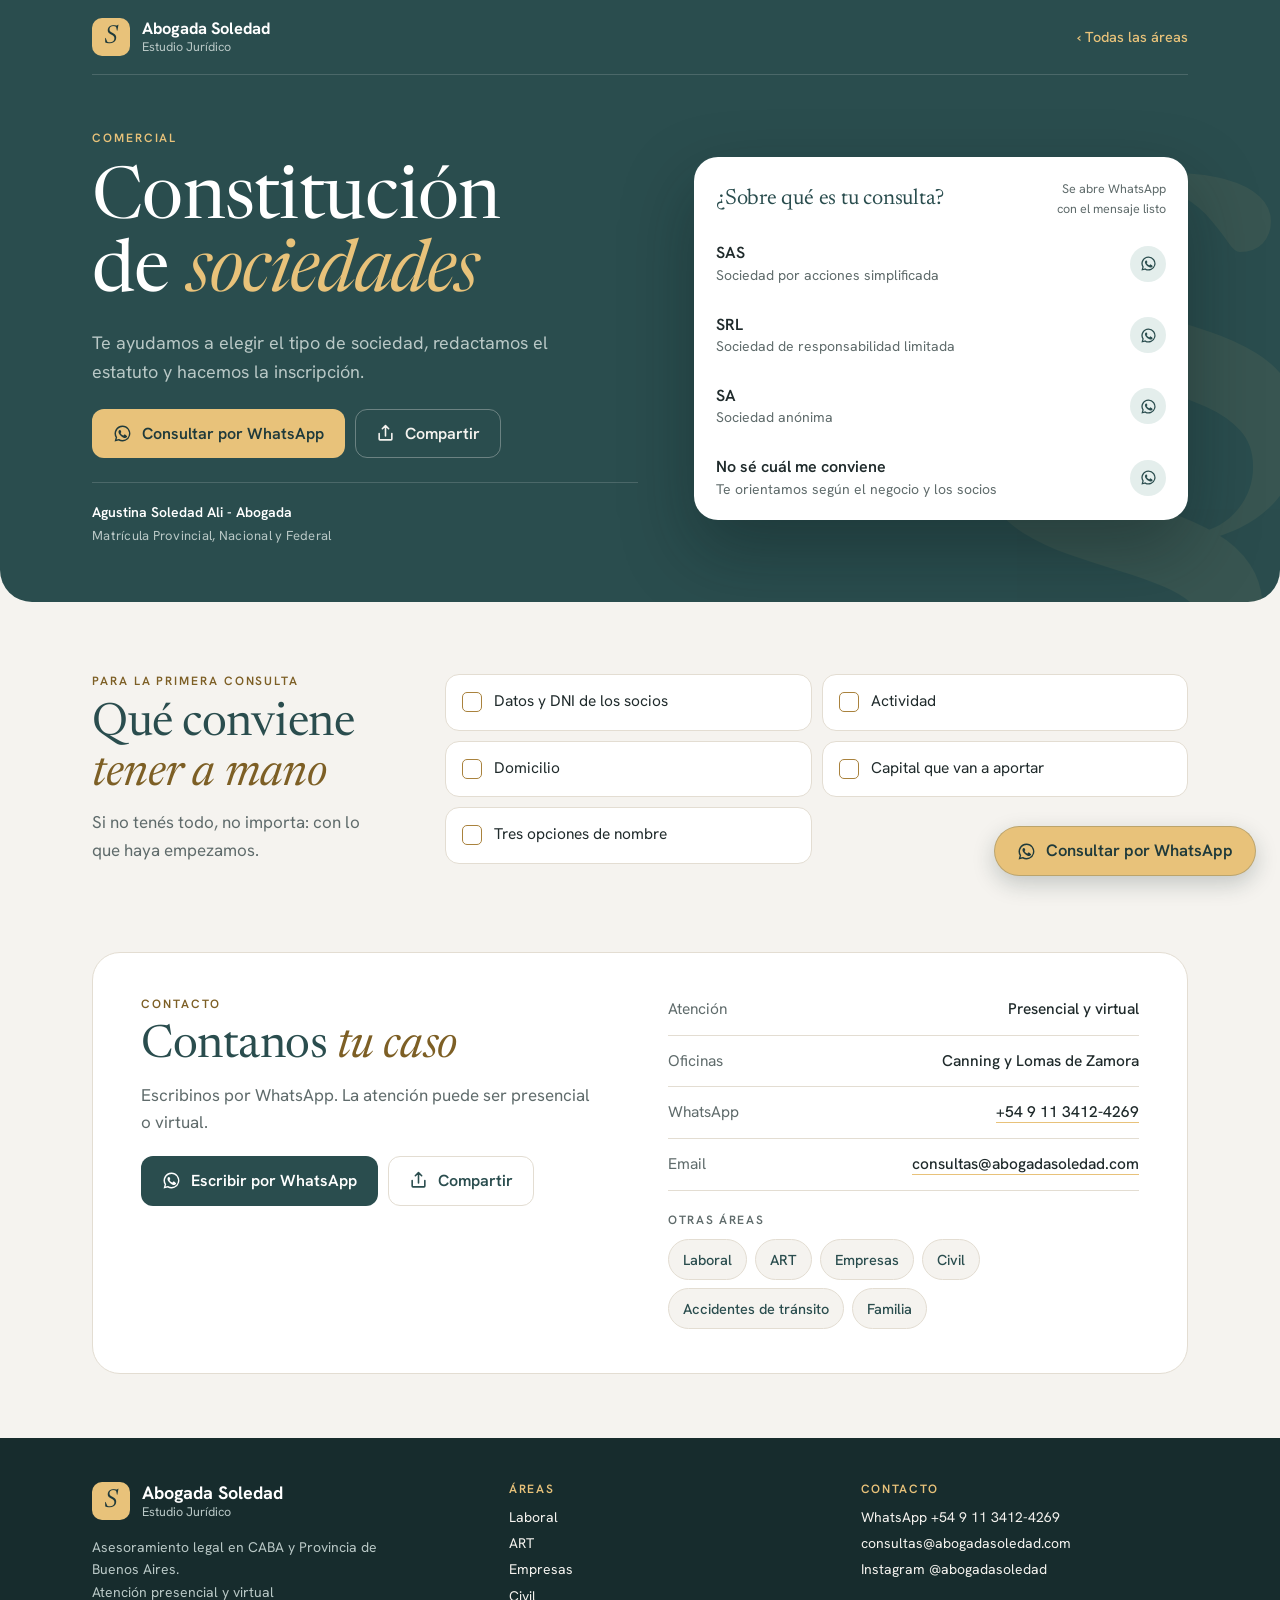
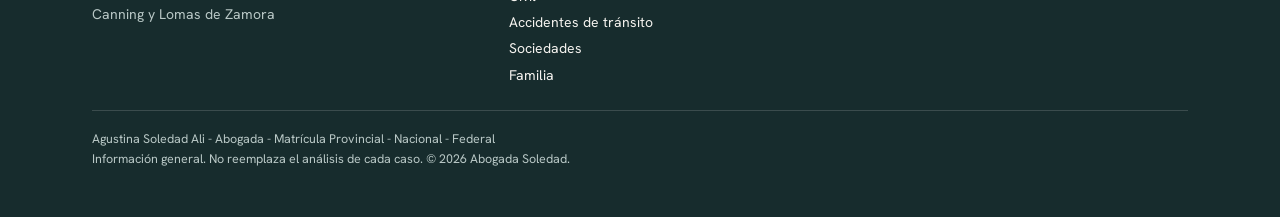
<file: sociedades/index.html>
<!doctype html>
<html lang="es-AR">
<head>
<meta charset="utf-8">
<meta name="viewport" content="width=device-width,initial-scale=1,viewport-fit=cover">
<title>Constitución de sociedades: SAS, SRL y SA · Abogada Soledad</title>
<meta name="description" content="Te ayudamos a elegir el tipo societario, redactamos el estatuto y hacemos la inscripción.">
<link rel="canonical" href="https://abogadasoledad.com/sociedades/">
<meta name="theme-color" content="#2A4D4E">
<meta property="og:type" content="website">
<meta property="og:locale" content="es_AR">
<meta property="og:site_name" content="Abogada Soledad">
<meta property="og:title" content="Constitución de sociedades: SAS, SRL y SA · Abogada Soledad">
<meta property="og:description" content="Te ayudamos a elegir el tipo societario, redactamos el estatuto y hacemos la inscripción.">
<meta property="og:url" content="https://abogadasoledad.com/sociedades/">
<meta property="og:image" content="https://abogadasoledad.com/og/sociedades.png?v=muopwb9u">
<meta property="og:image:width" content="1200">
<meta property="og:image:height" content="630">
<meta name="twitter:card" content="summary_large_image">
<link rel="icon" href="/favicon.svg" type="image/svg+xml">
<link rel="apple-touch-icon" href="/apple-touch-icon.png">
<link rel="preconnect" href="https://fonts.googleapis.com">
<link rel="preconnect" href="https://fonts.gstatic.com" crossorigin>
<link rel="stylesheet" href="https://fonts.googleapis.com/css2?family=Hanken+Grotesk:wght@400;500;600;700&family=Newsreader:ital,opsz,wght@0,6..72,400;0,6..72,500;1,6..72,400&display=swap">
<link rel="stylesheet" href="/assets/site.css?v=muopwb9u">
<script type="application/ld+json">{"@context":"https://schema.org","@type":"LegalService","name":"Abogada Soledad · Estudio Jurídico","url":"https://abogadasoledad.com/","telephone":"+5491134124269","email":"consultas@abogadasoledad.com","image":"https://abogadasoledad.com/og/home.png","sameAs":["https://www.instagram.com/abogadasoledad/"],"areaServed":["Ciudad Autónoma de Buenos Aires","Provincia de Buenos Aires"],"address":[{"@type":"PostalAddress","addressLocality":"Canning","addressRegion":"Buenos Aires","addressCountry":"AR"},{"@type":"PostalAddress","addressLocality":"Lomas de Zamora","addressRegion":"Buenos Aires","addressCountry":"AR"}],"knowsAbout":["Derecho laboral","ART","Derecho civil","Sucesiones","Sociedades","Derecho de familia"]}</script>
</head>
<body>
<header class="hero"><div class="in">
  <div class="top"><a class="brand" href="/"><span class="mark" aria-hidden="true">S</span><span><b>Abogada Soledad</b><small>Estudio Jurídico</small></span></a><nav class="nav"><a class="back" href="/">‹ Todas las áreas</a></nav></div>
  <div class="hero-grid">
    <div class="hero-copy">
      <span class="kicker">Comercial</span>
      <h1>Constitución de <em>sociedades</em></h1>
      <p class="lead">Te ayudamos a elegir el tipo de sociedad, redactamos el estatuto y hacemos la inscripción.</p>
      <div class="ctas">
        <a class="btn btn-gold" href="https://wa.me/5491134124269?text=Hola%2C%20vengo%20de%20la%20p%C3%A1gina%20de%20Sociedades.%20Quisiera%20consultar%20por%20la%20constituci%C3%B3n%20de%20una%20sociedad." data-wa target="_blank" rel="noopener"><svg viewBox="0 0 24 24" fill="currentColor" aria-hidden="true"><path d="M12 2a10 10 0 0 0-8.6 15.1L2 22l5-1.3A10 10 0 1 0 12 2Zm0 18.2a8.2 8.2 0 0 1-4.2-1.2l-.3-.2-3 .8.8-2.9-.2-.3A8.2 8.2 0 1 1 12 20.2Zm4.5-6.1c-.2-.1-1.5-.7-1.7-.8-.2-.1-.4-.1-.6.1l-.8 1c-.1.2-.3.2-.5.1a6.7 6.7 0 0 1-3.3-2.9c-.2-.4.3-.4.8-1.3.1-.2 0-.3 0-.4l-.8-1.8c-.2-.5-.4-.4-.6-.4h-.5a1 1 0 0 0-.7.3 3 3 0 0 0-.9 2.2 5.2 5.2 0 0 0 1.1 2.8 11.9 11.9 0 0 0 4.6 4c1.7.7 2.4.8 3.2.7.5-.1 1.5-.6 1.8-1.2.2-.6.2-1.1.1-1.2l-.4-.2Z"/></svg>Consultar por WhatsApp</a>
        <button type="button" class="btn btn-ghost" data-share data-url="https://abogadasoledad.com/sociedades/" data-text="Constitución de sociedades · Abogada Soledad"><svg viewBox="0 0 24 24" fill="none" stroke="currentColor" stroke-width="2" stroke-linecap="round" stroke-linejoin="round" aria-hidden="true"><path d="M4 12v7a1 1 0 0 0 1 1h14a1 1 0 0 0 1-1v-7M16 6l-4-4-4 4M12 2v13"/></svg>Compartir</button>
      </div>
      <div class="creds"><b>Agustina Soledad Ali - Abogada</b><span>Matrícula Provincial, Nacional y Federal</span></div>
    </div>
    <div class="topics">
    <div class="topics-h"><h2>¿Sobre qué es tu consulta?</h2><span>Se abre WhatsApp<br>con el mensaje listo</span></div>
    <ul class="list"><li><a href="https://wa.me/5491134124269?text=Hola%2C%20vengo%20de%20la%20p%C3%A1gina%20de%20Sociedades.%20Quisiera%20consultar%20por%20la%20constituci%C3%B3n%20de%20una%20SAS." data-wa target="_blank" rel="noopener"><strong>SAS</strong><small>Sociedad por acciones simplificada</small><span class="go"><svg viewBox="0 0 24 24" fill="currentColor" aria-hidden="true"><path d="M12 2a10 10 0 0 0-8.6 15.1L2 22l5-1.3A10 10 0 1 0 12 2Zm0 18.2a8.2 8.2 0 0 1-4.2-1.2l-.3-.2-3 .8.8-2.9-.2-.3A8.2 8.2 0 1 1 12 20.2Zm4.5-6.1c-.2-.1-1.5-.7-1.7-.8-.2-.1-.4-.1-.6.1l-.8 1c-.1.2-.3.2-.5.1a6.7 6.7 0 0 1-3.3-2.9c-.2-.4.3-.4.8-1.3.1-.2 0-.3 0-.4l-.8-1.8c-.2-.5-.4-.4-.6-.4h-.5a1 1 0 0 0-.7.3 3 3 0 0 0-.9 2.2 5.2 5.2 0 0 0 1.1 2.8 11.9 11.9 0 0 0 4.6 4c1.7.7 2.4.8 3.2.7.5-.1 1.5-.6 1.8-1.2.2-.6.2-1.1.1-1.2l-.4-.2Z"/></svg></span></a></li><li><a href="https://wa.me/5491134124269?text=Hola%2C%20vengo%20de%20la%20p%C3%A1gina%20de%20Sociedades.%20Quisiera%20consultar%20por%20la%20constituci%C3%B3n%20de%20una%20SRL." data-wa target="_blank" rel="noopener"><strong>SRL</strong><small>Sociedad de responsabilidad limitada</small><span class="go"><svg viewBox="0 0 24 24" fill="currentColor" aria-hidden="true"><path d="M12 2a10 10 0 0 0-8.6 15.1L2 22l5-1.3A10 10 0 1 0 12 2Zm0 18.2a8.2 8.2 0 0 1-4.2-1.2l-.3-.2-3 .8.8-2.9-.2-.3A8.2 8.2 0 1 1 12 20.2Zm4.5-6.1c-.2-.1-1.5-.7-1.7-.8-.2-.1-.4-.1-.6.1l-.8 1c-.1.2-.3.2-.5.1a6.7 6.7 0 0 1-3.3-2.9c-.2-.4.3-.4.8-1.3.1-.2 0-.3 0-.4l-.8-1.8c-.2-.5-.4-.4-.6-.4h-.5a1 1 0 0 0-.7.3 3 3 0 0 0-.9 2.2 5.2 5.2 0 0 0 1.1 2.8 11.9 11.9 0 0 0 4.6 4c1.7.7 2.4.8 3.2.7.5-.1 1.5-.6 1.8-1.2.2-.6.2-1.1.1-1.2l-.4-.2Z"/></svg></span></a></li><li><a href="https://wa.me/5491134124269?text=Hola%2C%20vengo%20de%20la%20p%C3%A1gina%20de%20Sociedades.%20Quisiera%20consultar%20por%20la%20constituci%C3%B3n%20de%20una%20SA." data-wa target="_blank" rel="noopener"><strong>SA</strong><small>Sociedad anónima</small><span class="go"><svg viewBox="0 0 24 24" fill="currentColor" aria-hidden="true"><path d="M12 2a10 10 0 0 0-8.6 15.1L2 22l5-1.3A10 10 0 1 0 12 2Zm0 18.2a8.2 8.2 0 0 1-4.2-1.2l-.3-.2-3 .8.8-2.9-.2-.3A8.2 8.2 0 1 1 12 20.2Zm4.5-6.1c-.2-.1-1.5-.7-1.7-.8-.2-.1-.4-.1-.6.1l-.8 1c-.1.2-.3.2-.5.1a6.7 6.7 0 0 1-3.3-2.9c-.2-.4.3-.4.8-1.3.1-.2 0-.3 0-.4l-.8-1.8c-.2-.5-.4-.4-.6-.4h-.5a1 1 0 0 0-.7.3 3 3 0 0 0-.9 2.2 5.2 5.2 0 0 0 1.1 2.8 11.9 11.9 0 0 0 4.6 4c1.7.7 2.4.8 3.2.7.5-.1 1.5-.6 1.8-1.2.2-.6.2-1.1.1-1.2l-.4-.2Z"/></svg></span></a></li><li><a href="https://wa.me/5491134124269?text=Hola%2C%20vengo%20de%20la%20p%C3%A1gina%20de%20Sociedades.%20Quisiera%20consultar%20para%20saber%20qu%C3%A9%20tipo%20de%20sociedad%20me%20conviene." data-wa target="_blank" rel="noopener"><strong>No sé cuál me conviene</strong><small>Te orientamos según el negocio y los socios</small><span class="go"><svg viewBox="0 0 24 24" fill="currentColor" aria-hidden="true"><path d="M12 2a10 10 0 0 0-8.6 15.1L2 22l5-1.3A10 10 0 1 0 12 2Zm0 18.2a8.2 8.2 0 0 1-4.2-1.2l-.3-.2-3 .8.8-2.9-.2-.3A8.2 8.2 0 1 1 12 20.2Zm4.5-6.1c-.2-.1-1.5-.7-1.7-.8-.2-.1-.4-.1-.6.1l-.8 1c-.1.2-.3.2-.5.1a6.7 6.7 0 0 1-3.3-2.9c-.2-.4.3-.4.8-1.3.1-.2 0-.3 0-.4l-.8-1.8c-.2-.5-.4-.4-.6-.4h-.5a1 1 0 0 0-.7.3 3 3 0 0 0-.9 2.2 5.2 5.2 0 0 0 1.1 2.8 11.9 11.9 0 0 0 4.6 4c1.7.7 2.4.8 3.2.7.5-.1 1.5-.6 1.8-1.2.2-.6.2-1.1.1-1.2l-.4-.2Z"/></svg></span></a></li></ul>
  </div>
  </div>
</div></header>

<main class="in">
  

  

  

  <section class="sec split"><div class="sec-h"><span class="kicker">Para la primera consulta</span><h2>Qué conviene <em>tener a mano</em></h2><p>Si no tenés todo, no importa: con lo que haya empezamos.</p></div>
    <ul class="bring"><li>Datos y DNI de los socios</li><li>Actividad</li><li>Domicilio</li><li>Capital que van a aportar</li><li>Tres opciones de nombre</li></ul></section>

  

  <section class="contact">
    <div class="sec-h"><span class="kicker">Contacto</span><h2>Contanos <em>tu caso</em></h2><p>Escribinos por WhatsApp. La atención puede ser presencial o virtual.</p>
      <div class="row" style="padding-top:10px"><a class="btn btn-teal" href="https://wa.me/5491134124269?text=Hola%2C%20vengo%20de%20la%20p%C3%A1gina%20de%20Sociedades.%20Quisiera%20consultar%20por%20la%20constituci%C3%B3n%20de%20una%20sociedad." data-wa target="_blank" rel="noopener"><svg viewBox="0 0 24 24" fill="currentColor" aria-hidden="true"><path d="M12 2a10 10 0 0 0-8.6 15.1L2 22l5-1.3A10 10 0 1 0 12 2Zm0 18.2a8.2 8.2 0 0 1-4.2-1.2l-.3-.2-3 .8.8-2.9-.2-.3A8.2 8.2 0 1 1 12 20.2Zm4.5-6.1c-.2-.1-1.5-.7-1.7-.8-.2-.1-.4-.1-.6.1l-.8 1c-.1.2-.3.2-.5.1a6.7 6.7 0 0 1-3.3-2.9c-.2-.4.3-.4.8-1.3.1-.2 0-.3 0-.4l-.8-1.8c-.2-.5-.4-.4-.6-.4h-.5a1 1 0 0 0-.7.3 3 3 0 0 0-.9 2.2 5.2 5.2 0 0 0 1.1 2.8 11.9 11.9 0 0 0 4.6 4c1.7.7 2.4.8 3.2.7.5-.1 1.5-.6 1.8-1.2.2-.6.2-1.1.1-1.2l-.4-.2Z"/></svg>Escribir por WhatsApp</a><button type="button" class="btn btn-line" data-share data-url="https://abogadasoledad.com/sociedades/" data-text="Constitución de sociedades · Abogada Soledad"><svg viewBox="0 0 24 24" fill="none" stroke="currentColor" stroke-width="2" stroke-linecap="round" stroke-linejoin="round" aria-hidden="true"><path d="M4 12v7a1 1 0 0 0 1 1h14a1 1 0 0 0 1-1v-7M16 6l-4-4-4 4M12 2v13"/></svg>Compartir</button></div></div>
    <div style="display:flex;flex-direction:column;gap:22px;min-width:0">
      <div class="info">
        <div><span>Atención</span><span>Presencial y virtual</span></div><div><span>Oficinas</span><span>Canning y Lomas de Zamora</span></div><div><span>WhatsApp</span><span><a href="https://wa.me/5491134124269">+54 9 11 3412-4269</a></span></div><div><span>Email</span><span><a href="mailto:consultas@abogadasoledad.com">consultas@abogadasoledad.com</a></span></div>
      </div>
      <div style="display:flex;flex-direction:column;gap:10px"><span class="mini-label">Otras áreas</span>
        <nav class="others"><a href="/laboral/">Laboral</a><a href="/art/">ART</a><a href="/empresas/">Empresas</a><a href="/civil/">Civil</a><a href="/transito/">Accidentes de tránsito</a><a href="/familia/">Familia</a></nav></div>
    </div>
  </section>
</main>

<footer><div class="in foot">
  <div><a class="brand" href="/"><span class="mark" aria-hidden="true">S</span><span><b>Abogada Soledad</b><small>Estudio Jurídico</small></span></a><p style="padding-top:12px;max-width:40ch">Asesoramiento legal en CABA y Provincia de Buenos Aires.<br>Atención presencial y virtual<br>Canning y Lomas de Zamora</p></div>
  <div><h4>Áreas</h4><a href="/laboral/">Laboral</a><a href="/art/">ART</a><a href="/empresas/">Empresas</a><a href="/civil/">Civil</a><a href="/transito/">Accidentes de tránsito</a><a href="/sociedades/">Sociedades</a><a href="/familia/">Familia</a></div>
  <div><h4>Contacto</h4><a href="https://wa.me/5491134124269">WhatsApp +54 9 11 3412-4269</a><a href="mailto:consultas@abogadasoledad.com">consultas@abogadasoledad.com</a><a href="https://www.instagram.com/abogadasoledad/">Instagram @abogadasoledad</a></div>
  <p class="fine">Agustina Soledad Ali - Abogada - Matrícula Provincial - Nacional - Federal<br>Información general. No reemplaza el análisis de cada caso. © 2026 Abogada Soledad.</p>
</div></footer>
<div class="bar"><a class="btn btn-gold" href="https://wa.me/5491134124269?text=Hola%2C%20vengo%20de%20la%20p%C3%A1gina%20de%20Sociedades.%20Quisiera%20consultar%20por%20la%20constituci%C3%B3n%20de%20una%20sociedad." data-wa target="_blank" rel="noopener"><svg viewBox="0 0 24 24" fill="currentColor" aria-hidden="true"><path d="M12 2a10 10 0 0 0-8.6 15.1L2 22l5-1.3A10 10 0 1 0 12 2Zm0 18.2a8.2 8.2 0 0 1-4.2-1.2l-.3-.2-3 .8.8-2.9-.2-.3A8.2 8.2 0 1 1 12 20.2Zm4.5-6.1c-.2-.1-1.5-.7-1.7-.8-.2-.1-.4-.1-.6.1l-.8 1c-.1.2-.3.2-.5.1a6.7 6.7 0 0 1-3.3-2.9c-.2-.4.3-.4.8-1.3.1-.2 0-.3 0-.4l-.8-1.8c-.2-.5-.4-.4-.6-.4h-.5a1 1 0 0 0-.7.3 3 3 0 0 0-.9 2.2 5.2 5.2 0 0 0 1.1 2.8 11.9 11.9 0 0 0 4.6 4c1.7.7 2.4.8 3.2.7.5-.1 1.5-.6 1.8-1.2.2-.6.2-1.1.1-1.2l-.4-.2Z"/></svg>Consultar por WhatsApp</a></div>
<script>
(function(){
  var q=new URLSearchParams(location.search),c=q.get("c")||q.get("utm_campaign");
  c=c?c.replace(/[^\w\- ]/g,"").slice(0,40):"";
  function ref(href){if(!c)return href;var u=new URL(href),t=u.searchParams.get("text")||"";return u.origin+u.pathname+"?text="+encodeURIComponent(t+" [ref: "+c+"]");}
  document.querySelectorAll("a[data-wa]").forEach(function(a){a.href=ref(a.href);});
  document.querySelectorAll("[data-share]").forEach(function(b){b.addEventListener("click",function(){
    var url=b.dataset.url,text=b.dataset.text;
    if(navigator.share){navigator.share({title:document.title,text:text,url:url}).catch(function(){});}
    else{window.open("https://wa.me/?text="+encodeURIComponent(text+" "+url),"_blank","noopener");}
  });});
  var box=document.getElementById("composer");
  if(box){
    var msg=document.getElementById("c-msg"),send=document.getElementById("c-send"),more=document.getElementById("c-more");
    box.querySelectorAll("[data-msg]").forEach(function(b){b.addEventListener("click",function(){
      var on=b.getAttribute("aria-pressed")!=="true";
      box.querySelectorAll("[data-msg]").forEach(function(x){x.setAttribute("aria-pressed","false");});
      var text=on?"Hola, quisiera consultar "+b.dataset.msg:box.dataset.generic;
      if(on)b.setAttribute("aria-pressed","true");
      msg.textContent=text;
      send.href=ref("https://wa.me/5491134124269?text="+encodeURIComponent(text));
      if(on){more.hidden=false;more.href=b.dataset.href;more.textContent="Ver más sobre "+b.dataset.area+" ›";}else{more.hidden=true;}
    });});
  }
})();
</script>
</body></html>
</file>
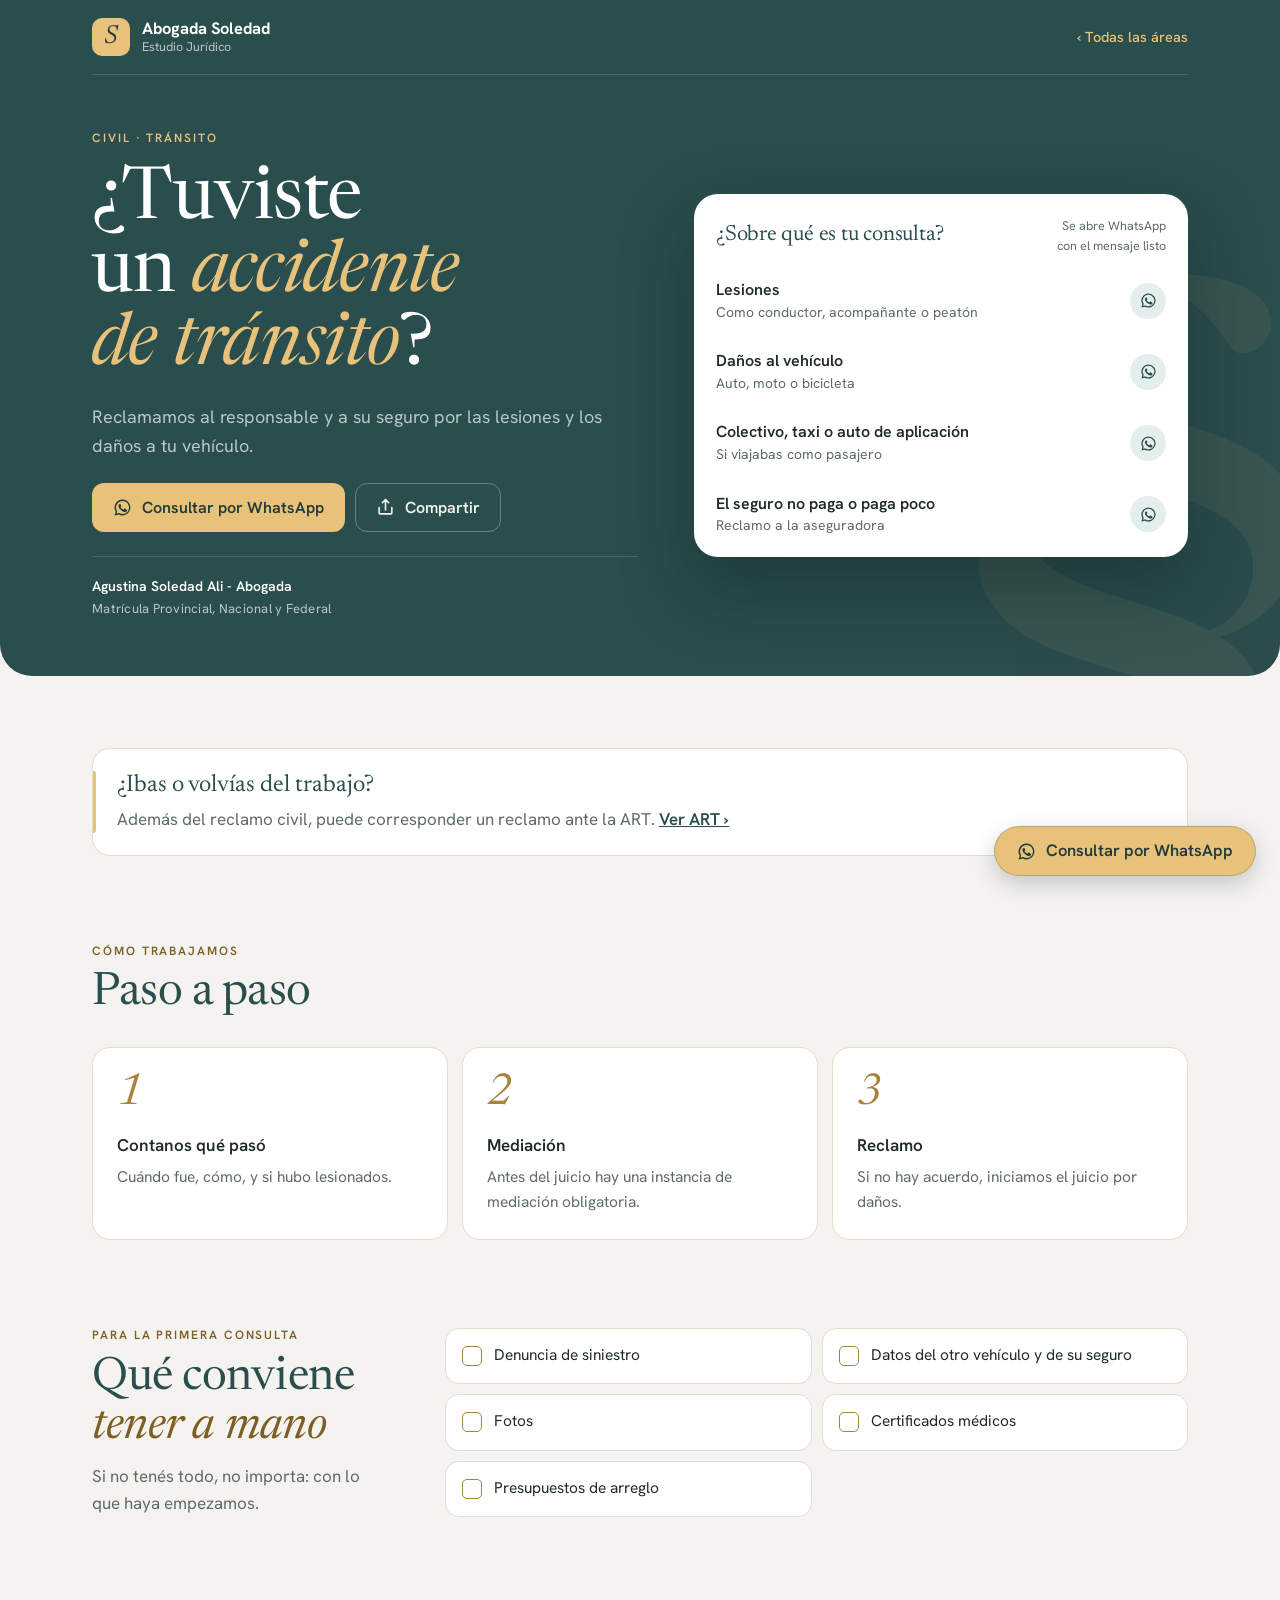
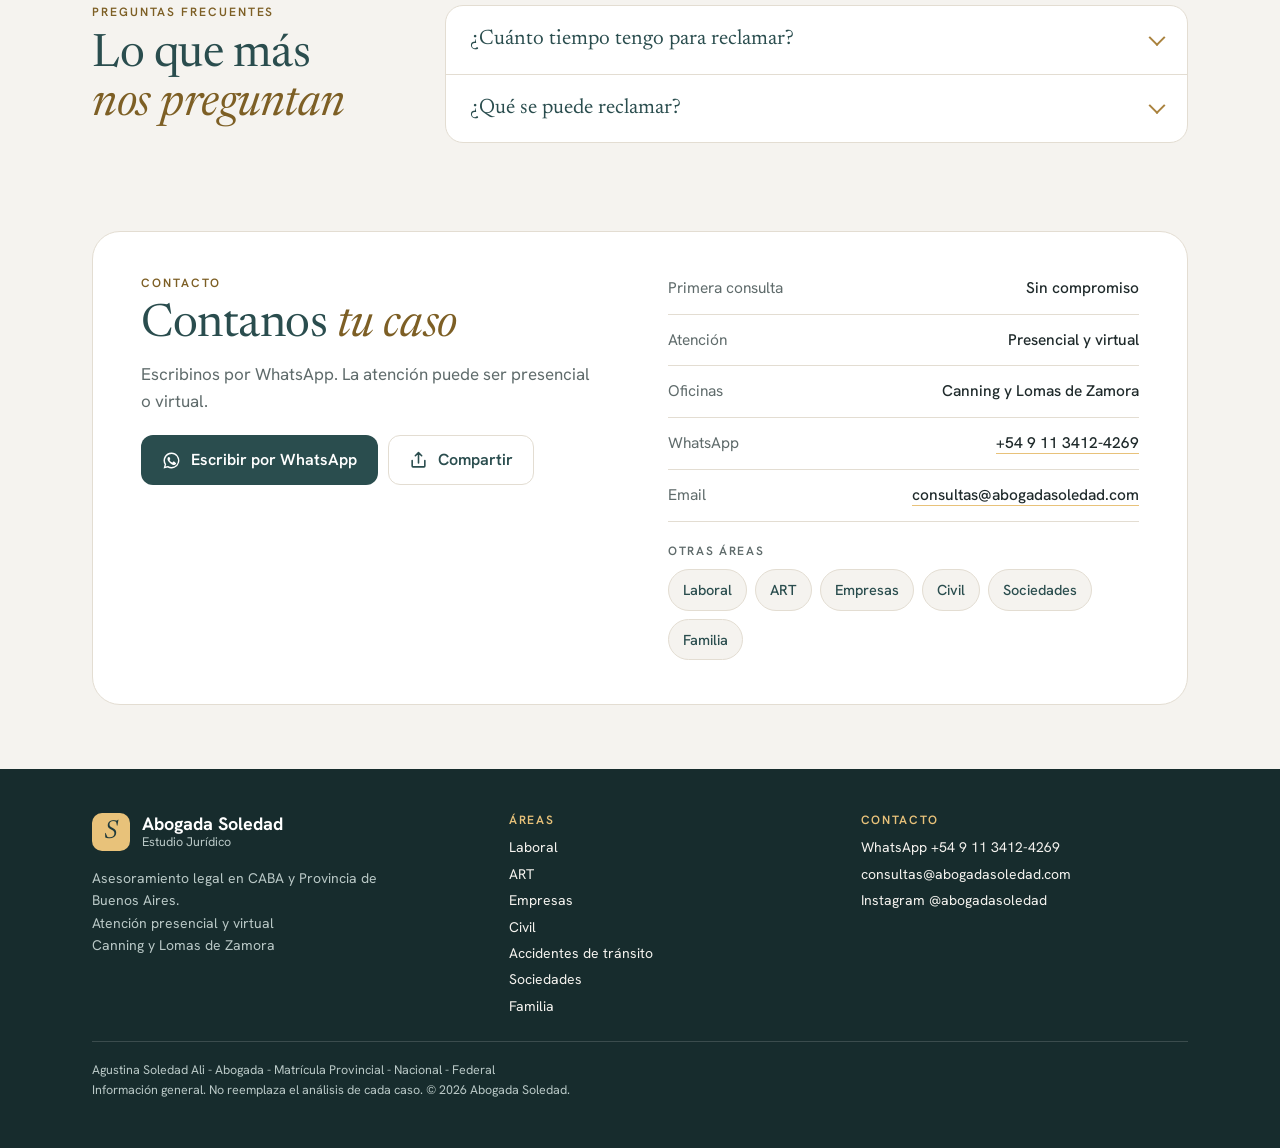
<file: transito/index.html>
<!doctype html>
<html lang="es-AR">
<head>
<meta charset="utf-8">
<meta name="viewport" content="width=device-width,initial-scale=1,viewport-fit=cover">
<title>Accidentes de tránsito: reclamo de daños y lesiones · Abogada Soledad</title>
<meta name="description" content="Choques, lesiones de conductores, pasajeros y peatones, y daños al vehículo. Reclamo al responsable y a su seguro.">
<link rel="canonical" href="https://abogadasoledad.com/transito/">
<meta name="theme-color" content="#2A4D4E">
<meta property="og:type" content="website">
<meta property="og:locale" content="es_AR">
<meta property="og:site_name" content="Abogada Soledad">
<meta property="og:title" content="Accidentes de tránsito: reclamo de daños y lesiones · Abogada Soledad">
<meta property="og:description" content="Choques, lesiones de conductores, pasajeros y peatones, y daños al vehículo. Reclamo al responsable y a su seguro.">
<meta property="og:url" content="https://abogadasoledad.com/transito/">
<meta property="og:image" content="https://abogadasoledad.com/og/transito.png?v=muopwb9u">
<meta property="og:image:width" content="1200">
<meta property="og:image:height" content="630">
<meta name="twitter:card" content="summary_large_image">
<link rel="icon" href="/favicon.svg" type="image/svg+xml">
<link rel="apple-touch-icon" href="/apple-touch-icon.png">
<link rel="preconnect" href="https://fonts.googleapis.com">
<link rel="preconnect" href="https://fonts.gstatic.com" crossorigin>
<link rel="stylesheet" href="https://fonts.googleapis.com/css2?family=Hanken+Grotesk:wght@400;500;600;700&family=Newsreader:ital,opsz,wght@0,6..72,400;0,6..72,500;1,6..72,400&display=swap">
<link rel="stylesheet" href="/assets/site.css?v=muopwb9u">
<script type="application/ld+json">{"@context":"https://schema.org","@type":"LegalService","name":"Abogada Soledad · Estudio Jurídico","url":"https://abogadasoledad.com/","telephone":"+5491134124269","email":"consultas@abogadasoledad.com","image":"https://abogadasoledad.com/og/home.png","sameAs":["https://www.instagram.com/abogadasoledad/"],"areaServed":["Ciudad Autónoma de Buenos Aires","Provincia de Buenos Aires"],"address":[{"@type":"PostalAddress","addressLocality":"Canning","addressRegion":"Buenos Aires","addressCountry":"AR"},{"@type":"PostalAddress","addressLocality":"Lomas de Zamora","addressRegion":"Buenos Aires","addressCountry":"AR"}],"knowsAbout":["Derecho laboral","ART","Derecho civil","Sucesiones","Sociedades","Derecho de familia"]}</script>
</head>
<body>
<header class="hero"><div class="in">
  <div class="top"><a class="brand" href="/"><span class="mark" aria-hidden="true">S</span><span><b>Abogada Soledad</b><small>Estudio Jurídico</small></span></a><nav class="nav"><a class="back" href="/">‹ Todas las áreas</a></nav></div>
  <div class="hero-grid">
    <div class="hero-copy">
      <span class="kicker">Civil · Tránsito</span>
      <h1>¿Tuviste un <em>accidente de tránsito</em>?</h1>
      <p class="lead">Reclamamos al responsable y a su seguro por las lesiones y los daños a tu vehículo.</p>
      <div class="ctas">
        <a class="btn btn-gold" href="https://wa.me/5491134124269?text=Hola%2C%20vengo%20de%20la%20p%C3%A1gina%20de%20Accidentes%20de%20tr%C3%A1nsito.%20Quisiera%20consultar%20por%20un%20accidente%20de%20tr%C3%A1nsito." data-wa target="_blank" rel="noopener"><svg viewBox="0 0 24 24" fill="currentColor" aria-hidden="true"><path d="M12 2a10 10 0 0 0-8.6 15.1L2 22l5-1.3A10 10 0 1 0 12 2Zm0 18.2a8.2 8.2 0 0 1-4.2-1.2l-.3-.2-3 .8.8-2.9-.2-.3A8.2 8.2 0 1 1 12 20.2Zm4.5-6.1c-.2-.1-1.5-.7-1.7-.8-.2-.1-.4-.1-.6.1l-.8 1c-.1.2-.3.2-.5.1a6.7 6.7 0 0 1-3.3-2.9c-.2-.4.3-.4.8-1.3.1-.2 0-.3 0-.4l-.8-1.8c-.2-.5-.4-.4-.6-.4h-.5a1 1 0 0 0-.7.3 3 3 0 0 0-.9 2.2 5.2 5.2 0 0 0 1.1 2.8 11.9 11.9 0 0 0 4.6 4c1.7.7 2.4.8 3.2.7.5-.1 1.5-.6 1.8-1.2.2-.6.2-1.1.1-1.2l-.4-.2Z"/></svg>Consultar por WhatsApp</a>
        <button type="button" class="btn btn-ghost" data-share data-url="https://abogadasoledad.com/transito/" data-text="¿Tuviste un accidente de tránsito? · Abogada Soledad"><svg viewBox="0 0 24 24" fill="none" stroke="currentColor" stroke-width="2" stroke-linecap="round" stroke-linejoin="round" aria-hidden="true"><path d="M4 12v7a1 1 0 0 0 1 1h14a1 1 0 0 0 1-1v-7M16 6l-4-4-4 4M12 2v13"/></svg>Compartir</button>
      </div>
      <div class="creds"><b>Agustina Soledad Ali - Abogada</b><span>Matrícula Provincial, Nacional y Federal</span></div>
    </div>
    <div class="topics">
    <div class="topics-h"><h2>¿Sobre qué es tu consulta?</h2><span>Se abre WhatsApp<br>con el mensaje listo</span></div>
    <ul class="list"><li><a href="https://wa.me/5491134124269?text=Hola%2C%20vengo%20de%20la%20p%C3%A1gina%20de%20Accidentes%20de%20tr%C3%A1nsito.%20Quisiera%20consultar%20por%20lesiones%20en%20un%20accidente%20de%20tr%C3%A1nsito." data-wa target="_blank" rel="noopener"><strong>Lesiones</strong><small>Como conductor, acompañante o peatón</small><span class="go"><svg viewBox="0 0 24 24" fill="currentColor" aria-hidden="true"><path d="M12 2a10 10 0 0 0-8.6 15.1L2 22l5-1.3A10 10 0 1 0 12 2Zm0 18.2a8.2 8.2 0 0 1-4.2-1.2l-.3-.2-3 .8.8-2.9-.2-.3A8.2 8.2 0 1 1 12 20.2Zm4.5-6.1c-.2-.1-1.5-.7-1.7-.8-.2-.1-.4-.1-.6.1l-.8 1c-.1.2-.3.2-.5.1a6.7 6.7 0 0 1-3.3-2.9c-.2-.4.3-.4.8-1.3.1-.2 0-.3 0-.4l-.8-1.8c-.2-.5-.4-.4-.6-.4h-.5a1 1 0 0 0-.7.3 3 3 0 0 0-.9 2.2 5.2 5.2 0 0 0 1.1 2.8 11.9 11.9 0 0 0 4.6 4c1.7.7 2.4.8 3.2.7.5-.1 1.5-.6 1.8-1.2.2-.6.2-1.1.1-1.2l-.4-.2Z"/></svg></span></a></li><li><a href="https://wa.me/5491134124269?text=Hola%2C%20vengo%20de%20la%20p%C3%A1gina%20de%20Accidentes%20de%20tr%C3%A1nsito.%20Quisiera%20consultar%20por%20los%20da%C3%B1os%20a%20mi%20veh%C3%ADculo%20en%20un%20choque." data-wa target="_blank" rel="noopener"><strong>Daños al vehículo</strong><small>Auto, moto o bicicleta</small><span class="go"><svg viewBox="0 0 24 24" fill="currentColor" aria-hidden="true"><path d="M12 2a10 10 0 0 0-8.6 15.1L2 22l5-1.3A10 10 0 1 0 12 2Zm0 18.2a8.2 8.2 0 0 1-4.2-1.2l-.3-.2-3 .8.8-2.9-.2-.3A8.2 8.2 0 1 1 12 20.2Zm4.5-6.1c-.2-.1-1.5-.7-1.7-.8-.2-.1-.4-.1-.6.1l-.8 1c-.1.2-.3.2-.5.1a6.7 6.7 0 0 1-3.3-2.9c-.2-.4.3-.4.8-1.3.1-.2 0-.3 0-.4l-.8-1.8c-.2-.5-.4-.4-.6-.4h-.5a1 1 0 0 0-.7.3 3 3 0 0 0-.9 2.2 5.2 5.2 0 0 0 1.1 2.8 11.9 11.9 0 0 0 4.6 4c1.7.7 2.4.8 3.2.7.5-.1 1.5-.6 1.8-1.2.2-.6.2-1.1.1-1.2l-.4-.2Z"/></svg></span></a></li><li><a href="https://wa.me/5491134124269?text=Hola%2C%20vengo%20de%20la%20p%C3%A1gina%20de%20Accidentes%20de%20tr%C3%A1nsito.%20Quisiera%20consultar%20por%20un%20accidente%20como%20pasajero." data-wa target="_blank" rel="noopener"><strong>Colectivo, taxi o auto de aplicación</strong><small>Si viajabas como pasajero</small><span class="go"><svg viewBox="0 0 24 24" fill="currentColor" aria-hidden="true"><path d="M12 2a10 10 0 0 0-8.6 15.1L2 22l5-1.3A10 10 0 1 0 12 2Zm0 18.2a8.2 8.2 0 0 1-4.2-1.2l-.3-.2-3 .8.8-2.9-.2-.3A8.2 8.2 0 1 1 12 20.2Zm4.5-6.1c-.2-.1-1.5-.7-1.7-.8-.2-.1-.4-.1-.6.1l-.8 1c-.1.2-.3.2-.5.1a6.7 6.7 0 0 1-3.3-2.9c-.2-.4.3-.4.8-1.3.1-.2 0-.3 0-.4l-.8-1.8c-.2-.5-.4-.4-.6-.4h-.5a1 1 0 0 0-.7.3 3 3 0 0 0-.9 2.2 5.2 5.2 0 0 0 1.1 2.8 11.9 11.9 0 0 0 4.6 4c1.7.7 2.4.8 3.2.7.5-.1 1.5-.6 1.8-1.2.2-.6.2-1.1.1-1.2l-.4-.2Z"/></svg></span></a></li><li><a href="https://wa.me/5491134124269?text=Hola%2C%20vengo%20de%20la%20p%C3%A1gina%20de%20Accidentes%20de%20tr%C3%A1nsito.%20Quisiera%20consultar%20porque%20el%20seguro%20no%20me%20paga%20el%20siniestro." data-wa target="_blank" rel="noopener"><strong>El seguro no paga o paga poco</strong><small>Reclamo a la aseguradora</small><span class="go"><svg viewBox="0 0 24 24" fill="currentColor" aria-hidden="true"><path d="M12 2a10 10 0 0 0-8.6 15.1L2 22l5-1.3A10 10 0 1 0 12 2Zm0 18.2a8.2 8.2 0 0 1-4.2-1.2l-.3-.2-3 .8.8-2.9-.2-.3A8.2 8.2 0 1 1 12 20.2Zm4.5-6.1c-.2-.1-1.5-.7-1.7-.8-.2-.1-.4-.1-.6.1l-.8 1c-.1.2-.3.2-.5.1a6.7 6.7 0 0 1-3.3-2.9c-.2-.4.3-.4.8-1.3.1-.2 0-.3 0-.4l-.8-1.8c-.2-.5-.4-.4-.6-.4h-.5a1 1 0 0 0-.7.3 3 3 0 0 0-.9 2.2 5.2 5.2 0 0 0 1.1 2.8 11.9 11.9 0 0 0 4.6 4c1.7.7 2.4.8 3.2.7.5-.1 1.5-.6 1.8-1.2.2-.6.2-1.1.1-1.2l-.4-.2Z"/></svg></span></a></li></ul>
  </div>
  </div>
</div></header>

<main class="in">
  <aside class="note"><strong>¿Ibas o volvías del trabajo?</strong><span>Además del reclamo civil, puede corresponder un reclamo ante la ART. <a href="/art/">Ver ART ›</a></span></aside>

  

  <section class="sec"><div class="sec-h"><span class="kicker">Cómo trabajamos</span><h2>Paso a paso</h2></div>
    <ol class="steps"><li><strong>Contanos qué pasó</strong><span>Cuándo fue, cómo, y si hubo lesionados.</span></li><li><strong>Mediación</strong><span>Antes del juicio hay una instancia de mediación obligatoria.</span></li><li><strong>Reclamo</strong><span>Si no hay acuerdo, iniciamos el juicio por daños.</span></li></ol></section>

  <section class="sec split"><div class="sec-h"><span class="kicker">Para la primera consulta</span><h2>Qué conviene <em>tener a mano</em></h2><p>Si no tenés todo, no importa: con lo que haya empezamos.</p></div>
    <ul class="bring"><li>Denuncia de siniestro</li><li>Datos del otro vehículo y de su seguro</li><li>Fotos</li><li>Certificados médicos</li><li>Presupuestos de arreglo</li></ul></section>

  <section class="sec split"><div class="sec-h"><span class="kicker">Preguntas frecuentes</span><h2>Lo que más <em>nos preguntan</em></h2></div>
    <div class="faq"><details><summary>¿Cuánto tiempo tengo para reclamar?</summary><p>Como regla general, tres años desde el accidente. Conviene empezar antes, mientras la prueba está fresca.</p></details><details><summary>¿Qué se puede reclamar?</summary><p>Según el caso: arreglo o valor del vehículo, gastos médicos, incapacidad y daño moral.</p></details></div></section>

  <section class="contact">
    <div class="sec-h"><span class="kicker">Contacto</span><h2>Contanos <em>tu caso</em></h2><p>Escribinos por WhatsApp. La atención puede ser presencial o virtual.</p>
      <div class="row" style="padding-top:10px"><a class="btn btn-teal" href="https://wa.me/5491134124269?text=Hola%2C%20vengo%20de%20la%20p%C3%A1gina%20de%20Accidentes%20de%20tr%C3%A1nsito.%20Quisiera%20consultar%20por%20un%20accidente%20de%20tr%C3%A1nsito." data-wa target="_blank" rel="noopener"><svg viewBox="0 0 24 24" fill="currentColor" aria-hidden="true"><path d="M12 2a10 10 0 0 0-8.6 15.1L2 22l5-1.3A10 10 0 1 0 12 2Zm0 18.2a8.2 8.2 0 0 1-4.2-1.2l-.3-.2-3 .8.8-2.9-.2-.3A8.2 8.2 0 1 1 12 20.2Zm4.5-6.1c-.2-.1-1.5-.7-1.7-.8-.2-.1-.4-.1-.6.1l-.8 1c-.1.2-.3.2-.5.1a6.7 6.7 0 0 1-3.3-2.9c-.2-.4.3-.4.8-1.3.1-.2 0-.3 0-.4l-.8-1.8c-.2-.5-.4-.4-.6-.4h-.5a1 1 0 0 0-.7.3 3 3 0 0 0-.9 2.2 5.2 5.2 0 0 0 1.1 2.8 11.9 11.9 0 0 0 4.6 4c1.7.7 2.4.8 3.2.7.5-.1 1.5-.6 1.8-1.2.2-.6.2-1.1.1-1.2l-.4-.2Z"/></svg>Escribir por WhatsApp</a><button type="button" class="btn btn-line" data-share data-url="https://abogadasoledad.com/transito/" data-text="¿Tuviste un accidente de tránsito? · Abogada Soledad"><svg viewBox="0 0 24 24" fill="none" stroke="currentColor" stroke-width="2" stroke-linecap="round" stroke-linejoin="round" aria-hidden="true"><path d="M4 12v7a1 1 0 0 0 1 1h14a1 1 0 0 0 1-1v-7M16 6l-4-4-4 4M12 2v13"/></svg>Compartir</button></div></div>
    <div style="display:flex;flex-direction:column;gap:22px;min-width:0">
      <div class="info">
        <div><span>Primera consulta</span><span>Sin compromiso</span></div><div><span>Atención</span><span>Presencial y virtual</span></div><div><span>Oficinas</span><span>Canning y Lomas de Zamora</span></div><div><span>WhatsApp</span><span><a href="https://wa.me/5491134124269">+54 9 11 3412-4269</a></span></div><div><span>Email</span><span><a href="mailto:consultas@abogadasoledad.com">consultas@abogadasoledad.com</a></span></div>
      </div>
      <div style="display:flex;flex-direction:column;gap:10px"><span class="mini-label">Otras áreas</span>
        <nav class="others"><a href="/laboral/">Laboral</a><a href="/art/">ART</a><a href="/empresas/">Empresas</a><a href="/civil/">Civil</a><a href="/sociedades/">Sociedades</a><a href="/familia/">Familia</a></nav></div>
    </div>
  </section>
</main>

<footer><div class="in foot">
  <div><a class="brand" href="/"><span class="mark" aria-hidden="true">S</span><span><b>Abogada Soledad</b><small>Estudio Jurídico</small></span></a><p style="padding-top:12px;max-width:40ch">Asesoramiento legal en CABA y Provincia de Buenos Aires.<br>Atención presencial y virtual<br>Canning y Lomas de Zamora</p></div>
  <div><h4>Áreas</h4><a href="/laboral/">Laboral</a><a href="/art/">ART</a><a href="/empresas/">Empresas</a><a href="/civil/">Civil</a><a href="/transito/">Accidentes de tránsito</a><a href="/sociedades/">Sociedades</a><a href="/familia/">Familia</a></div>
  <div><h4>Contacto</h4><a href="https://wa.me/5491134124269">WhatsApp +54 9 11 3412-4269</a><a href="mailto:consultas@abogadasoledad.com">consultas@abogadasoledad.com</a><a href="https://www.instagram.com/abogadasoledad/">Instagram @abogadasoledad</a></div>
  <p class="fine">Agustina Soledad Ali - Abogada - Matrícula Provincial - Nacional - Federal<br>Información general. No reemplaza el análisis de cada caso. © 2026 Abogada Soledad.</p>
</div></footer>
<div class="bar"><a class="btn btn-gold" href="https://wa.me/5491134124269?text=Hola%2C%20vengo%20de%20la%20p%C3%A1gina%20de%20Accidentes%20de%20tr%C3%A1nsito.%20Quisiera%20consultar%20por%20un%20accidente%20de%20tr%C3%A1nsito." data-wa target="_blank" rel="noopener"><svg viewBox="0 0 24 24" fill="currentColor" aria-hidden="true"><path d="M12 2a10 10 0 0 0-8.6 15.1L2 22l5-1.3A10 10 0 1 0 12 2Zm0 18.2a8.2 8.2 0 0 1-4.2-1.2l-.3-.2-3 .8.8-2.9-.2-.3A8.2 8.2 0 1 1 12 20.2Zm4.5-6.1c-.2-.1-1.5-.7-1.7-.8-.2-.1-.4-.1-.6.1l-.8 1c-.1.2-.3.2-.5.1a6.7 6.7 0 0 1-3.3-2.9c-.2-.4.3-.4.8-1.3.1-.2 0-.3 0-.4l-.8-1.8c-.2-.5-.4-.4-.6-.4h-.5a1 1 0 0 0-.7.3 3 3 0 0 0-.9 2.2 5.2 5.2 0 0 0 1.1 2.8 11.9 11.9 0 0 0 4.6 4c1.7.7 2.4.8 3.2.7.5-.1 1.5-.6 1.8-1.2.2-.6.2-1.1.1-1.2l-.4-.2Z"/></svg>Consultar por WhatsApp</a></div>
<script>
(function(){
  var q=new URLSearchParams(location.search),c=q.get("c")||q.get("utm_campaign");
  c=c?c.replace(/[^\w\- ]/g,"").slice(0,40):"";
  function ref(href){if(!c)return href;var u=new URL(href),t=u.searchParams.get("text")||"";return u.origin+u.pathname+"?text="+encodeURIComponent(t+" [ref: "+c+"]");}
  document.querySelectorAll("a[data-wa]").forEach(function(a){a.href=ref(a.href);});
  document.querySelectorAll("[data-share]").forEach(function(b){b.addEventListener("click",function(){
    var url=b.dataset.url,text=b.dataset.text;
    if(navigator.share){navigator.share({title:document.title,text:text,url:url}).catch(function(){});}
    else{window.open("https://wa.me/?text="+encodeURIComponent(text+" "+url),"_blank","noopener");}
  });});
  var box=document.getElementById("composer");
  if(box){
    var msg=document.getElementById("c-msg"),send=document.getElementById("c-send"),more=document.getElementById("c-more");
    box.querySelectorAll("[data-msg]").forEach(function(b){b.addEventListener("click",function(){
      var on=b.getAttribute("aria-pressed")!=="true";
      box.querySelectorAll("[data-msg]").forEach(function(x){x.setAttribute("aria-pressed","false");});
      var text=on?"Hola, quisiera consultar "+b.dataset.msg:box.dataset.generic;
      if(on)b.setAttribute("aria-pressed","true");
      msg.textContent=text;
      send.href=ref("https://wa.me/5491134124269?text="+encodeURIComponent(text));
      if(on){more.hidden=false;more.href=b.dataset.href;more.textContent="Ver más sobre "+b.dataset.area+" ›";}else{more.hidden=true;}
    });});
  }
})();
</script>
</body></html>
</file>
<file: assets/site.css>
/* Layout: héroe petróleo partido (tesis a la izquierda, acción a la derecha) sobre papel beige;
   un solo gesto fuerte: el "§" dorado de fondo y el armador de consulta estilo chat. */
:root{
  color-scheme:light;
  --teal:#2A4D4E; --teal-deep:#1F3A3B; --teal-ink:#172C2D;
  --gold:#E8C27A; --gold-dark:#D4AF6A; --gold-ink:#7D5F25; --gold-mid:#A9823D;
  --sand:#F5F3EF; --paper:#FFFFFF; --bubble:#E4EEEC;
  --ink:#1F2A2B; --muted:#5F6B6B; --line:#E3DDD2;
  --on-teal:#F5F3EF; --on-teal-muted:#B9C8C6; --on-teal-line:rgba(245,243,239,.16);
  --f-display:"Newsreader",Georgia,"Times New Roman",serif;
  --f-body:"Hanken Grotesk",system-ui,-apple-system,"Segoe UI",sans-serif;
  --r:18px;
}
*{box-sizing:border-box}
html{-webkit-text-size-adjust:100%;scroll-behavior:smooth}
@media (prefers-reduced-motion:reduce){html{scroll-behavior:auto}*{transition:none!important;animation:none!important}}
body{margin:0;background:var(--sand);color:var(--ink);font:17px/1.6 var(--f-body)}
h1,h2,h3{margin:0;text-wrap:balance;font-family:var(--f-display);font-weight:400;letter-spacing:-.01em}
h1 em,h2 em{font-style:italic;color:var(--gold)}
p{margin:0}
a{color:inherit}
:focus-visible{outline:2px solid var(--gold);outline-offset:3px;border-radius:4px}
.in{max-width:1160px;margin:0 auto;padding-inline:20px}
@media (min-width:760px){.in{padding-inline:32px}}
.kicker{font:600 12px/1.3 var(--f-body);letter-spacing:.16em;text-transform:uppercase;color:var(--gold-ink)}
.hero .kicker{color:var(--gold)}

/* ---------- HERO ---------- */
.hero{position:relative;overflow:hidden;background:var(--teal);color:var(--on-teal);padding-block:18px 56px;border-radius:0 0 32px 32px}
.hero::before{content:"§";position:absolute;right:-4%;bottom:-38%;font:400 clamp(360px,52vw,720px)/1 var(--f-display);color:var(--gold);opacity:.07;pointer-events:none}
.hero > .in{position:relative}
.top{display:flex;justify-content:space-between;align-items:center;gap:16px;padding-bottom:18px;border-bottom:1px solid var(--on-teal-line)}
.brand{display:flex;align-items:center;gap:12px;text-decoration:none}
.brand .mark{width:38px;height:38px;border-radius:10px;background:var(--gold);color:var(--teal-deep);display:grid;place-items:center;font:italic 400 26px/1 var(--f-display);flex:none}
.brand b{display:block;font-weight:700;font-size:16.5px;color:#fff;line-height:1.2}
.brand small{display:block;font-size:12.5px;color:var(--on-teal-muted);line-height:1.3}
.nav{display:flex;gap:24px;align-items:center;font-size:14.5px}
.nav a{text-decoration:none;color:var(--on-teal-muted)}
.nav a:hover{color:#fff}
.nav .pill{color:var(--teal-deep);background:var(--gold);padding:7px 14px;border-radius:99px;font-weight:600}
.nav .pill:hover{color:var(--teal-deep);background:var(--gold-dark)}
.nav .back{color:var(--gold);font-weight:500}
.nav .lg{display:none}
@media (min-width:860px){.nav .lg{display:inline}}

.hero-grid{display:grid;gap:36px;padding-top:40px}
@media (min-width:980px){.hero-grid{grid-template-columns:minmax(0,1.05fr) minmax(0,.95fr);gap:56px;align-items:center;padding-top:56px}}
.hero-copy{display:flex;flex-direction:column;gap:18px;min-width:0}
.hero h1{font-size:clamp(40px,6.4vw,72px);line-height:1.02;color:#fff}
.lead{color:var(--on-teal-muted);font-size:18px;max-width:52ch}
.ctas{display:flex;flex-wrap:wrap;gap:10px;padding-top:4px}
.creds{display:flex;flex-direction:column;gap:2px;padding-top:18px;margin-top:6px;border-top:1px solid var(--on-teal-line);font-size:13px;color:var(--on-teal-muted)}
.creds b{color:#fff;font-weight:600;font-size:14px}
.creds span{font-variant-numeric:tabular-nums;letter-spacing:.02em}

/* ---------- BUTTONS ---------- */
.btn{display:inline-flex;align-items:center;justify-content:center;gap:10px;border-radius:12px;padding:14px 20px;font:600 16px/1.2 var(--f-body);text-decoration:none;cursor:pointer;border:1px solid transparent;transition:background .15s,border-color .15s,transform .15s}
.btn:active{transform:translateY(1px)}
.btn svg{width:19px;height:19px;flex:none}
.btn-gold{background:var(--gold);color:var(--teal-deep)}
.btn-gold:hover{background:var(--gold-dark)}
.btn-ghost{background:transparent;border-color:rgba(245,243,239,.32);color:var(--on-teal)}
.btn-ghost:hover{border-color:var(--gold);color:#fff}
.btn-line{background:var(--paper);border-color:var(--line);color:var(--teal)}
.btn-line:hover{border-color:var(--teal)}
.btn-teal{background:var(--teal);color:#fff}
.btn-teal:hover{background:var(--teal-deep)}

/* ---------- COMPOSER (home) ---------- */
.composer{background:var(--paper);color:var(--ink);border-radius:24px;padding:22px;box-shadow:0 30px 70px rgba(10,24,24,.35);display:flex;flex-direction:column;gap:16px;min-width:0}
.composer-h{display:flex;justify-content:space-between;align-items:baseline;gap:12px}
.composer-h h2{font-size:26px;color:var(--teal)}
.composer-h span{font-size:13px;color:var(--muted)}
.chips{display:flex;flex-wrap:wrap;gap:8px}
.chip{appearance:none;border:1px solid var(--line);background:var(--sand);color:var(--ink);border-radius:99px;padding:8px 14px;font:500 14.5px/1.2 var(--f-body);cursor:pointer;text-decoration:none;transition:background .15s,border-color .15s}
.chip:hover{border-color:var(--teal)}
.chip[aria-pressed="true"]{background:var(--teal);border-color:var(--teal);color:#fff}
.chat{background:#EFEBE3;border-radius:16px;padding:16px;display:flex;flex-direction:column;gap:6px;min-height:104px;justify-content:flex-end}
.chat .to{font-size:12px;color:var(--muted);text-align:center;padding-bottom:4px}
.bubble{align-self:flex-end;max-width:88%;background:var(--bubble);border-radius:14px 14px 4px 14px;padding:10px 12px 6px;font-size:15.5px;line-height:1.45;box-shadow:0 1px 0 rgba(0,0,0,.06)}
.bubble .meta{display:block;text-align:right;font-size:11px;color:var(--muted);padding-top:2px}
.bubble .meta b{color:var(--teal);font-weight:600;letter-spacing:-.1em;padding-left:4px}
.composer-actions{display:flex;flex-wrap:wrap;gap:10px;align-items:center;justify-content:space-between}
.composer-actions .btn{flex:1 1 220px}
.composer-actions .more{font-size:14.5px;font-weight:600;color:var(--teal);text-decoration:none;border-bottom:1.5px solid var(--gold)}
.composer-actions .more[hidden]{display:none}

/* ---------- TOPICS (landing hero card) ---------- */
.topics{background:var(--paper);color:var(--ink);border-radius:24px;padding:8px;box-shadow:0 30px 70px rgba(10,24,24,.35);min-width:0}
.topics-h{display:flex;justify-content:space-between;align-items:center;gap:10px;padding:14px 14px 10px}
.topics-h h2{font-size:22px;color:var(--teal)}
.topics-h span{font-size:12.5px;color:var(--muted);text-align:right}
.topics .group-label{padding:12px 14px 6px;font:600 11.5px/1.3 var(--f-body);letter-spacing:.14em;text-transform:uppercase;color:var(--gold-ink)}
.list{list-style:none;margin:0;padding:0;display:flex;flex-direction:column;gap:2px}
.list a{display:grid;grid-template-columns:1fr auto;align-items:center;gap:2px 14px;padding:13px 14px;border-radius:14px;text-decoration:none;color:inherit;transition:background .15s}
.list a:hover{background:var(--sand)}
.list strong{font-weight:600;font-size:16px;line-height:1.35}
.list small{grid-column:1;color:var(--muted);font-size:14px;line-height:1.4}
.go{grid-row:1/3;grid-column:2;width:36px;height:36px;border-radius:50%;display:grid;place-items:center;background:var(--sand);color:var(--teal);transition:background .15s,color .15s}
.go svg{width:17px;height:17px}
.list a:hover .go{background:var(--teal);color:#fff}
.list a[data-wa] .go{background:var(--bubble);color:var(--teal)}
.list a[data-wa]:hover .go{background:var(--teal);color:#fff}

/* ---------- SECTIONS ---------- */
main{display:flex;flex-direction:column;gap:88px;padding-block:72px 64px}
.sec{display:grid;gap:28px}
@media (min-width:980px){.sec.split{grid-template-columns:minmax(0,.8fr) minmax(0,2fr);gap:56px}.sec.split .sec-h{position:sticky;top:24px;align-self:start}}
.sec-h{display:flex;flex-direction:column;gap:10px;min-width:0}
.sec-h h2{font-size:clamp(32px,4.2vw,46px);line-height:1.08;color:var(--teal)}
.sec-h h2 em{color:var(--gold-ink)}
.sec-h p{color:var(--muted);max-width:46ch}

/* areas (home) */
.areas{background:var(--paper);border:1px solid var(--line);border-radius:28px;overflow:hidden}
.area{display:grid;gap:14px;padding:28px 24px;border-top:1px solid var(--line)}
.area:first-child{border-top:0}
@media (min-width:760px){.area{grid-template-columns:200px minmax(0,1fr);gap:28px;padding:34px 36px}}
.area-name{display:flex;flex-direction:column;gap:6px}
.area-name h3{font-size:36px;line-height:1;color:var(--teal)}
.area-name span{font-size:13px;color:var(--muted)}
.area-body{display:flex;flex-direction:column;gap:14px;min-width:0}
.area-cols{display:grid;gap:24px}
@media (min-width:760px){.area-cols{grid-template-columns:1fr 1fr}}
.area-col{display:flex;flex-direction:column;gap:10px}
.area-col h4{margin:0;font:600 12px/1.3 var(--f-body);letter-spacing:.14em;text-transform:uppercase;color:var(--gold-ink)}
.area p{font-size:16px;color:var(--ink)}
.area .chips .chip{background:var(--paper);font-size:14px;padding:6px 12px}
.area .chips .chip:hover{background:var(--sand)}
.area .go-link{font-size:15px;font-weight:600;color:var(--teal);text-decoration:none;display:inline-flex;gap:6px;align-items:center;align-self:flex-start;border-bottom:1.5px solid var(--gold)}
.area.other{background:var(--sand)}

/* band */
.band{position:relative;overflow:hidden;background:var(--teal-deep);color:var(--on-teal);border-radius:28px;padding:36px 28px;display:grid;gap:22px;align-items:center}
@media (min-width:860px){.band{grid-template-columns:minmax(0,1fr) auto;padding:48px 52px}}
.band::after{content:"";position:absolute;right:-80px;top:-80px;width:260px;height:260px;border-radius:50%;border:1.5px solid var(--gold);opacity:.25}
.band h2{font-size:clamp(30px,3.6vw,40px);color:#fff;line-height:1.1}
.band p{color:var(--on-teal-muted);max-width:52ch;padding-top:8px}
.band .kicker{color:var(--gold)}

/* steps (secuencia real) */
.steps{list-style:none;margin:0;padding:0;display:grid;gap:14px;counter-reset:s}
@media (min-width:760px){.steps{grid-template-columns:repeat(3,1fr)}}
.steps li{counter-increment:s;display:flex;flex-direction:column;gap:6px;padding:24px;background:var(--paper);border:1px solid var(--line);border-radius:var(--r)}
.steps li::before{content:counter(s);font:italic 400 44px/1 var(--f-display);color:var(--gold-mid);padding-bottom:10px}
.steps strong{font-weight:600;font-size:17px}
.steps span{color:var(--muted);font-size:15.5px}

/* note */
.note{display:grid;gap:6px;padding:22px 24px;background:var(--paper);border:1px solid var(--line);border-radius:var(--r);position:relative}
.note::before{content:"";position:absolute;left:0;top:22px;bottom:22px;width:3px;border-radius:0 3px 3px 0;background:var(--gold)}
.note strong{font:400 24px/1.2 var(--f-display);color:var(--teal)}
.note span{color:var(--muted)}
.note a{color:var(--teal);font-weight:600}

/* bring */
.bring{list-style:none;margin:0;padding:0;display:grid;gap:10px;grid-template-columns:1fr}
@media (min-width:600px){.bring{grid-template-columns:1fr 1fr}}
.bring li{display:flex;gap:12px;align-items:flex-start;padding:14px 16px;background:var(--paper);border:1px solid var(--line);border-radius:14px;font-size:15.5px}
.bring li::before{content:"";flex:none;width:18px;height:18px;margin-top:3px;border-radius:5px;border:1.5px solid var(--gold-mid)}

/* faq */
.faq{display:flex;flex-direction:column;background:var(--paper);border:1px solid var(--line);border-radius:var(--r);overflow:hidden}
.faq details + details{border-top:1px solid var(--line)}
.faq summary{cursor:pointer;list-style:none;padding:20px 60px 20px 24px;font:400 21px/1.3 var(--f-display);color:var(--teal);position:relative}
.faq summary::-webkit-details-marker{display:none}
.faq summary::after{content:"";position:absolute;right:24px;top:50%;width:10px;height:10px;border-right:2px solid var(--gold-mid);border-bottom:2px solid var(--gold-mid);transform:translateY(-70%) rotate(45deg);transition:transform .2s}
.faq details[open] summary::after{transform:translateY(-30%) rotate(-135deg)}
.faq details p{padding:0 24px 22px;color:var(--muted);max-width:66ch}

/* quote */
.quote-sec{display:grid;gap:24px}
@media (min-width:980px){.quote-sec{grid-template-columns:minmax(0,1.3fr) minmax(0,1fr);gap:56px;align-items:end}}
.quote{font:italic 400 clamp(30px,4.4vw,50px)/1.12 var(--f-display);color:var(--teal);text-wrap:balance}
.quote::before{content:"“";display:block;color:var(--gold-mid);font-size:1.6em;line-height:.6;padding-bottom:10px}
.prose{display:flex;flex-direction:column;gap:14px;color:var(--ink);max-width:56ch}

/* contact */
.contact{display:grid;gap:28px;background:var(--paper);border:1px solid var(--line);border-radius:28px;padding:30px 24px}
@media (min-width:860px){.contact{grid-template-columns:minmax(0,1fr) minmax(0,1fr);gap:56px;padding:44px 48px}}
.info{display:flex;flex-direction:column}
.info div{display:flex;justify-content:space-between;gap:16px;padding-block:13px;border-bottom:1px solid var(--line);font-size:15.5px}
.info div:first-child{padding-top:0}
.info span:first-child{color:var(--muted);flex:none}
.info span:last-child{text-align:right;font-weight:500;min-width:0;overflow-wrap:anywhere}
.info a{text-decoration:none;border-bottom:1px solid var(--gold)}
.row{display:flex;flex-wrap:wrap;gap:10px}
.others{display:flex;flex-wrap:wrap;gap:8px}
.others a{background:var(--sand);border:1px solid var(--line);border-radius:99px;padding:8px 14px;font-size:14.5px;font-weight:500;text-decoration:none;color:var(--teal)}
.others a:hover{border-color:var(--teal)}
.mini-label{font:600 12px/1.3 var(--f-body);letter-spacing:.14em;text-transform:uppercase;color:var(--muted)}

/* ---------- FOOTER ---------- */
footer{background:var(--teal-ink);color:var(--on-teal-muted);font-size:14px;line-height:1.6;padding-block:44px calc(120px + env(safe-area-inset-bottom,0px))}
@media (min-width:760px){footer{padding-bottom:48px}}
.foot{display:grid;gap:24px}
@media (min-width:860px){.foot{grid-template-columns:1.2fr 1fr 1fr}}
.foot > div{display:flex;flex-direction:column;gap:4px}
.foot .brand b{font-size:18px}
.foot h4{margin:0 0 4px;font:600 12px/1.3 var(--f-body);letter-spacing:.14em;text-transform:uppercase;color:var(--gold)}
.foot a{color:var(--on-teal);text-decoration:none}
.foot a:hover{color:var(--gold)}
.fine{grid-column:1/-1;border-top:1px solid var(--on-teal-line);padding-top:18px;font-size:12.5px;font-variant-numeric:tabular-nums}

/* ---------- STICKY WHATSAPP ---------- */
.bar{position:fixed;left:0;right:0;bottom:0;z-index:10;padding:12px 16px calc(12px + env(safe-area-inset-bottom,0px));background:linear-gradient(to top,var(--sand) 68%,rgba(245,243,239,0))}
.bar .btn{width:100%;max-width:440px;margin:0 auto;display:flex;font-size:16.5px;padding:16px 18px;border-color:rgba(31,58,59,.22);box-shadow:0 8px 22px rgba(23,44,45,.22)}
@media (min-width:760px){
  .bar{left:auto;right:24px;bottom:24px;padding:0;background:none}
  .bar .btn{width:auto;border-radius:99px;padding:14px 22px}
}
</file>
